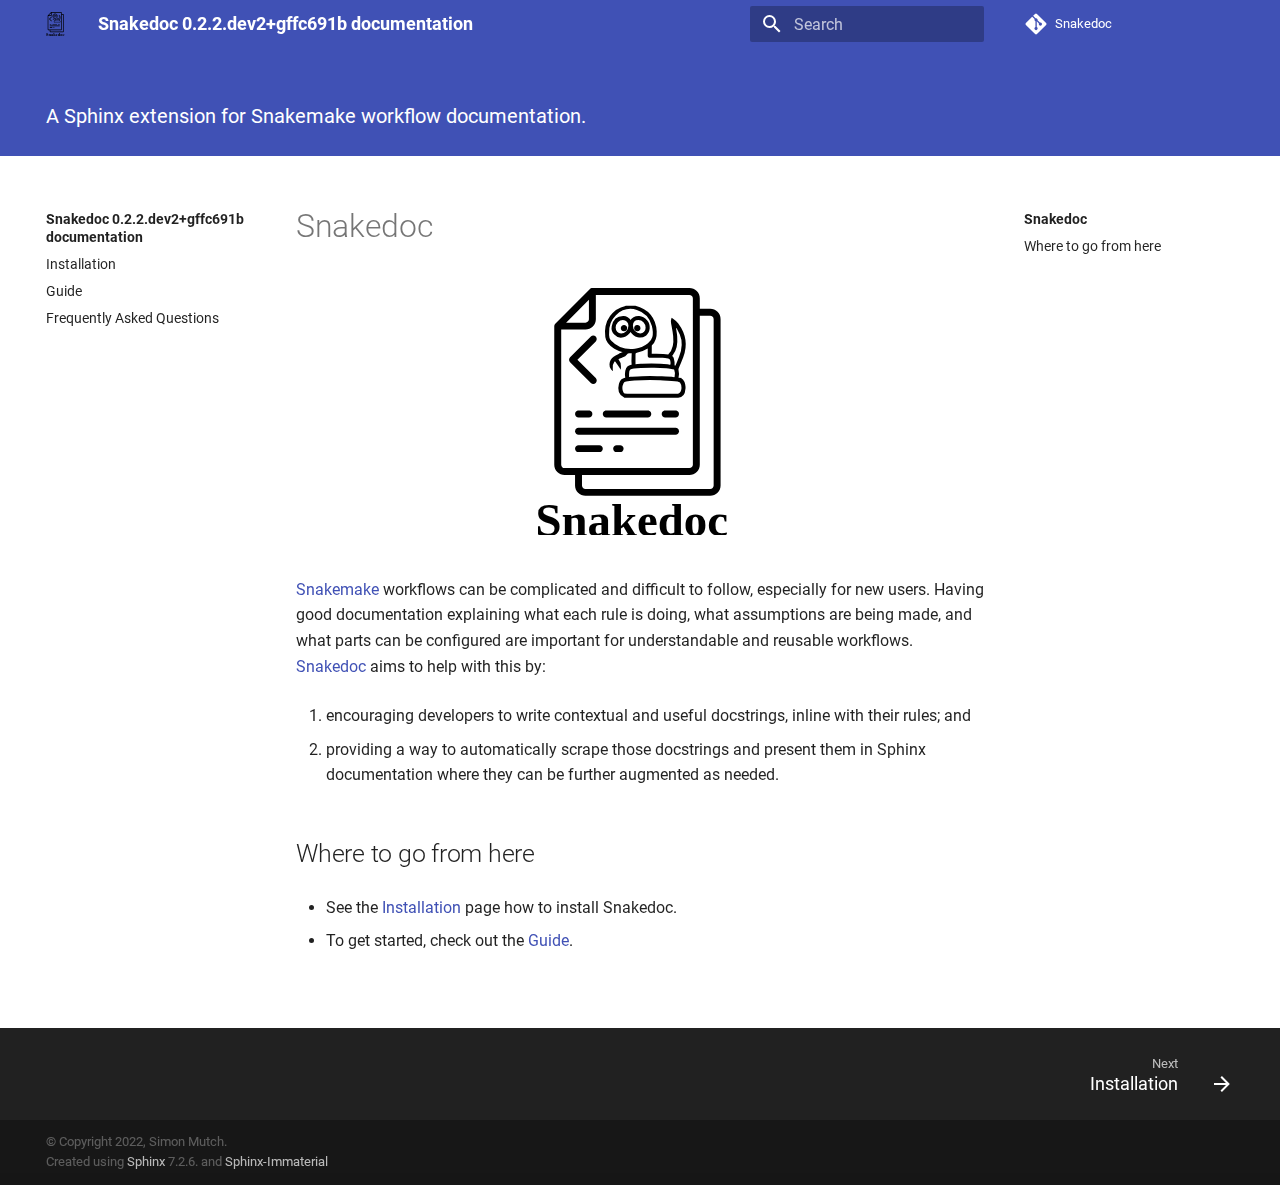
<file: index.html>
<!doctype html>
<html lang="en" class="no-js">
  <head>
    
      <meta charset="utf-8">
      <meta name="viewport" content="width=device-width,initial-scale=1">
      
      
      
      <link rel="icon" href="">
    
    
      
        <title>Snakedoc 0.2.2.dev2+gffc691b documentation</title>
      
    
    
      
      

    
    
    
      
        
        
        <style>:root{--md-text-font:"Roboto";--md-code-font:"Roboto Mono"}</style>
      
    
        <link rel="stylesheet" type="text/css" href="_static/sphinx_immaterial_theme.6ca6f7bca51c7424f.min.css?v=ac9fe992" />
    <script>__md_scope=new URL(".",location),__md_hash=e=>[...e].reduce((e,_)=>(e<<5)-e+_.charCodeAt(0),0),__md_get=(e,_=localStorage,t=__md_scope)=>JSON.parse(_.getItem(t.pathname+"."+e)),__md_set=(e,_,t=localStorage,a=__md_scope)=>{try{t.setItem(a.pathname+"."+e,JSON.stringify(_))}catch(e){}}</script>
    
      

    
    
    
  </head>
  
  
    <body dir="ltr">
  
    
    
      <script>var palette=__md_get("__palette");if(palette&&"object"==typeof palette.color)for(var key of Object.keys(palette.color))document.body.setAttribute("data-md-color-"+key,palette.color[key])</script>
    
    <input class="md-toggle" data-md-toggle="drawer" type="checkbox" id="__drawer" autocomplete="off">
    <input class="md-toggle" data-md-toggle="search" type="checkbox" id="__search" autocomplete="off">
    <label class="md-overlay" for="__drawer"></label>
    <div data-md-component="skip">
      
        
        <a href="#where-to-go-from-here" class="md-skip">
          Skip to content
        </a>
      
    </div>
    <div data-md-component="announce">
      
    </div>
    
    
      

<header class="md-header" data-md-component="header">
  <nav class="md-header__inner md-grid" aria-label="Header">
    <a href="#" title="Snakedoc 0.2.2.dev2+gffc691b documentation" class="md-header__button md-logo" aria-label="Snakedoc 0.2.2.dev2+gffc691b documentation" data-md-component="logo">
      <img src="_static/snakedoc-logo.svg" alt="logo">
    </a>
    <label class="md-header__button md-icon" for="__drawer">
      <svg xmlns="http://www.w3.org/2000/svg" viewBox="0 0 24 24"><path d="M3 6h18v2H3V6m0 5h18v2H3v-2m0 5h18v2H3v-2Z"/></svg>
    </label>
    <div class="md-header__title" data-md-component="header-title">
      <div class="md-header__ellipsis">
        <div class="md-header__topic">
          <span class="md-ellipsis">
            Snakedoc 0.2.2.dev2+gffc691b documentation
          </span>
        </div>
        <div class="md-header__topic" data-md-component="header-topic">
          <span class="md-ellipsis">
            
              Snakedoc
            
          </span>
        </div>
      </div>
    </div>
    
      <form class="md-header__option" data-md-component="palette">
        
      </form>
    
    
    
      <label class="md-header__button md-icon" for="__search">
        <svg xmlns="http://www.w3.org/2000/svg" viewBox="0 0 24 24"><path d="M9.5 3A6.5 6.5 0 0 1 16 9.5c0 1.61-.59 3.09-1.56 4.23l.27.27h.79l5 5-1.5 1.5-5-5v-.79l-.27-.27A6.516 6.516 0 0 1 9.5 16 6.5 6.5 0 0 1 3 9.5 6.5 6.5 0 0 1 9.5 3m0 2C7 5 5 7 5 9.5S7 14 9.5 14 14 12 14 9.5 12 5 9.5 5Z"/></svg>
      </label>
      <div class="md-search" data-md-component="search" role="dialog">
  <label class="md-search__overlay" for="__search"></label>
  <div class="md-search__inner" role="search">
    <form class="md-search__form" name="search">
      <input type="text" class="md-search__input" name="query" aria-label="Search" placeholder="Search" autocapitalize="off" autocorrect="off" autocomplete="off" spellcheck="false" data-md-component="search-query" required>
      <label class="md-search__icon md-icon" for="__search">
        <svg xmlns="http://www.w3.org/2000/svg" viewBox="0 0 24 24"><path d="M9.5 3A6.5 6.5 0 0 1 16 9.5c0 1.61-.59 3.09-1.56 4.23l.27.27h.79l5 5-1.5 1.5-5-5v-.79l-.27-.27A6.516 6.516 0 0 1 9.5 16 6.5 6.5 0 0 1 3 9.5 6.5 6.5 0 0 1 9.5 3m0 2C7 5 5 7 5 9.5S7 14 9.5 14 14 12 14 9.5 12 5 9.5 5Z"/></svg>
        <svg xmlns="http://www.w3.org/2000/svg" viewBox="0 0 24 24"><path d="M20 11v2H8l5.5 5.5-1.42 1.42L4.16 12l7.92-7.92L13.5 5.5 8 11h12Z"/></svg>
      </label>
      <nav class="md-search__options" aria-label="Search">
        
        <button type="reset" class="md-search__icon md-icon" title="Clear" aria-label="Clear" tabindex="-1">
          <svg xmlns="http://www.w3.org/2000/svg" viewBox="0 0 24 24"><path d="M19 6.41 17.59 5 12 10.59 6.41 5 5 6.41 10.59 12 5 17.59 6.41 19 12 13.41 17.59 19 19 17.59 13.41 12 19 6.41Z"/></svg>
        </button>
      </nav>
      
    </form>
    <div class="md-search__output">
      <div class="md-search__scrollwrap" data-md-scrollfix>
        <div class="md-search-result" data-md-component="search-result">
          <div class="md-search-result__meta">
            Initializing search
          </div>
          <ol class="md-search-result__list"></ol>
        </div>
      </div>
    </div>
  </div>
</div>
    
    
      <div class="md-header__source">
        <a href="https://github.com/smutch/snakedoc" title="Go to repository" class="md-source" data-md-component="source">
  <div class="md-source__icon md-icon">
    
    <svg xmlns="http://www.w3.org/2000/svg" viewBox="0 0 448 512"><!--! Font Awesome Free 6.2.0 by @fontawesome - https://fontawesome.com License - https://fontawesome.com/license/free (Icons: CC BY 4.0, Fonts: SIL OFL 1.1, Code: MIT License) Copyright 2022 Fonticons, Inc.--><path d="M439.55 236.05 244 40.45a28.87 28.87 0 0 0-40.81 0l-40.66 40.63 51.52 51.52c27.06-9.14 52.68 16.77 43.39 43.68l49.66 49.66c34.23-11.8 61.18 31 35.47 56.69-26.49 26.49-70.21-2.87-56-37.34L240.22 199v121.85c25.3 12.54 22.26 41.85 9.08 55a34.34 34.34 0 0 1-48.55 0c-17.57-17.6-11.07-46.91 11.25-56v-123c-20.8-8.51-24.6-30.74-18.64-45L142.57 101 8.45 235.14a28.86 28.86 0 0 0 0 40.81l195.61 195.6a28.86 28.86 0 0 0 40.8 0l194.69-194.69a28.86 28.86 0 0 0 0-40.81z"/></svg>
  </div>
  <div class="md-source__repository">
    Snakedoc
  </div>
</a>
      </div>
    
  </nav>
  
</header>
    
    <div class="md-container" data-md-component="container">
      
      

<div class="md-hero" data-md-component="hero">
  <div class="md-hero__inner md-grid">
    <p>A Sphinx extension for Snakemake workflow documentation.</p>
  </div>
</div>

      
      
        
          
        
      
      <main class="md-main" data-md-component="main">
        <div class="md-main__inner md-grid">
          
            
              
              <div class="md-sidebar md-sidebar--primary" data-md-component="sidebar" data-md-type="navigation" >
                <div class="md-sidebar__scrollwrap">
                  <div class="md-sidebar__inner">
                    


<nav class="md-nav md-nav--primary" aria-label="Navigation" data-md-level="0">
  <label class="md-nav__title" for="__drawer">
    <a href="#" title="Snakedoc 0.2.2.dev2+gffc691b documentation" class="md-nav__button md-logo" aria-label="Snakedoc 0.2.2.dev2+gffc691b documentation" data-md-component="logo">
      <img src="_static/snakedoc-logo.svg" alt="logo">
    </a>
    Snakedoc 0.2.2.dev2+gffc691b documentation
  </label>
  
    <div class="md-nav__source">
      <a href="https://github.com/smutch/snakedoc" title="Go to repository" class="md-source" data-md-component="source">
  <div class="md-source__icon md-icon">
    
    <svg xmlns="http://www.w3.org/2000/svg" viewBox="0 0 448 512"><!--! Font Awesome Free 6.2.0 by @fontawesome - https://fontawesome.com License - https://fontawesome.com/license/free (Icons: CC BY 4.0, Fonts: SIL OFL 1.1, Code: MIT License) Copyright 2022 Fonticons, Inc.--><path d="M439.55 236.05 244 40.45a28.87 28.87 0 0 0-40.81 0l-40.66 40.63 51.52 51.52c27.06-9.14 52.68 16.77 43.39 43.68l49.66 49.66c34.23-11.8 61.18 31 35.47 56.69-26.49 26.49-70.21-2.87-56-37.34L240.22 199v121.85c25.3 12.54 22.26 41.85 9.08 55a34.34 34.34 0 0 1-48.55 0c-17.57-17.6-11.07-46.91 11.25-56v-123c-20.8-8.51-24.6-30.74-18.64-45L142.57 101 8.45 235.14a28.86 28.86 0 0 0 0 40.81l195.61 195.6a28.86 28.86 0 0 0 40.8 0l194.69-194.69a28.86 28.86 0 0 0 0-40.81z"/></svg>
  </div>
  <div class="md-source__repository">
    Snakedoc
  </div>
</a>
    </div>
  
  <ul class="md-nav__list" data-md-scrollfix>
    
      
      
      

  
  
  
  
    <li class="md-nav__item">
      <a href="installation.html" class="md-nav__link">
        <span class="md-ellipsis">Installation</span>
      </a>
    </li>
  

    
      
      
      

  
  
  
  
    <li class="md-nav__item">
      <a href="guide.html" class="md-nav__link">
        <span class="md-ellipsis">Guide</span>
      </a>
    </li>
  

    
      
      
      

  
  
  
  
    <li class="md-nav__item">
      <a href="FAQ.html" class="md-nav__link">
        <span class="md-ellipsis">Frequently Asked Questions</span>
      </a>
    </li>
  

    
  </ul>
</nav>
                  </div>
                </div>
              </div>
            
            
              
              <div class="md-sidebar md-sidebar--secondary" data-md-component="sidebar" data-md-type="toc" >
                <div class="md-sidebar__scrollwrap">
                  <div class="md-sidebar__inner">
                    

  

<nav class="md-nav md-nav--secondary">
  
  
  
    <label class="md-nav__title" for="__toc">
      <span class="md-nav__icon md-icon"></span>
      <span class="md-ellipsis">Snakedoc</span>
    </label>
    <ul class="md-nav__list" data-md-component="toc" data-md-scrollfix>
      
        <li class="md-nav__item">
  <a href="#where-to-go-from-here" class="md-nav__link">
    <span class="md-ellipsis">Where to go from here</span>
  </a>
  
</li>
      
    </ul>
  
</nav>
                  </div>
                </div>
              </div>
            
          
          
            <div class="md-content" data-md-component="content">
              <article class="md-content__inner md-typeset" role="main">
                  


<div class="toctree-wrapper compound">
</div>
<h1 id="snakedoc">Snakedoc<a class="headerlink" href="#snakedoc" title="Link to this heading">¶</a></h1>
<img alt="_images/snakedoc-logo.svg" class="no-scaled-link align-center" src="_images/snakedoc-logo.svg" width="30%" /><div class="line-block">
<div class="line"><br /></div>
</div>
<p><a class="reference external" href="https://snakemake.github.io">Snakemake</a> workflows can be complicated and difficult to follow, especially
for new users. Having good documentation explaining what each rule is doing,
what assumptions are being made, and what parts can be configured are important
for understandable and reusable workflows. <a class="reference external" href="https://smutch.github.io/snakedoc/">Snakedoc</a> aims to help with this
by:</p>
<ol class="arabic simple">
<li><p>encouraging developers to write contextual and useful docstrings, inline
with their rules; and</p></li>
<li><p>providing a way to automatically scrape those docstrings and present them in
Sphinx documentation where they can be further augmented as needed.</p></li>
</ol>
<h2 id="where-to-go-from-here">Where to go from here<a class="headerlink" href="#where-to-go-from-here" title="Link to this heading">¶</a></h2>
<ul class="simple">
<li><p>See the <a class="reference internal" href="installation.html"><span class="doc">Installation</span></a> page how to install Snakedoc.</p></li>
<li><p>To get started, check out the <a class="reference internal" href="guide.html"><span class="doc">Guide</span></a>.</p></li>
</ul>
<div class="line-block">
<div class="line"><br /></div>
</div>






                
              </article>
            </div>
          
          
        </div>
        
      </main>
      
        <footer class="md-footer">
  
    
    <nav class="md-footer__inner md-grid" aria-label="Footer" >
      
      
        
        <a href="installation.html" class="md-footer__link md-footer__link--next" aria-label="Next: Installation" rel="next">
          <div class="md-footer__title">
            <div class="md-ellipsis">
              <span class="md-footer__direction">
                Next
              </span>
              Installation
            </div>
          </div>
          <div class="md-footer__button md-icon">
            <svg xmlns="http://www.w3.org/2000/svg" viewBox="0 0 24 24"><path d="M4 11v2h12l-5.5 5.5 1.42 1.42L19.84 12l-7.92-7.92L10.5 5.5 16 11H4Z"/></svg>
          </div>
        </a>
      
    </nav>
  
  
  
  <div class="md-footer-meta md-typeset">
    
    <div class="md-footer-meta__inner md-grid">
      <div class="md-copyright">
  
    <div class="md-footer-copyright__highlight">
        &#169; Copyright 2022, Simon Mutch.
        
    </div>
  
    Created using
    <a href="https://www.sphinx-doc.org/" target="_blank" rel="noopener">Sphinx</a>
    7.2.6.
     and
    <a href="https://github.com/jbms/sphinx-immaterial/" target="_blank" rel="noopener">Sphinx-Immaterial</a>
  
</div>
      
    </div>
    
  </div>
</footer>
      
    </div>
    <div class="md-dialog" data-md-component="dialog">
      <div class="md-dialog__inner md-typeset"></div>
    </div>
    
    <script id="__config" type="application/json">{"base": ".", "features": ["content.code.annotate", "navigation.instant", "toc.follow"], "translations": {"clipboard.copied": "Copied to clipboard", "clipboard.copy": "Copy to clipboard", "search.config.lang": "en", "search.config.pipeline": "trimmer, stopWordFilter", "search.config.separator": "[\\s\\-]+", "search.placeholder": "Search", "search.result.more.one": "1 more on this page", "search.result.more.other": "# more on this page", "search.result.none": "No matching documents", "search.result.one": "1 matching document", "search.result.other": "# matching documents", "search.result.placeholder": "Type to start searching", "search.result.term.missing": "Missing", "select.version.title": "Select version"}}</script>
    
      
        <script src="_static/sphinx_immaterial_theme.1b5b7a2d5891aec19.min.js?v=1e7b0789"></script>
    
  </body>
</html>
</file>
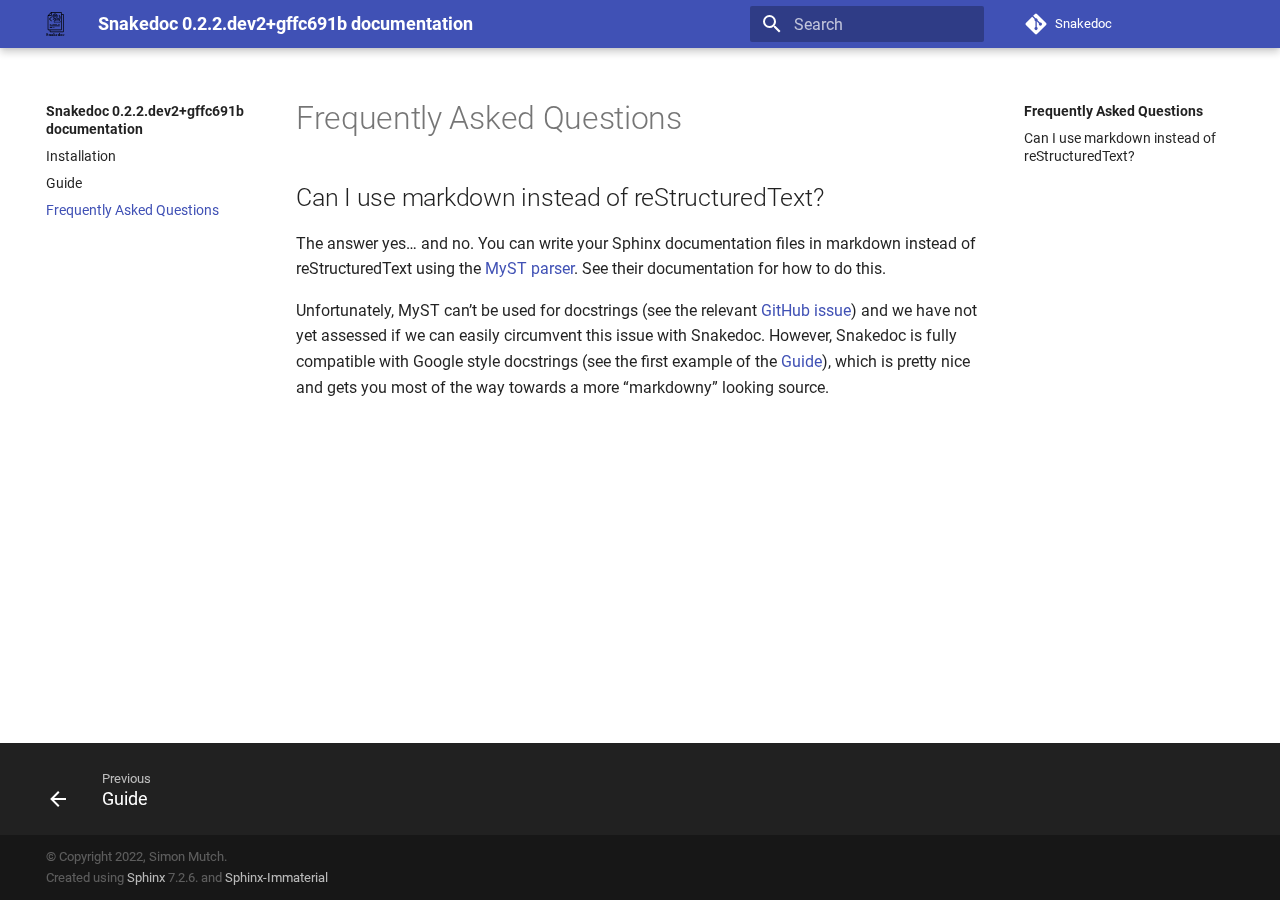
<file: FAQ.html>
<!doctype html>
<html lang="en" class="no-js">
  <head>
    
      <meta charset="utf-8">
      <meta name="viewport" content="width=device-width,initial-scale=1">
      
      
      
      <link rel="icon" href="">
    
    
      
        <title>Frequently Asked Questions - Snakedoc 0.2.2.dev2+gffc691b documentation</title>
      
    
    
      
      

    
    
    
      
        
        
        <style>:root{--md-text-font:"Roboto";--md-code-font:"Roboto Mono"}</style>
      
    
        <link rel="stylesheet" type="text/css" href="_static/sphinx_immaterial_theme.6ca6f7bca51c7424f.min.css?v=ac9fe992" />
    <script>__md_scope=new URL(".",location),__md_hash=e=>[...e].reduce((e,_)=>(e<<5)-e+_.charCodeAt(0),0),__md_get=(e,_=localStorage,t=__md_scope)=>JSON.parse(_.getItem(t.pathname+"."+e)),__md_set=(e,_,t=localStorage,a=__md_scope)=>{try{t.setItem(a.pathname+"."+e,JSON.stringify(_))}catch(e){}}</script>
    
      

    
    
    
  </head>
  
  
    <body dir="ltr">
  
    
    
      <script>var palette=__md_get("__palette");if(palette&&"object"==typeof palette.color)for(var key of Object.keys(palette.color))document.body.setAttribute("data-md-color-"+key,palette.color[key])</script>
    
    <input class="md-toggle" data-md-toggle="drawer" type="checkbox" id="__drawer" autocomplete="off">
    <input class="md-toggle" data-md-toggle="search" type="checkbox" id="__search" autocomplete="off">
    <label class="md-overlay" for="__drawer"></label>
    <div data-md-component="skip">
      
        
        <a href="#can-i-use-markdown-instead-of-restructuredtext" class="md-skip">
          Skip to content
        </a>
      
    </div>
    <div data-md-component="announce">
      
    </div>
    
    
      

<header class="md-header" data-md-component="header">
  <nav class="md-header__inner md-grid" aria-label="Header">
    <a href="index.html" title="Snakedoc 0.2.2.dev2+gffc691b documentation" class="md-header__button md-logo" aria-label="Snakedoc 0.2.2.dev2+gffc691b documentation" data-md-component="logo">
      <img src="_static/snakedoc-logo.svg" alt="logo">
    </a>
    <label class="md-header__button md-icon" for="__drawer">
      <svg xmlns="http://www.w3.org/2000/svg" viewBox="0 0 24 24"><path d="M3 6h18v2H3V6m0 5h18v2H3v-2m0 5h18v2H3v-2Z"/></svg>
    </label>
    <div class="md-header__title" data-md-component="header-title">
      <div class="md-header__ellipsis">
        <div class="md-header__topic">
          <span class="md-ellipsis">
            Snakedoc 0.2.2.dev2+gffc691b documentation
          </span>
        </div>
        <div class="md-header__topic" data-md-component="header-topic">
          <span class="md-ellipsis">
            
              Frequently Asked Questions
            
          </span>
        </div>
      </div>
    </div>
    
      <form class="md-header__option" data-md-component="palette">
        
      </form>
    
    
    
      <label class="md-header__button md-icon" for="__search">
        <svg xmlns="http://www.w3.org/2000/svg" viewBox="0 0 24 24"><path d="M9.5 3A6.5 6.5 0 0 1 16 9.5c0 1.61-.59 3.09-1.56 4.23l.27.27h.79l5 5-1.5 1.5-5-5v-.79l-.27-.27A6.516 6.516 0 0 1 9.5 16 6.5 6.5 0 0 1 3 9.5 6.5 6.5 0 0 1 9.5 3m0 2C7 5 5 7 5 9.5S7 14 9.5 14 14 12 14 9.5 12 5 9.5 5Z"/></svg>
      </label>
      <div class="md-search" data-md-component="search" role="dialog">
  <label class="md-search__overlay" for="__search"></label>
  <div class="md-search__inner" role="search">
    <form class="md-search__form" name="search">
      <input type="text" class="md-search__input" name="query" aria-label="Search" placeholder="Search" autocapitalize="off" autocorrect="off" autocomplete="off" spellcheck="false" data-md-component="search-query" required>
      <label class="md-search__icon md-icon" for="__search">
        <svg xmlns="http://www.w3.org/2000/svg" viewBox="0 0 24 24"><path d="M9.5 3A6.5 6.5 0 0 1 16 9.5c0 1.61-.59 3.09-1.56 4.23l.27.27h.79l5 5-1.5 1.5-5-5v-.79l-.27-.27A6.516 6.516 0 0 1 9.5 16 6.5 6.5 0 0 1 3 9.5 6.5 6.5 0 0 1 9.5 3m0 2C7 5 5 7 5 9.5S7 14 9.5 14 14 12 14 9.5 12 5 9.5 5Z"/></svg>
        <svg xmlns="http://www.w3.org/2000/svg" viewBox="0 0 24 24"><path d="M20 11v2H8l5.5 5.5-1.42 1.42L4.16 12l7.92-7.92L13.5 5.5 8 11h12Z"/></svg>
      </label>
      <nav class="md-search__options" aria-label="Search">
        
        <button type="reset" class="md-search__icon md-icon" title="Clear" aria-label="Clear" tabindex="-1">
          <svg xmlns="http://www.w3.org/2000/svg" viewBox="0 0 24 24"><path d="M19 6.41 17.59 5 12 10.59 6.41 5 5 6.41 10.59 12 5 17.59 6.41 19 12 13.41 17.59 19 19 17.59 13.41 12 19 6.41Z"/></svg>
        </button>
      </nav>
      
    </form>
    <div class="md-search__output">
      <div class="md-search__scrollwrap" data-md-scrollfix>
        <div class="md-search-result" data-md-component="search-result">
          <div class="md-search-result__meta">
            Initializing search
          </div>
          <ol class="md-search-result__list"></ol>
        </div>
      </div>
    </div>
  </div>
</div>
    
    
      <div class="md-header__source">
        <a href="https://github.com/smutch/snakedoc" title="Go to repository" class="md-source" data-md-component="source">
  <div class="md-source__icon md-icon">
    
    <svg xmlns="http://www.w3.org/2000/svg" viewBox="0 0 448 512"><!--! Font Awesome Free 6.2.0 by @fontawesome - https://fontawesome.com License - https://fontawesome.com/license/free (Icons: CC BY 4.0, Fonts: SIL OFL 1.1, Code: MIT License) Copyright 2022 Fonticons, Inc.--><path d="M439.55 236.05 244 40.45a28.87 28.87 0 0 0-40.81 0l-40.66 40.63 51.52 51.52c27.06-9.14 52.68 16.77 43.39 43.68l49.66 49.66c34.23-11.8 61.18 31 35.47 56.69-26.49 26.49-70.21-2.87-56-37.34L240.22 199v121.85c25.3 12.54 22.26 41.85 9.08 55a34.34 34.34 0 0 1-48.55 0c-17.57-17.6-11.07-46.91 11.25-56v-123c-20.8-8.51-24.6-30.74-18.64-45L142.57 101 8.45 235.14a28.86 28.86 0 0 0 0 40.81l195.61 195.6a28.86 28.86 0 0 0 40.8 0l194.69-194.69a28.86 28.86 0 0 0 0-40.81z"/></svg>
  </div>
  <div class="md-source__repository">
    Snakedoc
  </div>
</a>
      </div>
    
  </nav>
  
</header>
    
    <div class="md-container" data-md-component="container">
      
      
      
      
        
          
        
      
      <main class="md-main" data-md-component="main">
        <div class="md-main__inner md-grid">
          
            
              
              <div class="md-sidebar md-sidebar--primary" data-md-component="sidebar" data-md-type="navigation" >
                <div class="md-sidebar__scrollwrap">
                  <div class="md-sidebar__inner">
                    


<nav class="md-nav md-nav--primary" aria-label="Navigation" data-md-level="0">
  <label class="md-nav__title" for="__drawer">
    <a href="index.html" title="Snakedoc 0.2.2.dev2+gffc691b documentation" class="md-nav__button md-logo" aria-label="Snakedoc 0.2.2.dev2+gffc691b documentation" data-md-component="logo">
      <img src="_static/snakedoc-logo.svg" alt="logo">
    </a>
    Snakedoc 0.2.2.dev2+gffc691b documentation
  </label>
  
    <div class="md-nav__source">
      <a href="https://github.com/smutch/snakedoc" title="Go to repository" class="md-source" data-md-component="source">
  <div class="md-source__icon md-icon">
    
    <svg xmlns="http://www.w3.org/2000/svg" viewBox="0 0 448 512"><!--! Font Awesome Free 6.2.0 by @fontawesome - https://fontawesome.com License - https://fontawesome.com/license/free (Icons: CC BY 4.0, Fonts: SIL OFL 1.1, Code: MIT License) Copyright 2022 Fonticons, Inc.--><path d="M439.55 236.05 244 40.45a28.87 28.87 0 0 0-40.81 0l-40.66 40.63 51.52 51.52c27.06-9.14 52.68 16.77 43.39 43.68l49.66 49.66c34.23-11.8 61.18 31 35.47 56.69-26.49 26.49-70.21-2.87-56-37.34L240.22 199v121.85c25.3 12.54 22.26 41.85 9.08 55a34.34 34.34 0 0 1-48.55 0c-17.57-17.6-11.07-46.91 11.25-56v-123c-20.8-8.51-24.6-30.74-18.64-45L142.57 101 8.45 235.14a28.86 28.86 0 0 0 0 40.81l195.61 195.6a28.86 28.86 0 0 0 40.8 0l194.69-194.69a28.86 28.86 0 0 0 0-40.81z"/></svg>
  </div>
  <div class="md-source__repository">
    Snakedoc
  </div>
</a>
    </div>
  
  <ul class="md-nav__list" data-md-scrollfix>
    
      
      
      

  
  
  
  
    <li class="md-nav__item">
      <a href="installation.html" class="md-nav__link">
        <span class="md-ellipsis">Installation</span>
      </a>
    </li>
  

    
      
      
      

  
  
  
  
    <li class="md-nav__item">
      <a href="guide.html" class="md-nav__link">
        <span class="md-ellipsis">Guide</span>
      </a>
    </li>
  

    
      
      
      

  
  
    
  
    
  
  
    <li class="md-nav__item md-nav__item--active">
      
      
      <input class="md-nav__toggle md-toggle" data-md-toggle="toc" type="checkbox" id="__toc">
      
        <label class="md-nav__link md-nav__link--active" for="__toc">
          <span class="md-ellipsis">Frequently Asked Questions</span>
          <span class="md-nav__icon md-icon"></span>
        </label>
      
      <a href="#" class="md-nav__link md-nav__link--active">
        <span class="md-ellipsis">Frequently Asked Questions</span>
      </a>
      
        

  

<nav class="md-nav md-nav--secondary">
  
  
    
  
  
    <label class="md-nav__title" for="__toc">
      <span class="md-nav__icon md-icon"></span>
      <span class="md-ellipsis">Frequently Asked Questions</span>
    </label>
    <ul class="md-nav__list" data-md-component="toc" data-md-scrollfix>
      
        <li class="md-nav__item">
  <a href="#can-i-use-markdown-instead-of-restructuredtext" class="md-nav__link">
    <span class="md-ellipsis">Can I use markdown instead of re<wbr>Structured<wbr>Text?</span>
  </a>
  
</li>
      
    </ul>
  
</nav>
      
    </li>
  

    
  </ul>
</nav>
                  </div>
                </div>
              </div>
            
            
              
              <div class="md-sidebar md-sidebar--secondary" data-md-component="sidebar" data-md-type="toc" >
                <div class="md-sidebar__scrollwrap">
                  <div class="md-sidebar__inner">
                    

  

<nav class="md-nav md-nav--secondary">
  
  
  
    <label class="md-nav__title" for="__toc">
      <span class="md-nav__icon md-icon"></span>
      <span class="md-ellipsis">Frequently Asked Questions</span>
    </label>
    <ul class="md-nav__list" data-md-component="toc" data-md-scrollfix>
      
        <li class="md-nav__item">
  <a href="#can-i-use-markdown-instead-of-restructuredtext" class="md-nav__link">
    <span class="md-ellipsis">Can I use markdown instead of re<wbr>Structured<wbr>Text?</span>
  </a>
  
</li>
      
    </ul>
  
</nav>
                  </div>
                </div>
              </div>
            
          
          
            <div class="md-content" data-md-component="content">
              <article class="md-content__inner md-typeset" role="main">
                  


<h1 id="frequently-asked-questions">Frequently Asked Questions<a class="headerlink" href="#frequently-asked-questions" title="Link to this heading">¶</a></h1>
<h2 id="can-i-use-markdown-instead-of-restructuredtext">Can I use markdown instead of reStructuredText?<a class="headerlink" href="#can-i-use-markdown-instead-of-restructuredtext" title="Link to this heading">¶</a></h2>
<p>The answer yes… and no. You can write your Sphinx documentation files in
markdown instead of reStructuredText using the <a class="reference external" href="https://myst-parser.readthedocs.io/en/latest/">MyST parser</a>. See their documentation for
how to do this.</p>
<p>Unfortunately, MyST can’t be used for docstrings (see the relevant <a class="reference external" href="https://github.com/executablebooks/MyST-Parser/issues/228">GitHub
issue</a>) and we
have not yet assessed if we can easily circumvent this issue with Snakedoc.
However, Snakedoc is fully compatible with Google style docstrings (see the
first example of the <a class="reference internal" href="guide.html"><span class="doc">Guide</span></a>), which is pretty nice and gets you most of
the way towards a more “markdowny” looking source.</p>






                
              </article>
            </div>
          
          
        </div>
        
      </main>
      
        <footer class="md-footer">
  
    
    <nav class="md-footer__inner md-grid" aria-label="Footer" >
      
        
        <a href="guide.html" class="md-footer__link md-footer__link--prev" aria-label="Previous: Guide" rel="prev">
          <div class="md-footer__button md-icon">
            <svg xmlns="http://www.w3.org/2000/svg" viewBox="0 0 24 24"><path d="M20 11v2H8l5.5 5.5-1.42 1.42L4.16 12l7.92-7.92L13.5 5.5 8 11h12Z"/></svg>
          </div>
          <div class="md-footer__title">
            <div class="md-ellipsis">
              <span class="md-footer__direction">
                Previous
              </span>
              Guide
            </div>
          </div>
        </a>
      
      
    </nav>
  
  
  
  <div class="md-footer-meta md-typeset">
    
    <div class="md-footer-meta__inner md-grid">
      <div class="md-copyright">
  
    <div class="md-footer-copyright__highlight">
        &#169; Copyright 2022, Simon Mutch.
        
    </div>
  
    Created using
    <a href="https://www.sphinx-doc.org/" target="_blank" rel="noopener">Sphinx</a>
    7.2.6.
     and
    <a href="https://github.com/jbms/sphinx-immaterial/" target="_blank" rel="noopener">Sphinx-Immaterial</a>
  
</div>
      
    </div>
    
  </div>
</footer>
      
    </div>
    <div class="md-dialog" data-md-component="dialog">
      <div class="md-dialog__inner md-typeset"></div>
    </div>
    
    <script id="__config" type="application/json">{"base": ".", "features": ["content.code.annotate", "navigation.instant", "toc.follow"], "translations": {"clipboard.copied": "Copied to clipboard", "clipboard.copy": "Copy to clipboard", "search.config.lang": "en", "search.config.pipeline": "trimmer, stopWordFilter", "search.config.separator": "[\\s\\-]+", "search.placeholder": "Search", "search.result.more.one": "1 more on this page", "search.result.more.other": "# more on this page", "search.result.none": "No matching documents", "search.result.one": "1 matching document", "search.result.other": "# matching documents", "search.result.placeholder": "Type to start searching", "search.result.term.missing": "Missing", "select.version.title": "Select version"}}</script>
    
      
        <script src="_static/sphinx_immaterial_theme.1b5b7a2d5891aec19.min.js?v=1e7b0789"></script>
    
  </body>
</html>
</file>
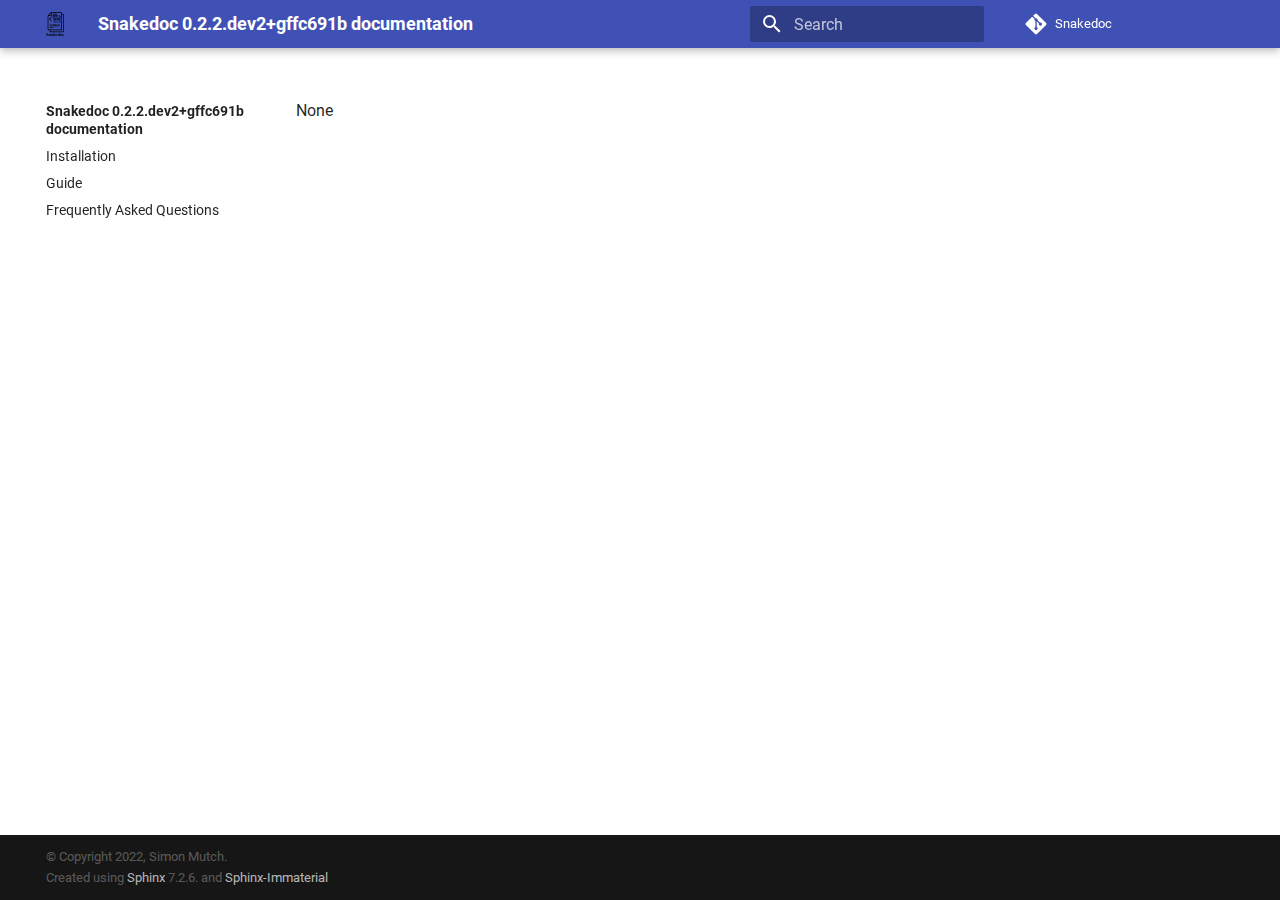
<file: genindex.html>
<!doctype html>
<html lang="en" class="no-js">
  <head>
    
      <meta charset="utf-8">
      <meta name="viewport" content="width=device-width,initial-scale=1">
      
      
      
      <link rel="icon" href="">
    
    
      
        <title>None - Snakedoc 0.2.2.dev2+gffc691b documentation</title>
      
    
    
      
      

    
    
    
      
        
        
        <style>:root{--md-text-font:"Roboto";--md-code-font:"Roboto Mono"}</style>
      
    
        <link rel="stylesheet" type="text/css" href="_static/sphinx_immaterial_theme.6ca6f7bca51c7424f.min.css?v=ac9fe992" />
    <script>__md_scope=new URL(".",location),__md_hash=e=>[...e].reduce((e,_)=>(e<<5)-e+_.charCodeAt(0),0),__md_get=(e,_=localStorage,t=__md_scope)=>JSON.parse(_.getItem(t.pathname+"."+e)),__md_set=(e,_,t=localStorage,a=__md_scope)=>{try{t.setItem(a.pathname+"."+e,JSON.stringify(_))}catch(e){}}</script>
    
      

    
    
    
  </head>
  
  
    <body dir="ltr">
  
    
    
      <script>var palette=__md_get("__palette");if(palette&&"object"==typeof palette.color)for(var key of Object.keys(palette.color))document.body.setAttribute("data-md-color-"+key,palette.color[key])</script>
    
    <input class="md-toggle" data-md-toggle="drawer" type="checkbox" id="__drawer" autocomplete="off">
    <input class="md-toggle" data-md-toggle="search" type="checkbox" id="__search" autocomplete="off">
    <label class="md-overlay" for="__drawer"></label>
    <div data-md-component="skip">
      
    </div>
    <div data-md-component="announce">
      
    </div>
    
    
      

<header class="md-header" data-md-component="header">
  <nav class="md-header__inner md-grid" aria-label="Header">
    <a href="index.html" title="Snakedoc 0.2.2.dev2+gffc691b documentation" class="md-header__button md-logo" aria-label="Snakedoc 0.2.2.dev2+gffc691b documentation" data-md-component="logo">
      <img src="_static/snakedoc-logo.svg" alt="logo">
    </a>
    <label class="md-header__button md-icon" for="__drawer">
      <svg xmlns="http://www.w3.org/2000/svg" viewBox="0 0 24 24"><path d="M3 6h18v2H3V6m0 5h18v2H3v-2m0 5h18v2H3v-2Z"/></svg>
    </label>
    <div class="md-header__title" data-md-component="header-title">
      <div class="md-header__ellipsis">
        <div class="md-header__topic">
          <span class="md-ellipsis">
            Snakedoc 0.2.2.dev2+gffc691b documentation
          </span>
        </div>
        <div class="md-header__topic" data-md-component="header-topic">
          <span class="md-ellipsis">
            
              None
            
          </span>
        </div>
      </div>
    </div>
    
      <form class="md-header__option" data-md-component="palette">
        
      </form>
    
    
    
      <label class="md-header__button md-icon" for="__search">
        <svg xmlns="http://www.w3.org/2000/svg" viewBox="0 0 24 24"><path d="M9.5 3A6.5 6.5 0 0 1 16 9.5c0 1.61-.59 3.09-1.56 4.23l.27.27h.79l5 5-1.5 1.5-5-5v-.79l-.27-.27A6.516 6.516 0 0 1 9.5 16 6.5 6.5 0 0 1 3 9.5 6.5 6.5 0 0 1 9.5 3m0 2C7 5 5 7 5 9.5S7 14 9.5 14 14 12 14 9.5 12 5 9.5 5Z"/></svg>
      </label>
      <div class="md-search" data-md-component="search" role="dialog">
  <label class="md-search__overlay" for="__search"></label>
  <div class="md-search__inner" role="search">
    <form class="md-search__form" name="search">
      <input type="text" class="md-search__input" name="query" aria-label="Search" placeholder="Search" autocapitalize="off" autocorrect="off" autocomplete="off" spellcheck="false" data-md-component="search-query" required>
      <label class="md-search__icon md-icon" for="__search">
        <svg xmlns="http://www.w3.org/2000/svg" viewBox="0 0 24 24"><path d="M9.5 3A6.5 6.5 0 0 1 16 9.5c0 1.61-.59 3.09-1.56 4.23l.27.27h.79l5 5-1.5 1.5-5-5v-.79l-.27-.27A6.516 6.516 0 0 1 9.5 16 6.5 6.5 0 0 1 3 9.5 6.5 6.5 0 0 1 9.5 3m0 2C7 5 5 7 5 9.5S7 14 9.5 14 14 12 14 9.5 12 5 9.5 5Z"/></svg>
        <svg xmlns="http://www.w3.org/2000/svg" viewBox="0 0 24 24"><path d="M20 11v2H8l5.5 5.5-1.42 1.42L4.16 12l7.92-7.92L13.5 5.5 8 11h12Z"/></svg>
      </label>
      <nav class="md-search__options" aria-label="Search">
        
        <button type="reset" class="md-search__icon md-icon" title="Clear" aria-label="Clear" tabindex="-1">
          <svg xmlns="http://www.w3.org/2000/svg" viewBox="0 0 24 24"><path d="M19 6.41 17.59 5 12 10.59 6.41 5 5 6.41 10.59 12 5 17.59 6.41 19 12 13.41 17.59 19 19 17.59 13.41 12 19 6.41Z"/></svg>
        </button>
      </nav>
      
    </form>
    <div class="md-search__output">
      <div class="md-search__scrollwrap" data-md-scrollfix>
        <div class="md-search-result" data-md-component="search-result">
          <div class="md-search-result__meta">
            Initializing search
          </div>
          <ol class="md-search-result__list"></ol>
        </div>
      </div>
    </div>
  </div>
</div>
    
    
      <div class="md-header__source">
        <a href="https://github.com/smutch/snakedoc" title="Go to repository" class="md-source" data-md-component="source">
  <div class="md-source__icon md-icon">
    
    <svg xmlns="http://www.w3.org/2000/svg" viewBox="0 0 448 512"><!--! Font Awesome Free 6.2.0 by @fontawesome - https://fontawesome.com License - https://fontawesome.com/license/free (Icons: CC BY 4.0, Fonts: SIL OFL 1.1, Code: MIT License) Copyright 2022 Fonticons, Inc.--><path d="M439.55 236.05 244 40.45a28.87 28.87 0 0 0-40.81 0l-40.66 40.63 51.52 51.52c27.06-9.14 52.68 16.77 43.39 43.68l49.66 49.66c34.23-11.8 61.18 31 35.47 56.69-26.49 26.49-70.21-2.87-56-37.34L240.22 199v121.85c25.3 12.54 22.26 41.85 9.08 55a34.34 34.34 0 0 1-48.55 0c-17.57-17.6-11.07-46.91 11.25-56v-123c-20.8-8.51-24.6-30.74-18.64-45L142.57 101 8.45 235.14a28.86 28.86 0 0 0 0 40.81l195.61 195.6a28.86 28.86 0 0 0 40.8 0l194.69-194.69a28.86 28.86 0 0 0 0-40.81z"/></svg>
  </div>
  <div class="md-source__repository">
    Snakedoc
  </div>
</a>
      </div>
    
  </nav>
  
</header>
    
    <div class="md-container" data-md-component="container">
      
      
      
      
        
          
        
      
      <main class="md-main" data-md-component="main">
        <div class="md-main__inner md-grid">
          
            
              
              <div class="md-sidebar md-sidebar--primary" data-md-component="sidebar" data-md-type="navigation" >
                <div class="md-sidebar__scrollwrap">
                  <div class="md-sidebar__inner">
                    


<nav class="md-nav md-nav--primary" aria-label="Navigation" data-md-level="0">
  <label class="md-nav__title" for="__drawer">
    <a href="index.html" title="Snakedoc 0.2.2.dev2+gffc691b documentation" class="md-nav__button md-logo" aria-label="Snakedoc 0.2.2.dev2+gffc691b documentation" data-md-component="logo">
      <img src="_static/snakedoc-logo.svg" alt="logo">
    </a>
    Snakedoc 0.2.2.dev2+gffc691b documentation
  </label>
  
    <div class="md-nav__source">
      <a href="https://github.com/smutch/snakedoc" title="Go to repository" class="md-source" data-md-component="source">
  <div class="md-source__icon md-icon">
    
    <svg xmlns="http://www.w3.org/2000/svg" viewBox="0 0 448 512"><!--! Font Awesome Free 6.2.0 by @fontawesome - https://fontawesome.com License - https://fontawesome.com/license/free (Icons: CC BY 4.0, Fonts: SIL OFL 1.1, Code: MIT License) Copyright 2022 Fonticons, Inc.--><path d="M439.55 236.05 244 40.45a28.87 28.87 0 0 0-40.81 0l-40.66 40.63 51.52 51.52c27.06-9.14 52.68 16.77 43.39 43.68l49.66 49.66c34.23-11.8 61.18 31 35.47 56.69-26.49 26.49-70.21-2.87-56-37.34L240.22 199v121.85c25.3 12.54 22.26 41.85 9.08 55a34.34 34.34 0 0 1-48.55 0c-17.57-17.6-11.07-46.91 11.25-56v-123c-20.8-8.51-24.6-30.74-18.64-45L142.57 101 8.45 235.14a28.86 28.86 0 0 0 0 40.81l195.61 195.6a28.86 28.86 0 0 0 40.8 0l194.69-194.69a28.86 28.86 0 0 0 0-40.81z"/></svg>
  </div>
  <div class="md-source__repository">
    Snakedoc
  </div>
</a>
    </div>
  
  <ul class="md-nav__list" data-md-scrollfix>
    
      
      
      

  
  
  
  
    <li class="md-nav__item">
      <a href="installation.html" class="md-nav__link">
        <span class="md-ellipsis">Installation</span>
      </a>
    </li>
  

    
      
      
      

  
  
  
  
    <li class="md-nav__item">
      <a href="guide.html" class="md-nav__link">
        <span class="md-ellipsis">Guide</span>
      </a>
    </li>
  

    
      
      
      

  
  
  
  
    <li class="md-nav__item">
      <a href="FAQ.html" class="md-nav__link">
        <span class="md-ellipsis">Frequently Asked Questions</span>
      </a>
    </li>
  

    
  </ul>
</nav>
                  </div>
                </div>
              </div>
            
            
              
              <div class="md-sidebar md-sidebar--secondary" data-md-component="sidebar" data-md-type="toc" >
                <div class="md-sidebar__scrollwrap">
                  <div class="md-sidebar__inner">
                    

<nav class="md-nav md-nav--secondary">
  
  
  
</nav>
                  </div>
                </div>
              </div>
            
          
          
            <div class="md-content" data-md-component="content">
              <article class="md-content__inner md-typeset" role="main">
                  


None





                
              </article>
            </div>
          
          
        </div>
        
      </main>
      
        <footer class="md-footer">
  
  
  
  <div class="md-footer-meta md-typeset">
    
    <div class="md-footer-meta__inner md-grid">
      <div class="md-copyright">
  
    <div class="md-footer-copyright__highlight">
        &#169; Copyright 2022, Simon Mutch.
        
    </div>
  
    Created using
    <a href="https://www.sphinx-doc.org/" target="_blank" rel="noopener">Sphinx</a>
    7.2.6.
     and
    <a href="https://github.com/jbms/sphinx-immaterial/" target="_blank" rel="noopener">Sphinx-Immaterial</a>
  
</div>
      
    </div>
    
  </div>
</footer>
      
    </div>
    <div class="md-dialog" data-md-component="dialog">
      <div class="md-dialog__inner md-typeset"></div>
    </div>
    
    <script id="__config" type="application/json">{"base": ".", "features": ["content.code.annotate", "navigation.instant", "toc.follow"], "translations": {"clipboard.copied": "Copied to clipboard", "clipboard.copy": "Copy to clipboard", "search.config.lang": "en", "search.config.pipeline": "trimmer, stopWordFilter", "search.config.separator": "[\\s\\-]+", "search.placeholder": "Search", "search.result.more.one": "1 more on this page", "search.result.more.other": "# more on this page", "search.result.none": "No matching documents", "search.result.one": "1 matching document", "search.result.other": "# matching documents", "search.result.placeholder": "Type to start searching", "search.result.term.missing": "Missing", "select.version.title": "Select version"}}</script>
    
      
        <script src="_static/sphinx_immaterial_theme.1b5b7a2d5891aec19.min.js?v=1e7b0789"></script>
    
  </body>
</html>
</file>
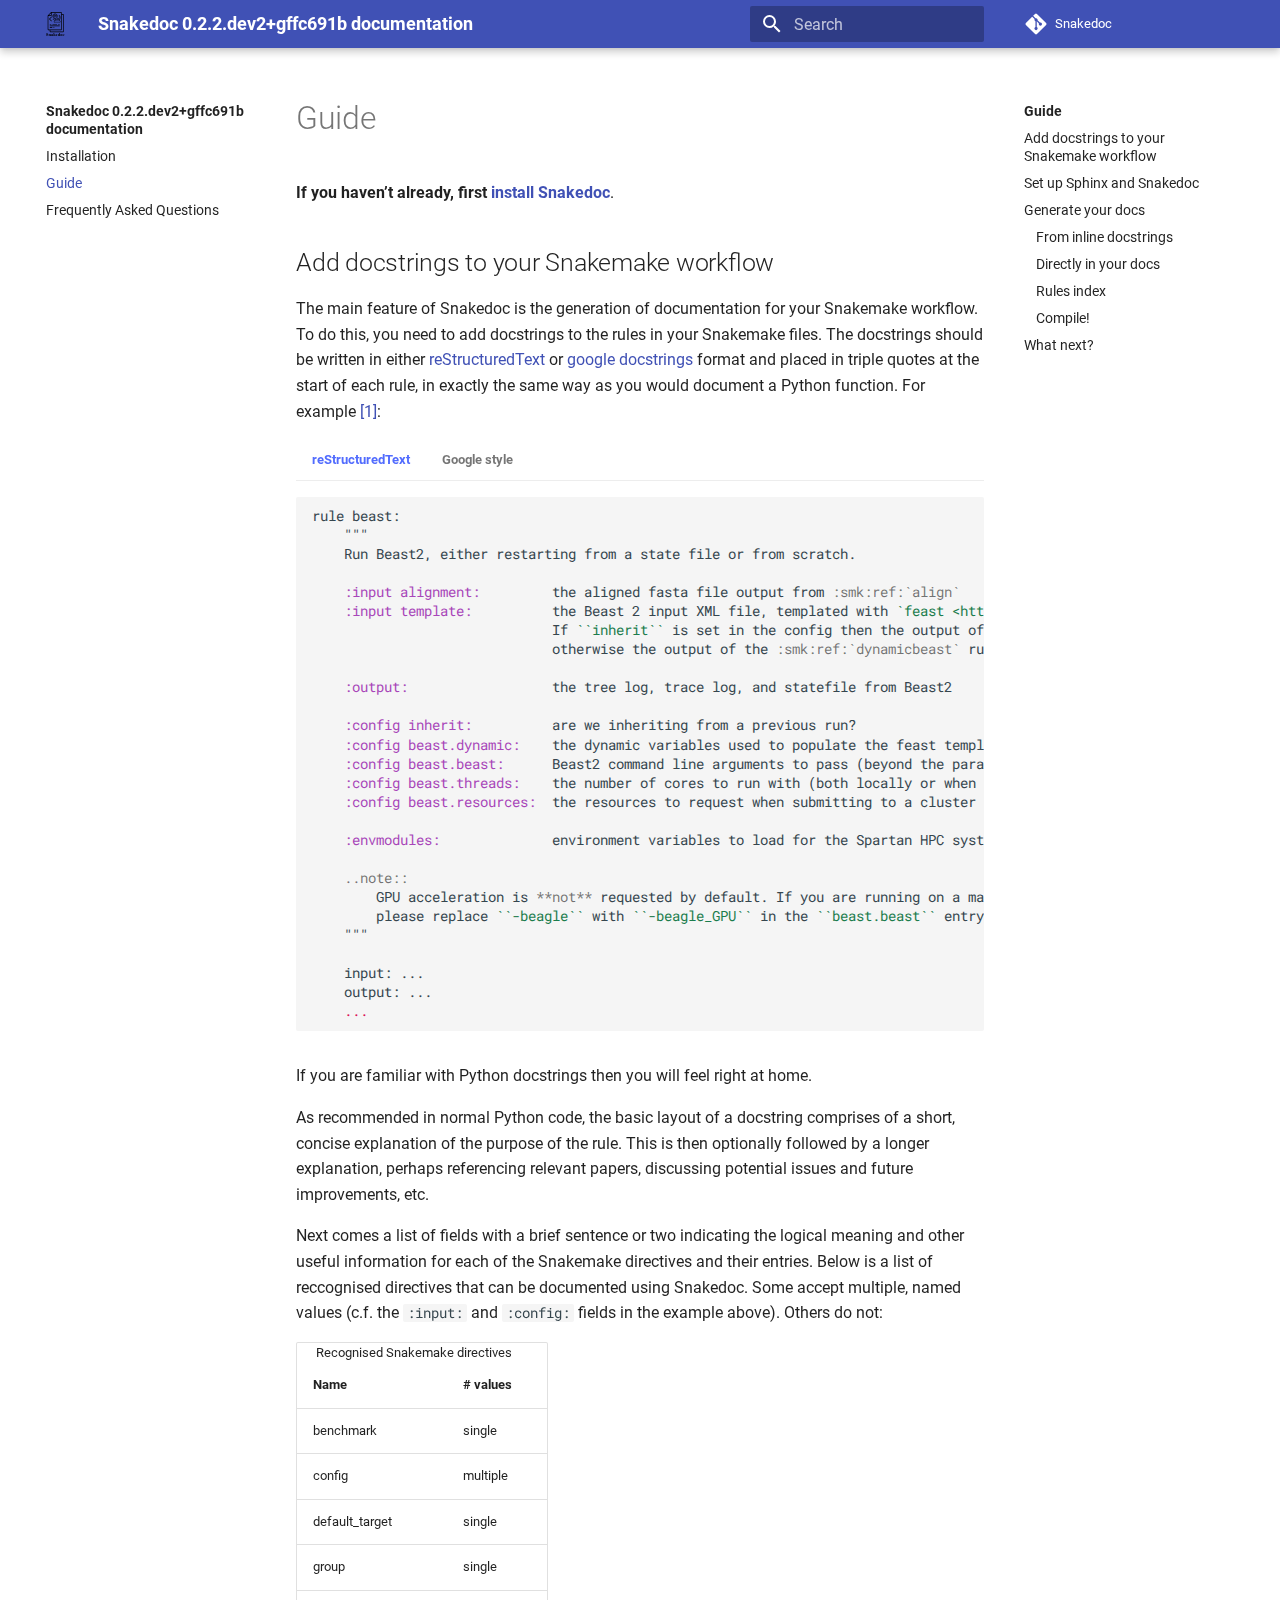
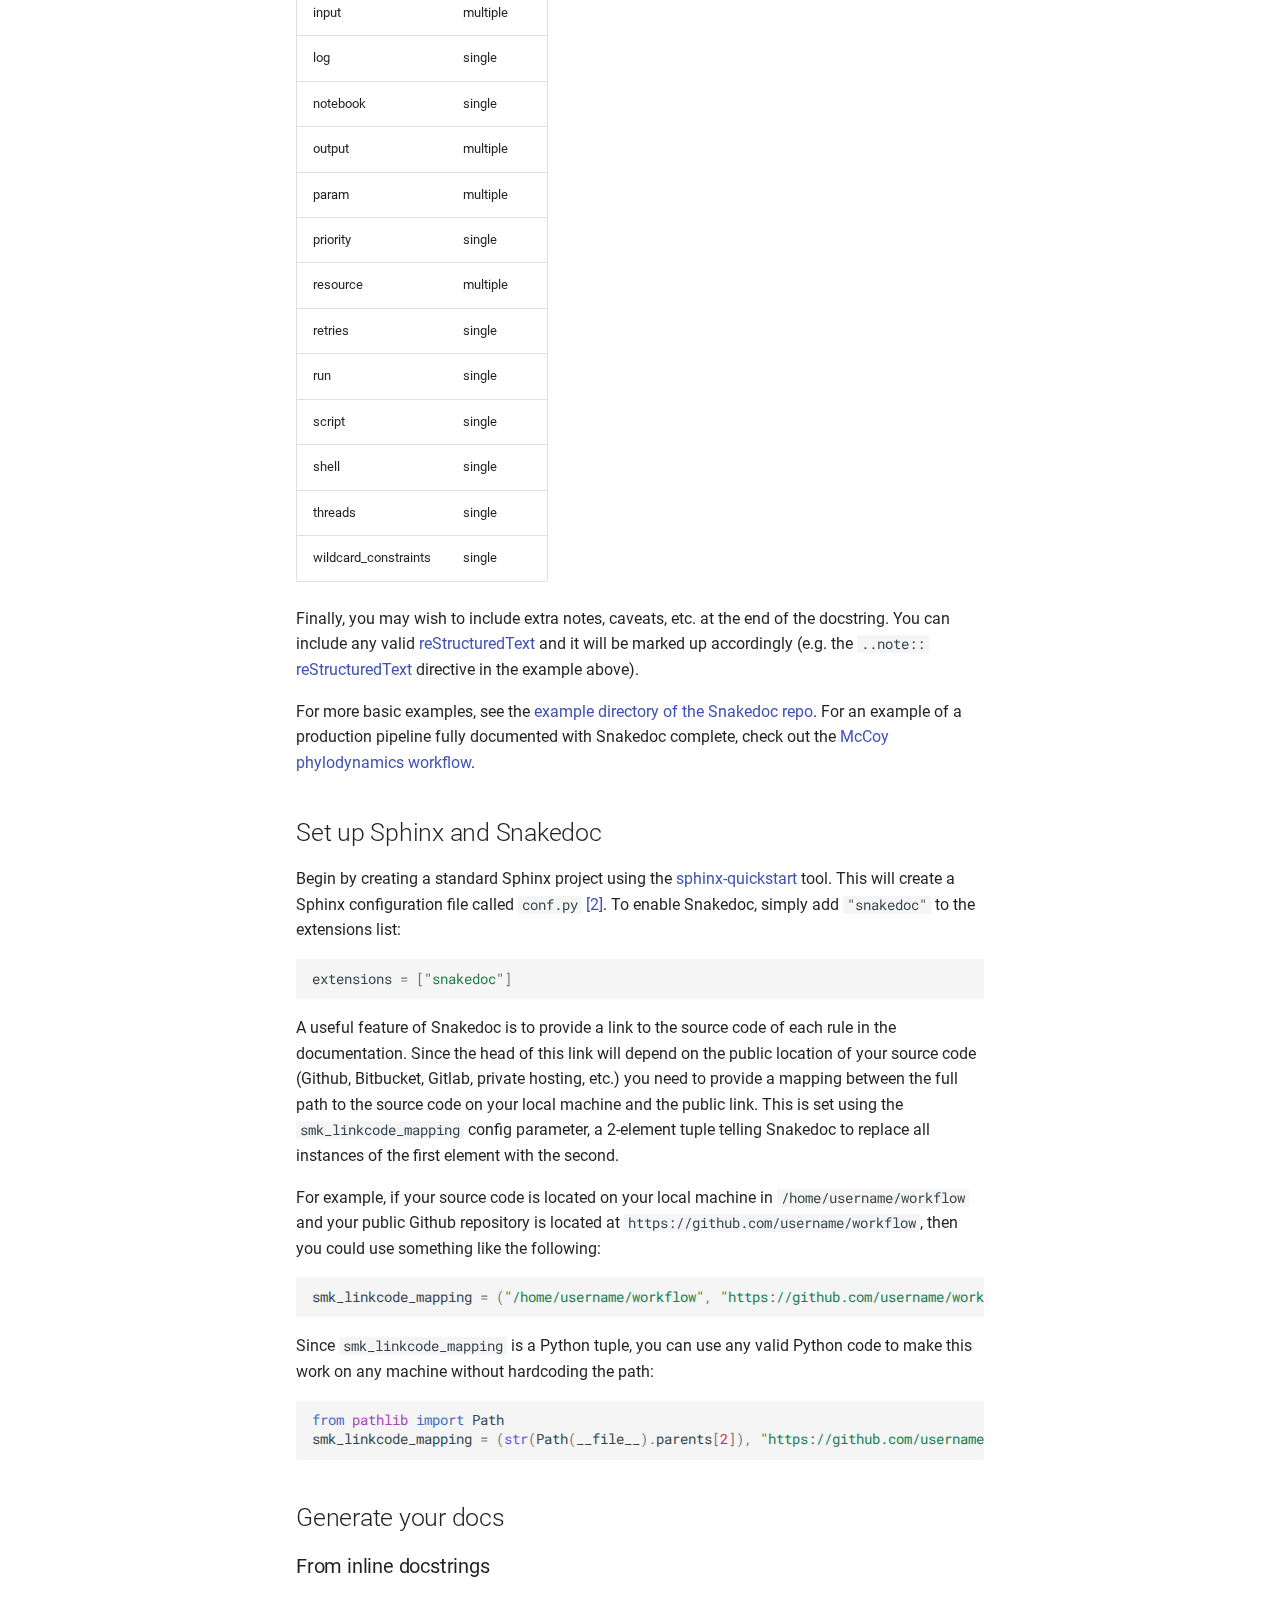
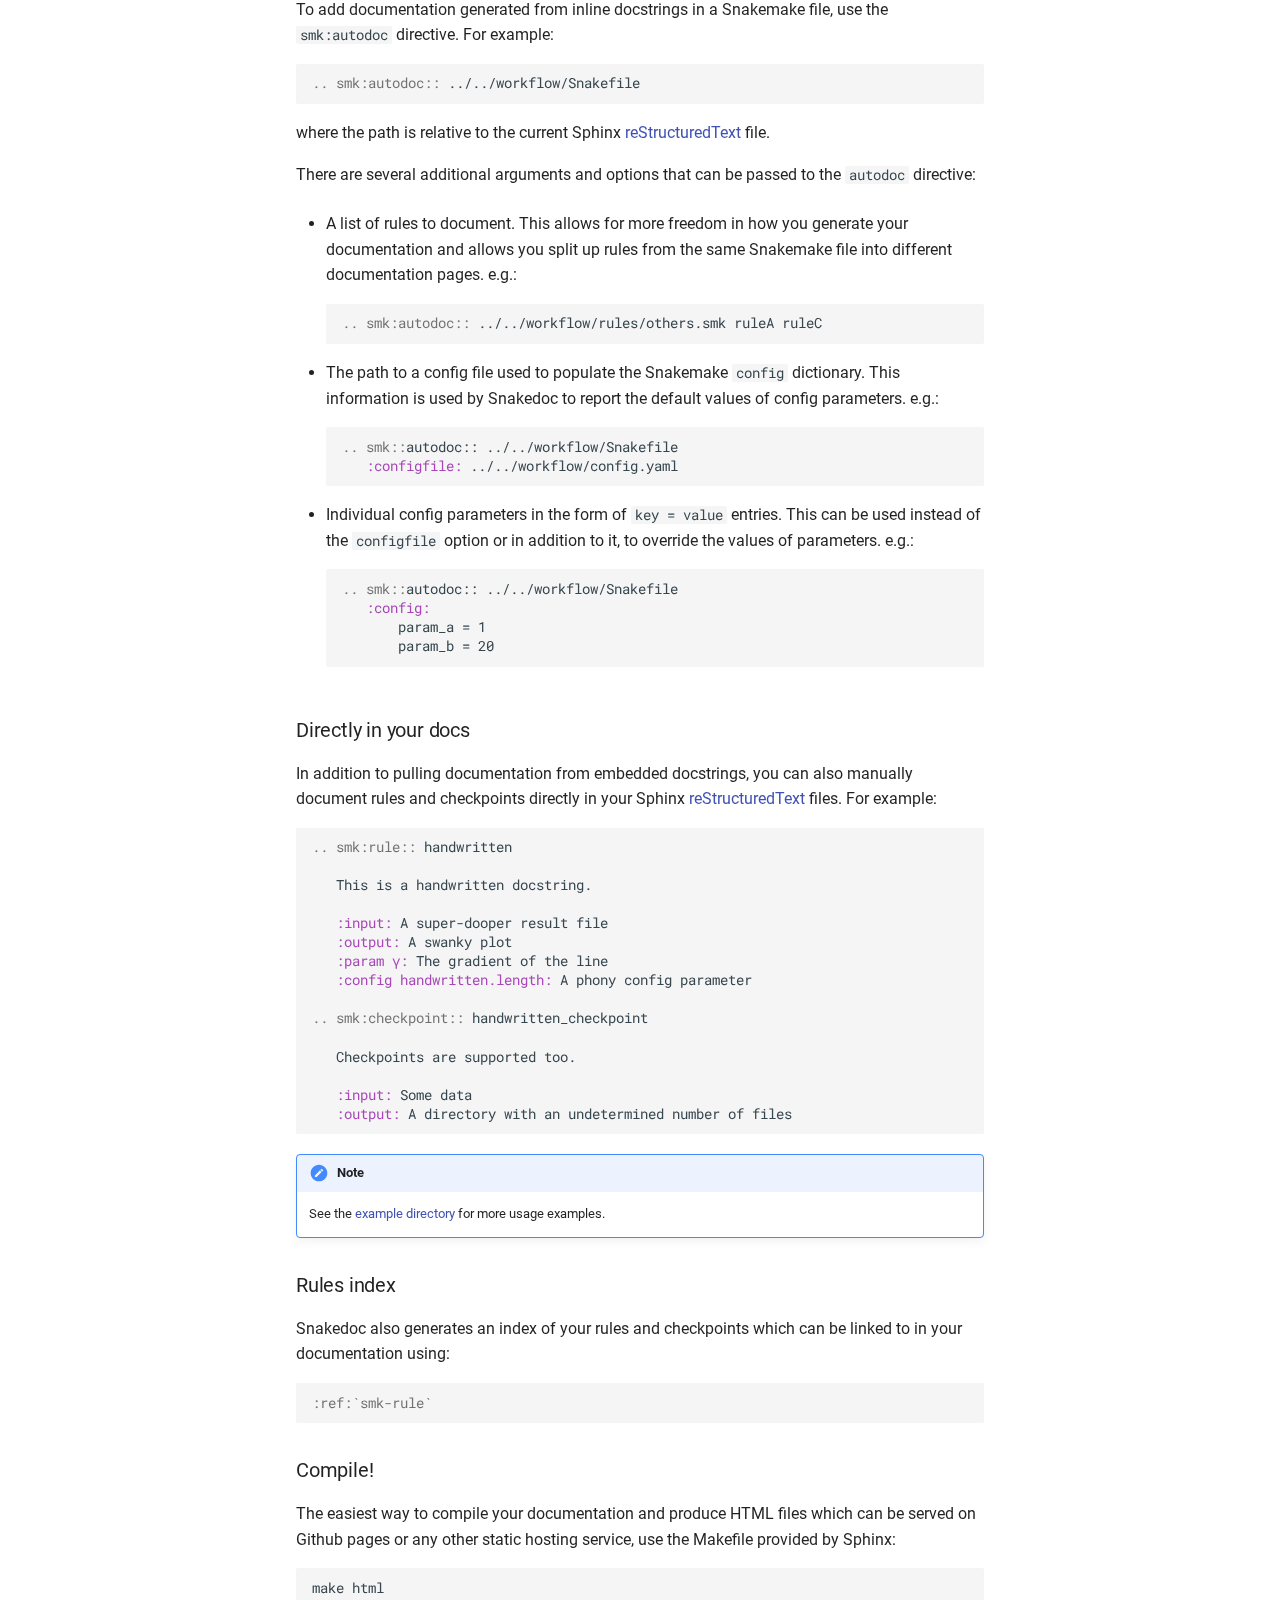
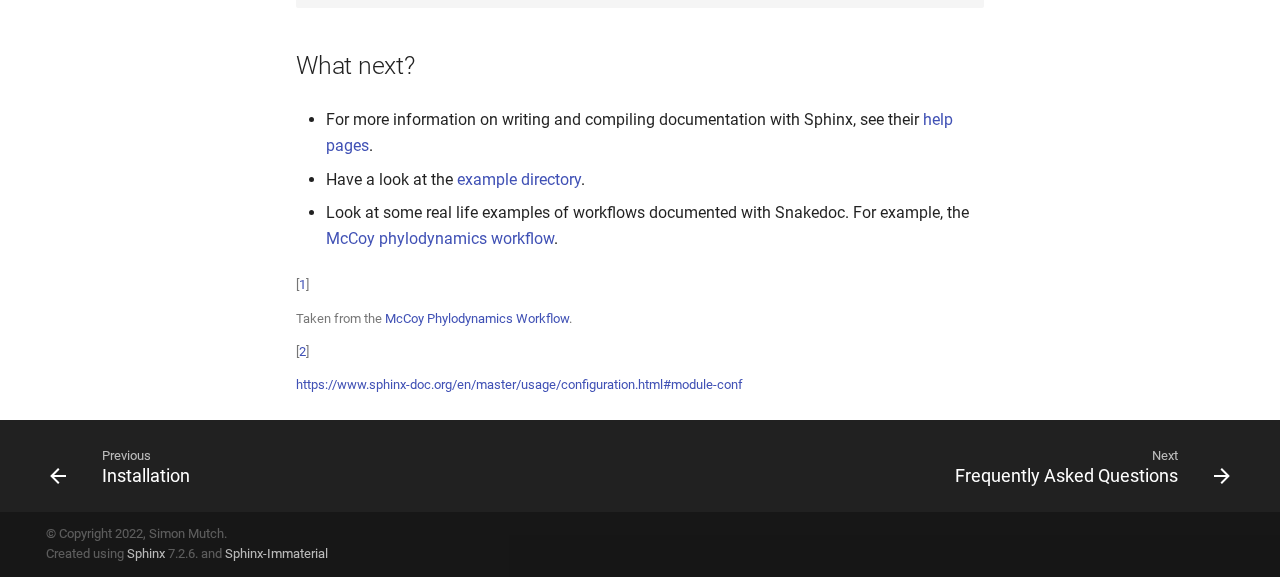
<file: guide.html>
<!doctype html>
<html lang="en" class="no-js">
  <head>
    
      <meta charset="utf-8">
      <meta name="viewport" content="width=device-width,initial-scale=1">
      
      
      
      <link rel="icon" href="">
    
    
      
        <title>Guide - Snakedoc 0.2.2.dev2+gffc691b documentation</title>
      
    
    
      
      

    
    
    
      
        
        
        <style>:root{--md-text-font:"Roboto";--md-code-font:"Roboto Mono"}</style>
      
    
        <link rel="stylesheet" type="text/css" href="_static/sphinx_immaterial_theme.6ca6f7bca51c7424f.min.css?v=ac9fe992" />
    <script>__md_scope=new URL(".",location),__md_hash=e=>[...e].reduce((e,_)=>(e<<5)-e+_.charCodeAt(0),0),__md_get=(e,_=localStorage,t=__md_scope)=>JSON.parse(_.getItem(t.pathname+"."+e)),__md_set=(e,_,t=localStorage,a=__md_scope)=>{try{t.setItem(a.pathname+"."+e,JSON.stringify(_))}catch(e){}}</script>
    
      

    
    
    
  </head>
  
  
    <body dir="ltr">
  
    
    
      <script>var palette=__md_get("__palette");if(palette&&"object"==typeof palette.color)for(var key of Object.keys(palette.color))document.body.setAttribute("data-md-color-"+key,palette.color[key])</script>
    
    <input class="md-toggle" data-md-toggle="drawer" type="checkbox" id="__drawer" autocomplete="off">
    <input class="md-toggle" data-md-toggle="search" type="checkbox" id="__search" autocomplete="off">
    <label class="md-overlay" for="__drawer"></label>
    <div data-md-component="skip">
      
        
        <a href="#add-docstrings-to-your-snakemake-workflow" class="md-skip">
          Skip to content
        </a>
      
    </div>
    <div data-md-component="announce">
      
    </div>
    
    
      

<header class="md-header" data-md-component="header">
  <nav class="md-header__inner md-grid" aria-label="Header">
    <a href="index.html" title="Snakedoc 0.2.2.dev2+gffc691b documentation" class="md-header__button md-logo" aria-label="Snakedoc 0.2.2.dev2+gffc691b documentation" data-md-component="logo">
      <img src="_static/snakedoc-logo.svg" alt="logo">
    </a>
    <label class="md-header__button md-icon" for="__drawer">
      <svg xmlns="http://www.w3.org/2000/svg" viewBox="0 0 24 24"><path d="M3 6h18v2H3V6m0 5h18v2H3v-2m0 5h18v2H3v-2Z"/></svg>
    </label>
    <div class="md-header__title" data-md-component="header-title">
      <div class="md-header__ellipsis">
        <div class="md-header__topic">
          <span class="md-ellipsis">
            Snakedoc 0.2.2.dev2+gffc691b documentation
          </span>
        </div>
        <div class="md-header__topic" data-md-component="header-topic">
          <span class="md-ellipsis">
            
              Guide
            
          </span>
        </div>
      </div>
    </div>
    
      <form class="md-header__option" data-md-component="palette">
        
      </form>
    
    
    
      <label class="md-header__button md-icon" for="__search">
        <svg xmlns="http://www.w3.org/2000/svg" viewBox="0 0 24 24"><path d="M9.5 3A6.5 6.5 0 0 1 16 9.5c0 1.61-.59 3.09-1.56 4.23l.27.27h.79l5 5-1.5 1.5-5-5v-.79l-.27-.27A6.516 6.516 0 0 1 9.5 16 6.5 6.5 0 0 1 3 9.5 6.5 6.5 0 0 1 9.5 3m0 2C7 5 5 7 5 9.5S7 14 9.5 14 14 12 14 9.5 12 5 9.5 5Z"/></svg>
      </label>
      <div class="md-search" data-md-component="search" role="dialog">
  <label class="md-search__overlay" for="__search"></label>
  <div class="md-search__inner" role="search">
    <form class="md-search__form" name="search">
      <input type="text" class="md-search__input" name="query" aria-label="Search" placeholder="Search" autocapitalize="off" autocorrect="off" autocomplete="off" spellcheck="false" data-md-component="search-query" required>
      <label class="md-search__icon md-icon" for="__search">
        <svg xmlns="http://www.w3.org/2000/svg" viewBox="0 0 24 24"><path d="M9.5 3A6.5 6.5 0 0 1 16 9.5c0 1.61-.59 3.09-1.56 4.23l.27.27h.79l5 5-1.5 1.5-5-5v-.79l-.27-.27A6.516 6.516 0 0 1 9.5 16 6.5 6.5 0 0 1 3 9.5 6.5 6.5 0 0 1 9.5 3m0 2C7 5 5 7 5 9.5S7 14 9.5 14 14 12 14 9.5 12 5 9.5 5Z"/></svg>
        <svg xmlns="http://www.w3.org/2000/svg" viewBox="0 0 24 24"><path d="M20 11v2H8l5.5 5.5-1.42 1.42L4.16 12l7.92-7.92L13.5 5.5 8 11h12Z"/></svg>
      </label>
      <nav class="md-search__options" aria-label="Search">
        
        <button type="reset" class="md-search__icon md-icon" title="Clear" aria-label="Clear" tabindex="-1">
          <svg xmlns="http://www.w3.org/2000/svg" viewBox="0 0 24 24"><path d="M19 6.41 17.59 5 12 10.59 6.41 5 5 6.41 10.59 12 5 17.59 6.41 19 12 13.41 17.59 19 19 17.59 13.41 12 19 6.41Z"/></svg>
        </button>
      </nav>
      
    </form>
    <div class="md-search__output">
      <div class="md-search__scrollwrap" data-md-scrollfix>
        <div class="md-search-result" data-md-component="search-result">
          <div class="md-search-result__meta">
            Initializing search
          </div>
          <ol class="md-search-result__list"></ol>
        </div>
      </div>
    </div>
  </div>
</div>
    
    
      <div class="md-header__source">
        <a href="https://github.com/smutch/snakedoc" title="Go to repository" class="md-source" data-md-component="source">
  <div class="md-source__icon md-icon">
    
    <svg xmlns="http://www.w3.org/2000/svg" viewBox="0 0 448 512"><!--! Font Awesome Free 6.2.0 by @fontawesome - https://fontawesome.com License - https://fontawesome.com/license/free (Icons: CC BY 4.0, Fonts: SIL OFL 1.1, Code: MIT License) Copyright 2022 Fonticons, Inc.--><path d="M439.55 236.05 244 40.45a28.87 28.87 0 0 0-40.81 0l-40.66 40.63 51.52 51.52c27.06-9.14 52.68 16.77 43.39 43.68l49.66 49.66c34.23-11.8 61.18 31 35.47 56.69-26.49 26.49-70.21-2.87-56-37.34L240.22 199v121.85c25.3 12.54 22.26 41.85 9.08 55a34.34 34.34 0 0 1-48.55 0c-17.57-17.6-11.07-46.91 11.25-56v-123c-20.8-8.51-24.6-30.74-18.64-45L142.57 101 8.45 235.14a28.86 28.86 0 0 0 0 40.81l195.61 195.6a28.86 28.86 0 0 0 40.8 0l194.69-194.69a28.86 28.86 0 0 0 0-40.81z"/></svg>
  </div>
  <div class="md-source__repository">
    Snakedoc
  </div>
</a>
      </div>
    
  </nav>
  
</header>
    
    <div class="md-container" data-md-component="container">
      
      
      
      
        
          
        
      
      <main class="md-main" data-md-component="main">
        <div class="md-main__inner md-grid">
          
            
              
              <div class="md-sidebar md-sidebar--primary" data-md-component="sidebar" data-md-type="navigation" >
                <div class="md-sidebar__scrollwrap">
                  <div class="md-sidebar__inner">
                    


<nav class="md-nav md-nav--primary" aria-label="Navigation" data-md-level="0">
  <label class="md-nav__title" for="__drawer">
    <a href="index.html" title="Snakedoc 0.2.2.dev2+gffc691b documentation" class="md-nav__button md-logo" aria-label="Snakedoc 0.2.2.dev2+gffc691b documentation" data-md-component="logo">
      <img src="_static/snakedoc-logo.svg" alt="logo">
    </a>
    Snakedoc 0.2.2.dev2+gffc691b documentation
  </label>
  
    <div class="md-nav__source">
      <a href="https://github.com/smutch/snakedoc" title="Go to repository" class="md-source" data-md-component="source">
  <div class="md-source__icon md-icon">
    
    <svg xmlns="http://www.w3.org/2000/svg" viewBox="0 0 448 512"><!--! Font Awesome Free 6.2.0 by @fontawesome - https://fontawesome.com License - https://fontawesome.com/license/free (Icons: CC BY 4.0, Fonts: SIL OFL 1.1, Code: MIT License) Copyright 2022 Fonticons, Inc.--><path d="M439.55 236.05 244 40.45a28.87 28.87 0 0 0-40.81 0l-40.66 40.63 51.52 51.52c27.06-9.14 52.68 16.77 43.39 43.68l49.66 49.66c34.23-11.8 61.18 31 35.47 56.69-26.49 26.49-70.21-2.87-56-37.34L240.22 199v121.85c25.3 12.54 22.26 41.85 9.08 55a34.34 34.34 0 0 1-48.55 0c-17.57-17.6-11.07-46.91 11.25-56v-123c-20.8-8.51-24.6-30.74-18.64-45L142.57 101 8.45 235.14a28.86 28.86 0 0 0 0 40.81l195.61 195.6a28.86 28.86 0 0 0 40.8 0l194.69-194.69a28.86 28.86 0 0 0 0-40.81z"/></svg>
  </div>
  <div class="md-source__repository">
    Snakedoc
  </div>
</a>
    </div>
  
  <ul class="md-nav__list" data-md-scrollfix>
    
      
      
      

  
  
  
  
    <li class="md-nav__item">
      <a href="installation.html" class="md-nav__link">
        <span class="md-ellipsis">Installation</span>
      </a>
    </li>
  

    
      
      
      

  
  
    
  
    
  
  
    <li class="md-nav__item md-nav__item--active">
      
      
      <input class="md-nav__toggle md-toggle" data-md-toggle="toc" type="checkbox" id="__toc">
      
        <label class="md-nav__link md-nav__link--active" for="__toc">
          <span class="md-ellipsis">Guide</span>
          <span class="md-nav__icon md-icon"></span>
        </label>
      
      <a href="#" class="md-nav__link md-nav__link--active">
        <span class="md-ellipsis">Guide</span>
      </a>
      
        

  

<nav class="md-nav md-nav--secondary">
  
  
    
  
  
    <label class="md-nav__title" for="__toc">
      <span class="md-nav__icon md-icon"></span>
      <span class="md-ellipsis">Guide</span>
    </label>
    <ul class="md-nav__list" data-md-component="toc" data-md-scrollfix>
      
        <li class="md-nav__item">
  <a href="#add-docstrings-to-your-snakemake-workflow" class="md-nav__link">
    <span class="md-ellipsis">Add docstrings to your Snakemake workflow</span>
  </a>
  
</li>
      
        <li class="md-nav__item">
  <a href="#set-up-sphinx-and-snakedoc" class="md-nav__link">
    <span class="md-ellipsis">Set up Sphinx and Snakedoc</span>
  </a>
  
</li>
      
        <li class="md-nav__item">
  <a href="#generate-your-docs" class="md-nav__link">
    <span class="md-ellipsis">Generate your docs</span>
  </a>
  
    <nav class="md-nav" aria-label="Generate your docs">
      <ul class="md-nav__list">
        
          <li class="md-nav__item">
  <a href="#from-inline-docstrings" class="md-nav__link">
    <span class="md-ellipsis">From inline docstrings</span>
  </a>
  
</li>
        
          <li class="md-nav__item">
  <a href="#directly-in-your-docs" class="md-nav__link">
    <span class="md-ellipsis">Directly in your docs</span>
  </a>
  
</li>
        
          <li class="md-nav__item">
  <a href="#rules-index" class="md-nav__link">
    <span class="md-ellipsis">Rules index</span>
  </a>
  
</li>
        
          <li class="md-nav__item">
  <a href="#compile" class="md-nav__link">
    <span class="md-ellipsis">Compile!</span>
  </a>
  
</li>
        
      </ul>
    </nav>
  
</li>
      
        <li class="md-nav__item">
  <a href="#what-next" class="md-nav__link">
    <span class="md-ellipsis">What next?</span>
  </a>
  
</li>
      
    </ul>
  
</nav>
      
    </li>
  

    
      
      
      

  
  
  
  
    <li class="md-nav__item">
      <a href="FAQ.html" class="md-nav__link">
        <span class="md-ellipsis">Frequently Asked Questions</span>
      </a>
    </li>
  

    
  </ul>
</nav>
                  </div>
                </div>
              </div>
            
            
              
              <div class="md-sidebar md-sidebar--secondary" data-md-component="sidebar" data-md-type="toc" >
                <div class="md-sidebar__scrollwrap">
                  <div class="md-sidebar__inner">
                    

  

<nav class="md-nav md-nav--secondary">
  
  
  
    <label class="md-nav__title" for="__toc">
      <span class="md-nav__icon md-icon"></span>
      <span class="md-ellipsis">Guide</span>
    </label>
    <ul class="md-nav__list" data-md-component="toc" data-md-scrollfix>
      
        <li class="md-nav__item">
  <a href="#add-docstrings-to-your-snakemake-workflow" class="md-nav__link">
    <span class="md-ellipsis">Add docstrings to your Snakemake workflow</span>
  </a>
  
</li>
      
        <li class="md-nav__item">
  <a href="#set-up-sphinx-and-snakedoc" class="md-nav__link">
    <span class="md-ellipsis">Set up Sphinx and Snakedoc</span>
  </a>
  
</li>
      
        <li class="md-nav__item">
  <a href="#generate-your-docs" class="md-nav__link">
    <span class="md-ellipsis">Generate your docs</span>
  </a>
  
    <nav class="md-nav" aria-label="Generate your docs">
      <ul class="md-nav__list">
        
          <li class="md-nav__item">
  <a href="#from-inline-docstrings" class="md-nav__link">
    <span class="md-ellipsis">From inline docstrings</span>
  </a>
  
</li>
        
          <li class="md-nav__item">
  <a href="#directly-in-your-docs" class="md-nav__link">
    <span class="md-ellipsis">Directly in your docs</span>
  </a>
  
</li>
        
          <li class="md-nav__item">
  <a href="#rules-index" class="md-nav__link">
    <span class="md-ellipsis">Rules index</span>
  </a>
  
</li>
        
          <li class="md-nav__item">
  <a href="#compile" class="md-nav__link">
    <span class="md-ellipsis">Compile!</span>
  </a>
  
</li>
        
      </ul>
    </nav>
  
</li>
      
        <li class="md-nav__item">
  <a href="#what-next" class="md-nav__link">
    <span class="md-ellipsis">What next?</span>
  </a>
  
</li>
      
    </ul>
  
</nav>
                  </div>
                </div>
              </div>
            
          
          
            <div class="md-content" data-md-component="content">
              <article class="md-content__inner md-typeset" role="main">
                  


<h1 id="guide">Guide<a class="headerlink" href="#guide" title="Link to this heading">¶</a></h1>
<p><strong>If you haven’t already, first</strong> <a class="reference external" href="installation.html"><strong>install Snakedoc</strong></a>.</p>
<h2 id="add-docstrings-to-your-snakemake-workflow">Add docstrings to your Snakemake workflow<a class="headerlink" href="#add-docstrings-to-your-snakemake-workflow" title="Link to this heading">¶</a></h2>
<p>The main feature of Snakedoc is the generation of documentation for your
Snakemake workflow. To do this, you need to add docstrings to the rules in your
Snakemake files. The docstrings should be written in either <a class="reference external" href="https://www.sphinx-doc.org/en/master/usage/restructuredtext/index.html">reStructuredText</a>
or <a class="reference external" href="https://www.sphinx-doc.org/en/master/usage/extensions/napoleon.html">google docstrings</a> format and placed in triple quotes at the start of each
rule, in exactly the same way as you would document a Python function. For
example <a class="footnote-reference brackets" href="#f1" id="id1" role="doc-noteref"><span class="fn-bracket">[</span>1<span class="fn-bracket">]</span></a>:</p>
<div class="tabbed-set tabbed-alternate custom-tab-set-style" data-tabs="1:2" id="example-rule">
<input checked type="radio" id="__tabbed_1_1" name="__tabbed_1"><input type="radio" id="__tabbed_1_2" name="__tabbed_1"><div class="tabbed-labels docutils container">
<label class="tabbed-label" for="__tabbed_1_1">
reStructuredText</label><label class="tabbed-label" for="__tabbed_1_2">
Google style</label></div>
<div class="tabbed-content docutils container">
<div class="tabbed-block docutils container">
<div class="highlight-rst notranslate"><div class="highlight"><pre><span></span><code>rule beast:
    &quot;&quot;&quot;
    Run Beast2, either restarting from a state file or from scratch.

    <span class="nc">:input alignment:</span>         the aligned fasta file output from <span class="na">:smk:ref:</span><span class="nv">`align`</span>
    <span class="nc">:input template:</span>          the Beast 2 input XML file, templated with <span class="s">`feast </span><span class="si">&lt;https://github.com/tgvaughan/feast&gt;</span><span class="s">`_</span>.
                              If <span class="s">``inherit``</span> is set in the config then the output of the <span class="na">:smk:ref:</span><span class="nv">`onlinebeast`</span> rule is used,
                              otherwise the output of the <span class="na">:smk:ref:</span><span class="nv">`dynamicbeast`</span> rule is used.

    <span class="nc">:output:</span>                  the tree log, trace log, and statefile from Beast2

    <span class="nc">:config inherit:</span>          are we inheriting from a previous run?
    <span class="nc">:config beast.dynamic:</span>    the dynamic variables used to populate the feast template.
    <span class="nc">:config beast.beast:</span>      Beast2 command line arguments to pass (beyond the params, statefile and input)
    <span class="nc">:config beast.threads:</span>    the number of cores to run with (both locally or when submitting to a cluster)
    <span class="nc">:config beast.resources:</span>  the resources to request when submitting to a cluster

    <span class="nc">:envmodules:</span>              environment variables to load for the Spartan HPC system

<span class="p">    ..</span><span class="ow">note</span><span class="p">::</span>
        GPU acceleration is <span class="gs">**not**</span> requested by default. If you are running on a machine with a compatible GPU then
        please replace <span class="s">``-beagle``</span> with <span class="s">``-beagle_GPU``</span> in the <span class="s">``beast.beast``</span> entry in your McCoy <span class="s">``config.yaml``</span> file.
    &quot;&quot;&quot;

    input: ...
    output: ...
<span class="cp">    ...</span>
</code></pre></div>
</div>
</div>
<div class="tabbed-block docutils container">
<div class="highlight-markdown notranslate"><div class="highlight"><pre><span></span><code>rule beast:
    &quot;&quot;&quot;
    Run Beast2, either restarting from a state file or from scratch.

    Input:
        alignment:  the aligned fasta file output from :smk:ref:`align`
        template:   the Beast 2 input XML file, templated with <span class="sb">`feast &lt;https://github.com/tgvaughan/feast&gt;`</span>_.
                    If ``inherit`` is set in the config then the output of the :smk:ref:`onlinebeast` rule is used,
                    otherwise the output of the :smk:ref:`dynamicbeast` rule is used.

    Output:
        : the tree log, trace log, and statefile from Beast2

    Config:
        inherit:          are we inheriting from a previous run?
        beast.dynamic:    the dynamic variables used to populate the feast template.
        beast.beast:      Beast2 command line arguments to pass (beyond the params, statefile and input)
        beast.threads:    the number of cores to run with (both locally or when submitting to a cluster)
        beast.resources:  the resources to request when submitting to a cluster

    envmodules:
        environment variables to load for the Spartan HPC system

    Note:
        GPU acceleration is <span class="gs">**not**</span> requested by default. If you are running on a machine with a compatible GPU then
        please replace ``-beagle`` with ``-beagle_GPU`` in the ``beast.beast`` entry in your McCoy ``config.yaml`` file.
    &quot;&quot;&quot;

    input: ...
    output: ...
    ...
</code></pre></div>
</div>
</div>
</div>
</div><p>If you are familiar with Python docstrings then you will feel right at home.</p>
<p>As recommended in normal Python code, the basic layout of a docstring comprises
of a short, concise explanation of the purpose of the rule. This is then
optionally followed by a longer explanation, perhaps referencing relevant
papers, discussing potential issues and future improvements, etc.</p>
<p>Next comes a list of fields with a brief sentence or two indicating the logical
meaning and other useful information for each of the Snakemake directives and
their entries. Below is a list of reccognised directives that can be documented
using Snakedoc. Some accept multiple, named values (c.f. the
<code class="docutils literal notranslate"><span class="pre">:input:</span></code> and <code class="docutils literal notranslate"><span class="pre">:config:</span></code> fields in the example above). Others do not:</p>
<table class="docutils data align-default" id="id4">
<caption><span class="caption-text">Recognised Snakemake directives</span><a class="headerlink" href="#id4" title="Link to this table">¶</a></caption>
<thead>
<tr class="row-odd"><th class="head"><p>Name</p></th>
<th class="head"><p># values</p></th>
</tr>
</thead>
<tbody>
<tr class="row-even"><td><p>benchmark</p></td>
<td><p>single</p></td>
</tr>
<tr class="row-odd"><td><p>config</p></td>
<td><p>multiple</p></td>
</tr>
<tr class="row-even"><td><p>default_target</p></td>
<td><p>single</p></td>
</tr>
<tr class="row-odd"><td><p>group</p></td>
<td><p>single</p></td>
</tr>
<tr class="row-even"><td><p>input</p></td>
<td><p>multiple</p></td>
</tr>
<tr class="row-odd"><td><p>log</p></td>
<td><p>single</p></td>
</tr>
<tr class="row-even"><td><p>notebook</p></td>
<td><p>single</p></td>
</tr>
<tr class="row-odd"><td><p>output</p></td>
<td><p>multiple</p></td>
</tr>
<tr class="row-even"><td><p>param</p></td>
<td><p>multiple</p></td>
</tr>
<tr class="row-odd"><td><p>priority</p></td>
<td><p>single</p></td>
</tr>
<tr class="row-even"><td><p>resource</p></td>
<td><p>multiple</p></td>
</tr>
<tr class="row-odd"><td><p>retries</p></td>
<td><p>single</p></td>
</tr>
<tr class="row-even"><td><p>run</p></td>
<td><p>single</p></td>
</tr>
<tr class="row-odd"><td><p>script</p></td>
<td><p>single</p></td>
</tr>
<tr class="row-even"><td><p>shell</p></td>
<td><p>single</p></td>
</tr>
<tr class="row-odd"><td><p>threads</p></td>
<td><p>single</p></td>
</tr>
<tr class="row-even"><td><p>wildcard_constraints</p></td>
<td><p>single</p></td>
</tr>
</tbody>
</table>
<p>Finally, you may wish to include extra notes, caveats, etc. at the end of the docstring.
You can include any valid <a class="reference external" href="https://www.sphinx-doc.org/en/master/usage/restructuredtext/index.html">reStructuredText</a> and it will be marked up
accordingly (e.g. the <code class="docutils literal notranslate"><span class="pre">..note::</span></code> <a class="reference external" href="https://www.sphinx-doc.org/en/master/usage/restructuredtext/index.html">reStructuredText</a> directive in the example above).</p>
<p>For more basic examples, see the <a class="reference external" href="https://github.com/smutch/snakedoc/tree/main/example">example directory of the Snakedoc repo</a>. For an example of a
production pipeline fully documented with Snakedoc complete, check out the
<a class="reference external" href="https://github.com/mccoy-devs/mccoy">McCoy phylodynamics workflow</a>.</p>
<h2 id="set-up-sphinx-and-snakedoc">Set up Sphinx and Snakedoc<a class="headerlink" href="#set-up-sphinx-and-snakedoc" title="Link to this heading">¶</a></h2>
<p>Begin by creating a standard Sphinx project using the <a class="reference external" href="https://www.sphinx-doc.org/en/master/man/sphinx-quickstart.html">sphinx-quickstart</a> tool. This
will create a Sphinx configuration file called <code class="docutils literal notranslate"><span class="pre">conf.py</span></code> <a class="footnote-reference brackets" href="#f2" id="id2" role="doc-noteref"><span class="fn-bracket">[</span>2<span class="fn-bracket">]</span></a>. To enable
Snakedoc, simply add <code class="docutils literal notranslate"><span class="pre">&quot;snakedoc&quot;</span></code> to the extensions list:</p>
<div class="highlight-python notranslate"><div class="highlight"><pre><span></span><code><span class="n">extensions</span> <span class="o">=</span> <span class="p">[</span><span class="s2">&quot;snakedoc&quot;</span><span class="p">]</span>
</code></pre></div>
</div>
<p>A useful feature of Snakedoc is to provide a link to the source code of each
rule in the documentation. Since the head of this link will depend on the
public location of your source code (Github, Bitbucket, Gitlab, private
hosting, etc.) you need to provide a mapping between the full path to the
source code on your local machine and the public link. This is set using the
<code class="docutils literal notranslate"><span class="pre">smk_linkcode_mapping</span></code> config parameter, a 2-element tuple telling Snakedoc
to replace all instances of the first element with the second.</p>
<p>For example, if your source code is located on your local machine in
<code class="docutils literal notranslate"><span class="pre">/home/username/workflow</span></code> and your public Github repository is located at
<code class="docutils literal notranslate"><span class="pre">https://github.com/username/workflow</span></code>, then you could use something like the
following:</p>
<div class="highlight-python notranslate"><div class="highlight"><pre><span></span><code><span class="n">smk_linkcode_mapping</span> <span class="o">=</span> <span class="p">(</span><span class="s2">&quot;/home/username/workflow&quot;</span><span class="p">,</span> <span class="s2">&quot;https://github.com/username/workflow/blob/master&quot;</span><span class="p">)</span>
</code></pre></div>
</div>
<p>Since <code class="docutils literal notranslate"><span class="pre">smk_linkcode_mapping</span></code> is a Python tuple, you can use any valid Python
code to make this work on any machine without hardcoding the path:</p>
<div class="highlight-python notranslate"><div class="highlight"><pre><span></span><code><span class="kn">from</span> <span class="nn">pathlib</span> <span class="kn">import</span> <span class="n">Path</span>
<span class="n">smk_linkcode_mapping</span> <span class="o">=</span> <span class="p">(</span><span class="nb">str</span><span class="p">(</span><span class="n">Path</span><span class="p">(</span><span class="vm">__file__</span><span class="p">)</span><span class="o">.</span><span class="n">parents</span><span class="p">[</span><span class="mi">2</span><span class="p">]),</span> <span class="s2">&quot;https://github.com/username/workflow/blob/master&quot;</span><span class="p">)</span>
</code></pre></div>
</div>
<h2 id="generate-your-docs">Generate your docs<a class="headerlink" href="#generate-your-docs" title="Link to this heading">¶</a></h2>
<h3 id="from-inline-docstrings">From inline docstrings<a class="headerlink" href="#from-inline-docstrings" title="Link to this heading">¶</a></h3>
<p>To add documentation generated from inline docstrings in a Snakemake file, use
the <code class="docutils literal notranslate"><span class="pre">smk:autodoc</span></code> directive. For example:</p>
<div class="highlight-rst notranslate"><div class="highlight"><pre><span></span><code><span class="p">..</span> <span class="ow">smk:autodoc</span><span class="p">::</span> ../../workflow/Snakefile
</code></pre></div>
</div>
<p>where the path is relative to the current Sphinx <a class="reference external" href="https://www.sphinx-doc.org/en/master/usage/restructuredtext/index.html">reStructuredText</a> file.</p>
<p>There are several additional arguments and options that can be passed to the
<code class="docutils literal notranslate"><span class="pre">autodoc</span></code> directive:</p>
<ul>
<li><p>A list of rules to document. This allows for more freedom in how you generate
your documentation and allows you split up rules from the same Snakemake file
into different documentation pages. e.g.:</p>
<div class="highlight-rst notranslate"><div class="highlight"><pre><span></span><code><span class="p">..</span> <span class="ow">smk:autodoc</span><span class="p">::</span> ../../workflow/rules/others.smk ruleA ruleC
</code></pre></div>
</div>
</li>
<li><p>The path to a config file used to populate the Snakemake <code class="docutils literal notranslate"><span class="pre">config</span></code>
dictionary. This information is used by Snakedoc to report the default values
of config parameters. e.g.:</p>
<div class="highlight-rst notranslate"><div class="highlight"><pre><span></span><code><span class="p">..</span> <span class="ow">smk</span><span class="p">::</span>autodoc:: ../../workflow/Snakefile
   <span class="nc">:configfile:</span> ../../workflow/config.yaml
</code></pre></div>
</div>
</li>
<li><p>Individual config parameters in the form of <code class="docutils literal notranslate"><span class="pre">key</span> <span class="pre">=</span> <span class="pre">value</span></code> entries. This can
be used instead of the <code class="docutils literal notranslate"><span class="pre">configfile</span></code> option or in addition to it, to
override the values of parameters. e.g.:</p>
<div class="highlight-rst notranslate"><div class="highlight"><pre><span></span><code><span class="p">..</span> <span class="ow">smk</span><span class="p">::</span>autodoc:: ../../workflow/Snakefile
   <span class="nc">:config:</span>
       param_a = 1
       param_b = 20
</code></pre></div>
</div>
</li>
</ul>
<h3 id="directly-in-your-docs">Directly in your docs<a class="headerlink" href="#directly-in-your-docs" title="Link to this heading">¶</a></h3>
<p>In addition to pulling documentation from embedded docstrings, you can also
manually document rules and checkpoints directly in your Sphinx
<a class="reference external" href="https://www.sphinx-doc.org/en/master/usage/restructuredtext/index.html">reStructuredText</a> files. For example:</p>
<div class="highlight-rst notranslate"><div class="highlight"><pre><span></span><code><span class="p">..</span> <span class="ow">smk:rule</span><span class="p">::</span> handwritten

   This is a handwritten docstring.

   <span class="nc">:input:</span> A super-dooper result file
   <span class="nc">:output:</span> A swanky plot
   <span class="nc">:param γ:</span> The gradient of the line
   <span class="nc">:config handwritten.length:</span> A phony config parameter

<span class="p">..</span> <span class="ow">smk:checkpoint</span><span class="p">::</span> handwritten_checkpoint

   Checkpoints are supported too.

   <span class="nc">:input:</span> Some data
   <span class="nc">:output:</span> A directory with an undetermined number of files
</code></pre></div>
</div>
<div class="note admonition">
<p class="admonition-title">Note</p>
<p>See the <a class="reference external" href="https://github.com/smutch/snakedoc/tree/main/example">example directory</a> for more usage examples.</p>
</div>
<h3 id="rules-index">Rules index<a class="headerlink" href="#rules-index" title="Link to this heading">¶</a></h3>
<p>Snakedoc also generates an index of your rules and checkpoints which can be linked to in your documentation using:</p>
<div class="highlight-rst notranslate"><div class="highlight"><pre><span></span><code><span class="na">:ref:</span><span class="nv">`smk-rule`</span>
</code></pre></div>
</div>
<h3 id="compile">Compile!<a class="headerlink" href="#compile" title="Link to this heading">¶</a></h3>
<p>The easiest way to compile your documentation and produce HTML files which can be served on Github pages or any other static hosting service, use the Makefile provided by Sphinx:</p>
<div class="highlight-rst notranslate"><div class="highlight"><pre><span></span><code>make html
</code></pre></div>
</div>
<h2 id="what-next">What next?<a class="headerlink" href="#what-next" title="Link to this heading">¶</a></h2>
<ul class="simple">
<li><p>For more information on writing and compiling documentation with Sphinx, see their <a class="reference external" href="https://www.sphinx-doc.org/en/master/">help pages</a>.</p></li>
<li><p>Have a look at the <a class="reference external" href="https://github.com/smutch/snakedoc/tree/main/example">example directory</a>.</p></li>
<li><p>Look at some real life examples of workflows documented with Snakedoc. For example, the <a class="reference external" href="https://github.com/mccoy-devs/mccoy">McCoy phylodynamics workflow</a>.</p></li>
</ul>
<aside class="footnote-list brackets">
<aside class="footnote brackets" id="f1" role="doc-footnote">
<span class="label"><span class="fn-bracket">[</span><a role="doc-backlink" href="#id1">1</a><span class="fn-bracket">]</span></span>
<p>Taken from the <a class="reference external" href="https://github.com/mccoy-devs/mccoy">McCoy Phylodynamics Workflow</a>.</p>
</aside>
<aside class="footnote brackets" id="f2" role="doc-footnote">
<span class="label"><span class="fn-bracket">[</span><a role="doc-backlink" href="#id2">2</a><span class="fn-bracket">]</span></span>
<p><a class="reference external" href="https://www.sphinx-doc.org/en/master/usage/configuration.html#module-conf">https://www.sphinx-doc.org/en/master/usage/configuration.html#module-conf</a></p>
</aside>
</aside>






                
              </article>
            </div>
          
          
        </div>
        
      </main>
      
        <footer class="md-footer">
  
    
    <nav class="md-footer__inner md-grid" aria-label="Footer" >
      
        
        <a href="installation.html" class="md-footer__link md-footer__link--prev" aria-label="Previous: Installation" rel="prev">
          <div class="md-footer__button md-icon">
            <svg xmlns="http://www.w3.org/2000/svg" viewBox="0 0 24 24"><path d="M20 11v2H8l5.5 5.5-1.42 1.42L4.16 12l7.92-7.92L13.5 5.5 8 11h12Z"/></svg>
          </div>
          <div class="md-footer__title">
            <div class="md-ellipsis">
              <span class="md-footer__direction">
                Previous
              </span>
              Installation
            </div>
          </div>
        </a>
      
      
        
        <a href="FAQ.html" class="md-footer__link md-footer__link--next" aria-label="Next: Frequently Asked Questions" rel="next">
          <div class="md-footer__title">
            <div class="md-ellipsis">
              <span class="md-footer__direction">
                Next
              </span>
              Frequently Asked Questions
            </div>
          </div>
          <div class="md-footer__button md-icon">
            <svg xmlns="http://www.w3.org/2000/svg" viewBox="0 0 24 24"><path d="M4 11v2h12l-5.5 5.5 1.42 1.42L19.84 12l-7.92-7.92L10.5 5.5 16 11H4Z"/></svg>
          </div>
        </a>
      
    </nav>
  
  
  
  <div class="md-footer-meta md-typeset">
    
    <div class="md-footer-meta__inner md-grid">
      <div class="md-copyright">
  
    <div class="md-footer-copyright__highlight">
        &#169; Copyright 2022, Simon Mutch.
        
    </div>
  
    Created using
    <a href="https://www.sphinx-doc.org/" target="_blank" rel="noopener">Sphinx</a>
    7.2.6.
     and
    <a href="https://github.com/jbms/sphinx-immaterial/" target="_blank" rel="noopener">Sphinx-Immaterial</a>
  
</div>
      
    </div>
    
  </div>
</footer>
      
    </div>
    <div class="md-dialog" data-md-component="dialog">
      <div class="md-dialog__inner md-typeset"></div>
    </div>
    
    <script id="__config" type="application/json">{"base": ".", "features": ["content.code.annotate", "navigation.instant", "toc.follow"], "translations": {"clipboard.copied": "Copied to clipboard", "clipboard.copy": "Copy to clipboard", "search.config.lang": "en", "search.config.pipeline": "trimmer, stopWordFilter", "search.config.separator": "[\\s\\-]+", "search.placeholder": "Search", "search.result.more.one": "1 more on this page", "search.result.more.other": "# more on this page", "search.result.none": "No matching documents", "search.result.one": "1 matching document", "search.result.other": "# matching documents", "search.result.placeholder": "Type to start searching", "search.result.term.missing": "Missing", "select.version.title": "Select version"}}</script>
    
      
        <script src="_static/sphinx_immaterial_theme.1b5b7a2d5891aec19.min.js?v=1e7b0789"></script>
    
  </body>
</html>
</file>
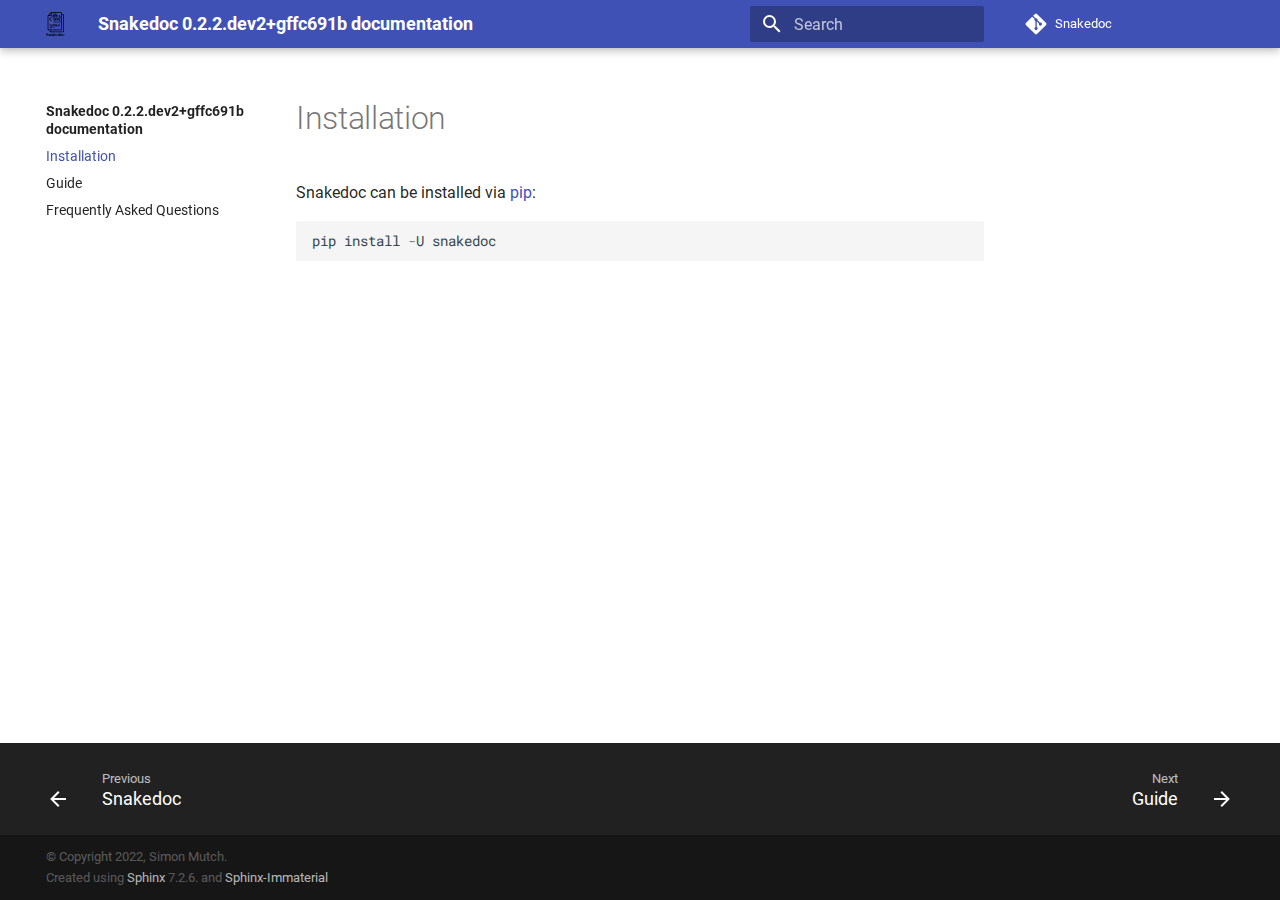
<file: installation.html>
<!doctype html>
<html lang="en" class="no-js">
  <head>
    
      <meta charset="utf-8">
      <meta name="viewport" content="width=device-width,initial-scale=1">
      
      
      
      <link rel="icon" href="">
    
    
      
        <title>Installation - Snakedoc 0.2.2.dev2+gffc691b documentation</title>
      
    
    
      
      

    
    
    
      
        
        
        <style>:root{--md-text-font:"Roboto";--md-code-font:"Roboto Mono"}</style>
      
    
        <link rel="stylesheet" type="text/css" href="_static/sphinx_immaterial_theme.6ca6f7bca51c7424f.min.css?v=ac9fe992" />
    <script>__md_scope=new URL(".",location),__md_hash=e=>[...e].reduce((e,_)=>(e<<5)-e+_.charCodeAt(0),0),__md_get=(e,_=localStorage,t=__md_scope)=>JSON.parse(_.getItem(t.pathname+"."+e)),__md_set=(e,_,t=localStorage,a=__md_scope)=>{try{t.setItem(a.pathname+"."+e,JSON.stringify(_))}catch(e){}}</script>
    
      

    
    
    
  </head>
  
  
    <body dir="ltr">
  
    
    
      <script>var palette=__md_get("__palette");if(palette&&"object"==typeof palette.color)for(var key of Object.keys(palette.color))document.body.setAttribute("data-md-color-"+key,palette.color[key])</script>
    
    <input class="md-toggle" data-md-toggle="drawer" type="checkbox" id="__drawer" autocomplete="off">
    <input class="md-toggle" data-md-toggle="search" type="checkbox" id="__search" autocomplete="off">
    <label class="md-overlay" for="__drawer"></label>
    <div data-md-component="skip">
      
    </div>
    <div data-md-component="announce">
      
    </div>
    
    
      

<header class="md-header" data-md-component="header">
  <nav class="md-header__inner md-grid" aria-label="Header">
    <a href="index.html" title="Snakedoc 0.2.2.dev2+gffc691b documentation" class="md-header__button md-logo" aria-label="Snakedoc 0.2.2.dev2+gffc691b documentation" data-md-component="logo">
      <img src="_static/snakedoc-logo.svg" alt="logo">
    </a>
    <label class="md-header__button md-icon" for="__drawer">
      <svg xmlns="http://www.w3.org/2000/svg" viewBox="0 0 24 24"><path d="M3 6h18v2H3V6m0 5h18v2H3v-2m0 5h18v2H3v-2Z"/></svg>
    </label>
    <div class="md-header__title" data-md-component="header-title">
      <div class="md-header__ellipsis">
        <div class="md-header__topic">
          <span class="md-ellipsis">
            Snakedoc 0.2.2.dev2+gffc691b documentation
          </span>
        </div>
        <div class="md-header__topic" data-md-component="header-topic">
          <span class="md-ellipsis">
            
              Installation
            
          </span>
        </div>
      </div>
    </div>
    
      <form class="md-header__option" data-md-component="palette">
        
      </form>
    
    
    
      <label class="md-header__button md-icon" for="__search">
        <svg xmlns="http://www.w3.org/2000/svg" viewBox="0 0 24 24"><path d="M9.5 3A6.5 6.5 0 0 1 16 9.5c0 1.61-.59 3.09-1.56 4.23l.27.27h.79l5 5-1.5 1.5-5-5v-.79l-.27-.27A6.516 6.516 0 0 1 9.5 16 6.5 6.5 0 0 1 3 9.5 6.5 6.5 0 0 1 9.5 3m0 2C7 5 5 7 5 9.5S7 14 9.5 14 14 12 14 9.5 12 5 9.5 5Z"/></svg>
      </label>
      <div class="md-search" data-md-component="search" role="dialog">
  <label class="md-search__overlay" for="__search"></label>
  <div class="md-search__inner" role="search">
    <form class="md-search__form" name="search">
      <input type="text" class="md-search__input" name="query" aria-label="Search" placeholder="Search" autocapitalize="off" autocorrect="off" autocomplete="off" spellcheck="false" data-md-component="search-query" required>
      <label class="md-search__icon md-icon" for="__search">
        <svg xmlns="http://www.w3.org/2000/svg" viewBox="0 0 24 24"><path d="M9.5 3A6.5 6.5 0 0 1 16 9.5c0 1.61-.59 3.09-1.56 4.23l.27.27h.79l5 5-1.5 1.5-5-5v-.79l-.27-.27A6.516 6.516 0 0 1 9.5 16 6.5 6.5 0 0 1 3 9.5 6.5 6.5 0 0 1 9.5 3m0 2C7 5 5 7 5 9.5S7 14 9.5 14 14 12 14 9.5 12 5 9.5 5Z"/></svg>
        <svg xmlns="http://www.w3.org/2000/svg" viewBox="0 0 24 24"><path d="M20 11v2H8l5.5 5.5-1.42 1.42L4.16 12l7.92-7.92L13.5 5.5 8 11h12Z"/></svg>
      </label>
      <nav class="md-search__options" aria-label="Search">
        
        <button type="reset" class="md-search__icon md-icon" title="Clear" aria-label="Clear" tabindex="-1">
          <svg xmlns="http://www.w3.org/2000/svg" viewBox="0 0 24 24"><path d="M19 6.41 17.59 5 12 10.59 6.41 5 5 6.41 10.59 12 5 17.59 6.41 19 12 13.41 17.59 19 19 17.59 13.41 12 19 6.41Z"/></svg>
        </button>
      </nav>
      
    </form>
    <div class="md-search__output">
      <div class="md-search__scrollwrap" data-md-scrollfix>
        <div class="md-search-result" data-md-component="search-result">
          <div class="md-search-result__meta">
            Initializing search
          </div>
          <ol class="md-search-result__list"></ol>
        </div>
      </div>
    </div>
  </div>
</div>
    
    
      <div class="md-header__source">
        <a href="https://github.com/smutch/snakedoc" title="Go to repository" class="md-source" data-md-component="source">
  <div class="md-source__icon md-icon">
    
    <svg xmlns="http://www.w3.org/2000/svg" viewBox="0 0 448 512"><!--! Font Awesome Free 6.2.0 by @fontawesome - https://fontawesome.com License - https://fontawesome.com/license/free (Icons: CC BY 4.0, Fonts: SIL OFL 1.1, Code: MIT License) Copyright 2022 Fonticons, Inc.--><path d="M439.55 236.05 244 40.45a28.87 28.87 0 0 0-40.81 0l-40.66 40.63 51.52 51.52c27.06-9.14 52.68 16.77 43.39 43.68l49.66 49.66c34.23-11.8 61.18 31 35.47 56.69-26.49 26.49-70.21-2.87-56-37.34L240.22 199v121.85c25.3 12.54 22.26 41.85 9.08 55a34.34 34.34 0 0 1-48.55 0c-17.57-17.6-11.07-46.91 11.25-56v-123c-20.8-8.51-24.6-30.74-18.64-45L142.57 101 8.45 235.14a28.86 28.86 0 0 0 0 40.81l195.61 195.6a28.86 28.86 0 0 0 40.8 0l194.69-194.69a28.86 28.86 0 0 0 0-40.81z"/></svg>
  </div>
  <div class="md-source__repository">
    Snakedoc
  </div>
</a>
      </div>
    
  </nav>
  
</header>
    
    <div class="md-container" data-md-component="container">
      
      
      
      
        
          
        
      
      <main class="md-main" data-md-component="main">
        <div class="md-main__inner md-grid">
          
            
              
              <div class="md-sidebar md-sidebar--primary" data-md-component="sidebar" data-md-type="navigation" >
                <div class="md-sidebar__scrollwrap">
                  <div class="md-sidebar__inner">
                    


<nav class="md-nav md-nav--primary" aria-label="Navigation" data-md-level="0">
  <label class="md-nav__title" for="__drawer">
    <a href="index.html" title="Snakedoc 0.2.2.dev2+gffc691b documentation" class="md-nav__button md-logo" aria-label="Snakedoc 0.2.2.dev2+gffc691b documentation" data-md-component="logo">
      <img src="_static/snakedoc-logo.svg" alt="logo">
    </a>
    Snakedoc 0.2.2.dev2+gffc691b documentation
  </label>
  
    <div class="md-nav__source">
      <a href="https://github.com/smutch/snakedoc" title="Go to repository" class="md-source" data-md-component="source">
  <div class="md-source__icon md-icon">
    
    <svg xmlns="http://www.w3.org/2000/svg" viewBox="0 0 448 512"><!--! Font Awesome Free 6.2.0 by @fontawesome - https://fontawesome.com License - https://fontawesome.com/license/free (Icons: CC BY 4.0, Fonts: SIL OFL 1.1, Code: MIT License) Copyright 2022 Fonticons, Inc.--><path d="M439.55 236.05 244 40.45a28.87 28.87 0 0 0-40.81 0l-40.66 40.63 51.52 51.52c27.06-9.14 52.68 16.77 43.39 43.68l49.66 49.66c34.23-11.8 61.18 31 35.47 56.69-26.49 26.49-70.21-2.87-56-37.34L240.22 199v121.85c25.3 12.54 22.26 41.85 9.08 55a34.34 34.34 0 0 1-48.55 0c-17.57-17.6-11.07-46.91 11.25-56v-123c-20.8-8.51-24.6-30.74-18.64-45L142.57 101 8.45 235.14a28.86 28.86 0 0 0 0 40.81l195.61 195.6a28.86 28.86 0 0 0 40.8 0l194.69-194.69a28.86 28.86 0 0 0 0-40.81z"/></svg>
  </div>
  <div class="md-source__repository">
    Snakedoc
  </div>
</a>
    </div>
  
  <ul class="md-nav__list" data-md-scrollfix>
    
      
      
      

  
  
    
  
    
  
  
    <li class="md-nav__item md-nav__item--active">
      
      
      <input class="md-nav__toggle md-toggle" data-md-toggle="toc" type="checkbox" id="__toc">
      
      <a href="#" class="md-nav__link md-nav__link--active">
        <span class="md-ellipsis">Installation</span>
      </a>
      
    </li>
  

    
      
      
      

  
  
  
  
    <li class="md-nav__item">
      <a href="guide.html" class="md-nav__link">
        <span class="md-ellipsis">Guide</span>
      </a>
    </li>
  

    
      
      
      

  
  
  
  
    <li class="md-nav__item">
      <a href="FAQ.html" class="md-nav__link">
        <span class="md-ellipsis">Frequently Asked Questions</span>
      </a>
    </li>
  

    
  </ul>
</nav>
                  </div>
                </div>
              </div>
            
            
              
              <div class="md-sidebar md-sidebar--secondary" data-md-component="sidebar" data-md-type="toc" >
                <div class="md-sidebar__scrollwrap">
                  <div class="md-sidebar__inner">
                    

<nav class="md-nav md-nav--secondary">
  
  
  
</nav>
                  </div>
                </div>
              </div>
            
          
          
            <div class="md-content" data-md-component="content">
              <article class="md-content__inner md-typeset" role="main">
                  


<h1 id="installation">Installation<a class="headerlink" href="#installation" title="Link to this heading">¶</a></h1>
<p>Snakedoc can be installed via <a class="reference external" href="https://pip.pypa.io/en/stable/">pip</a>:</p>
<div class="highlight-default notranslate"><div class="highlight"><pre><span></span><code><span class="n">pip</span> <span class="n">install</span> <span class="o">-</span><span class="n">U</span> <span class="n">snakedoc</span>
</code></pre></div>
</div>






                
              </article>
            </div>
          
          
        </div>
        
      </main>
      
        <footer class="md-footer">
  
    
    <nav class="md-footer__inner md-grid" aria-label="Footer" >
      
        
        <a href="index.html" class="md-footer__link md-footer__link--prev" aria-label="Previous: Snakedoc" rel="prev">
          <div class="md-footer__button md-icon">
            <svg xmlns="http://www.w3.org/2000/svg" viewBox="0 0 24 24"><path d="M20 11v2H8l5.5 5.5-1.42 1.42L4.16 12l7.92-7.92L13.5 5.5 8 11h12Z"/></svg>
          </div>
          <div class="md-footer__title">
            <div class="md-ellipsis">
              <span class="md-footer__direction">
                Previous
              </span>
              Snakedoc
            </div>
          </div>
        </a>
      
      
        
        <a href="guide.html" class="md-footer__link md-footer__link--next" aria-label="Next: Guide" rel="next">
          <div class="md-footer__title">
            <div class="md-ellipsis">
              <span class="md-footer__direction">
                Next
              </span>
              Guide
            </div>
          </div>
          <div class="md-footer__button md-icon">
            <svg xmlns="http://www.w3.org/2000/svg" viewBox="0 0 24 24"><path d="M4 11v2h12l-5.5 5.5 1.42 1.42L19.84 12l-7.92-7.92L10.5 5.5 16 11H4Z"/></svg>
          </div>
        </a>
      
    </nav>
  
  
  
  <div class="md-footer-meta md-typeset">
    
    <div class="md-footer-meta__inner md-grid">
      <div class="md-copyright">
  
    <div class="md-footer-copyright__highlight">
        &#169; Copyright 2022, Simon Mutch.
        
    </div>
  
    Created using
    <a href="https://www.sphinx-doc.org/" target="_blank" rel="noopener">Sphinx</a>
    7.2.6.
     and
    <a href="https://github.com/jbms/sphinx-immaterial/" target="_blank" rel="noopener">Sphinx-Immaterial</a>
  
</div>
      
    </div>
    
  </div>
</footer>
      
    </div>
    <div class="md-dialog" data-md-component="dialog">
      <div class="md-dialog__inner md-typeset"></div>
    </div>
    
    <script id="__config" type="application/json">{"base": ".", "features": ["content.code.annotate", "navigation.instant", "toc.follow"], "translations": {"clipboard.copied": "Copied to clipboard", "clipboard.copy": "Copy to clipboard", "search.config.lang": "en", "search.config.pipeline": "trimmer, stopWordFilter", "search.config.separator": "[\\s\\-]+", "search.placeholder": "Search", "search.result.more.one": "1 more on this page", "search.result.more.other": "# more on this page", "search.result.none": "No matching documents", "search.result.one": "1 matching document", "search.result.other": "# matching documents", "search.result.placeholder": "Type to start searching", "search.result.term.missing": "Missing", "select.version.title": "Select version"}}</script>
    
      
        <script src="_static/sphinx_immaterial_theme.1b5b7a2d5891aec19.min.js?v=1e7b0789"></script>
    
  </body>
</html>
</file>
<file: _static/sphinx_immaterial_theme.6ca6f7bca51c7424f.min.css>
@charset "UTF-8";html{-webkit-text-size-adjust:none;-moz-text-size-adjust:none;text-size-adjust:none;box-sizing:border-box}*,:after,:before{box-sizing:inherit}@media (prefers-reduced-motion){*,:after,:before{transition:none!important}}body{margin:0}a,button,input,label{-webkit-tap-highlight-color:transparent}a{color:inherit;text-decoration:none}hr{border:0;box-sizing:content-box;display:block;height:.05rem;overflow:visible;padding:0}small{font-size:80%}sub,sup{line-height:1em}img{border-style:none}table{border-collapse:separate;border-spacing:0}td,th{font-weight:400;vertical-align:top}button{background:transparent;border:0;font-family:inherit;font-size:inherit;margin:0;padding:0}input{border:0;outline:none}:root,[data-md-color-scheme=default]{--md-default-fg-color:rgba(0,0,0,.87);--md-default-fg-color--light:rgba(0,0,0,.54);--md-default-fg-color--lighter:rgba(0,0,0,.32);--md-default-fg-color--lightest:rgba(0,0,0,.07);--md-default-bg-color:#fff;--md-default-bg-color--light:hsla(0,0%,100%,.7);--md-default-bg-color--lighter:hsla(0,0%,100%,.3);--md-default-bg-color--lightest:hsla(0,0%,100%,.12);--md-primary-fg-color:#4051b5;--md-primary-fg-color--light:#5d6cc0;--md-primary-fg-color--dark:#303fa1;--md-primary-bg-color:#fff;--md-primary-bg-color--light:hsla(0,0%,100%,.7);--md-accent-fg-color:#526cfe;--md-accent-fg-color--transparent:rgba(82,108,254,.1);--md-accent-bg-color:#fff;--md-accent-bg-color--light:hsla(0,0%,100%,.7);--md-code-fg-color:#36464e;--md-code-bg-color:#f5f5f5;--md-code-hl-color:rgba(255,255,0,.5);--md-code-hl-number-color:#d52a2a;--md-code-hl-special-color:#db1457;--md-code-hl-function-color:#a846b9;--md-code-hl-constant-color:#6e59d9;--md-code-hl-keyword-color:#3f6ec6;--md-code-hl-string-color:#1c7d4d;--md-code-hl-name-color:var(--md-code-fg-color);--md-code-hl-operator-color:var(--md-default-fg-color--light);--md-code-hl-punctuation-color:var(--md-default-fg-color--light);--md-code-hl-comment-color:var(--md-default-fg-color--light);--md-code-hl-generic-color:var(--md-default-fg-color--light);--md-code-hl-variable-color:var(--md-default-fg-color--light);--md-typeset-color:var(--md-default-fg-color);--md-typeset-a-color:var(--md-primary-fg-color);--md-typeset-mark-color:rgba(255,255,0,.5);--md-typeset-del-color:rgba(245,80,61,.15);--md-typeset-ins-color:rgba(11,213,112,.15);--md-typeset-kbd-color:#fafafa;--md-typeset-kbd-accent-color:#fff;--md-typeset-kbd-border-color:#b8b8b8;--md-typeset-table-color:rgba(0,0,0,.12);--md-admonition-fg-color:var(--md-default-fg-color);--md-admonition-bg-color:var(--md-default-bg-color);--md-footer-fg-color:#fff;--md-footer-fg-color--light:hsla(0,0%,100%,.7);--md-footer-fg-color--lighter:hsla(0,0%,100%,.3);--md-footer-bg-color:rgba(0,0,0,.87);--md-footer-bg-color--dark:rgba(0,0,0,.32);--md-shadow-z1:0 0.2rem 0.5rem rgba(0,0,0,.05),0 0 0.05rem rgba(0,0,0,.1);--md-shadow-z2:0 0.2rem 0.5rem rgba(0,0,0,.1),0 0 0.05rem rgba(0,0,0,.25);--md-shadow-z3:0 0.2rem 0.5rem rgba(0,0,0,.2),0 0 0.05rem rgba(0,0,0,.35)}.md-icon svg{fill:currentcolor;display:block;height:1.2rem;width:1.2rem}.si-icon-inline:before{background-color:var(--md-default-fg-color);content:"";display:inline-flex;height:1.125em;-webkit-mask-position:center;mask-position:center;-webkit-mask-repeat:no-repeat;mask-repeat:no-repeat;vertical-align:text-top;width:1.125em}body{-webkit-font-smoothing:antialiased;-moz-osx-font-smoothing:grayscale;--md-text-font-family:var(--md-text-font,_),-apple-system,BlinkMacSystemFont,Helvetica,Arial,sans-serif;--md-code-font-family:var(--md-code-font,_),SFMono-Regular,Consolas,Menlo,monospace}body,input{font-feature-settings:"kern","liga";font-family:var(--md-text-font-family)}body,code,input,kbd,pre{color:var(--md-typeset-color)}code,kbd,pre{font-feature-settings:"kern";font-family:var(--md-code-font-family)}:root{--md-typeset-table-sort-icon:url('data:image/svg+xml;charset=utf-8,<svg xmlns="http://www.w3.org/2000/svg" viewBox="0 0 24 24"><path d="m18 21-4-4h3V7h-3l4-4 4 4h-3v10h3M2 19v-2h10v2M2 13v-2h7v2M2 7V5h4v2H2Z"/></svg>');--md-typeset-table-sort-icon--asc:url('data:image/svg+xml;charset=utf-8,<svg xmlns="http://www.w3.org/2000/svg" viewBox="0 0 24 24"><path d="M19 17h3l-4 4-4-4h3V3h2M2 17h10v2H2M6 5v2H2V5m0 6h7v2H2v-2Z"/></svg>');--md-typeset-table-sort-icon--desc:url('data:image/svg+xml;charset=utf-8,<svg xmlns="http://www.w3.org/2000/svg" viewBox="0 0 24 24"><path d="M19 7h3l-4-4-4 4h3v14h2M2 17h10v2H2M6 5v2H2V5m0 6h7v2H2v-2Z"/></svg>')}.md-typeset{-webkit-print-color-adjust:exact;color-adjust:exact;font-size:.8rem;line-height:1.6}@media print{.md-typeset{font-size:.68rem}}.md-typeset blockquote,.md-typeset dl,.md-typeset figure,.md-typeset ol,.md-typeset pre,.md-typeset ul{margin-bottom:1em;margin-top:1em}.md-typeset h1{color:var(--md-default-fg-color--light);font-size:2em;line-height:1.3;margin:0 0 1.25em}.md-typeset h1,.md-typeset h2{font-weight:300;letter-spacing:-.01em}.md-typeset h2{font-size:1.5625em;line-height:1.4;margin:1.6em 0 .64em}.md-typeset h3{font-size:1.25em;font-weight:400;letter-spacing:-.01em;line-height:1.5;margin:1.6em 0 .8em}.md-typeset h2+h3{margin-top:.8em}.md-typeset h4{font-weight:700;letter-spacing:-.01em;margin:1em 0}.md-typeset h5,.md-typeset h6{color:var(--md-default-fg-color--light);font-size:.8em;font-weight:700;letter-spacing:-.01em;margin:1.25em 0}.md-typeset h5{text-transform:uppercase}.md-typeset hr{border-bottom:.05rem solid var(--md-default-fg-color--lightest);display:flow-root;margin:1.5em 0}.md-typeset a{color:var(--md-typeset-a-color);word-break:break-word}.md-typeset a,.md-typeset a:before{transition:color 125ms}.md-typeset a:focus,.md-typeset a:hover{color:var(--md-accent-fg-color)}.md-typeset a:focus code,.md-typeset a:hover code{background-color:var(--md-accent-fg-color--transparent)}.md-typeset a code{color:currentcolor;transition:background-color 125ms}.md-typeset a.focus-visible{outline-color:var(--md-accent-fg-color);outline-offset:.2rem}.md-typeset code,.md-typeset kbd,.md-typeset pre{color:var(--md-code-fg-color);direction:ltr;font-variant-ligatures:none}@media print{.md-typeset code,.md-typeset kbd,.md-typeset pre{white-space:pre-wrap}}.md-typeset code{background-color:var(--md-code-bg-color);border-radius:.1rem;-webkit-box-decoration-break:clone;box-decoration-break:clone;font-size:.85em;padding:0 .2941176471em;word-break:break-word}.md-typeset code:not(.focus-visible){-webkit-tap-highlight-color:transparent;outline:none}.md-typeset pre{display:flow-root;line-height:1.4;position:relative}.md-typeset pre>code{-webkit-box-decoration-break:slice;box-decoration-break:slice;box-shadow:none;display:block;margin:0;outline-color:var(--md-accent-fg-color);overflow:auto;padding:.7720588235em 1.1764705882em;scrollbar-color:var(--md-default-fg-color--lighter) transparent;scrollbar-width:thin;touch-action:auto;word-break:normal}.md-typeset pre>code:hover{scrollbar-color:var(--md-accent-fg-color) transparent}.md-typeset pre>code::-webkit-scrollbar{height:.2rem;width:.2rem}.md-typeset pre>code::-webkit-scrollbar-thumb{background-color:var(--md-default-fg-color--lighter)}.md-typeset pre>code::-webkit-scrollbar-thumb:hover{background-color:var(--md-accent-fg-color)}.md-typeset .code-block-caption+.notranslate .highlighttable,.md-typeset .code-block-caption+.notranslate pre{margin-top:0}.md-typeset kbd{background-color:var(--md-typeset-kbd-color);border-radius:.1rem;box-shadow:0 .1rem 0 .05rem var(--md-typeset-kbd-border-color),0 .1rem 0 var(--md-typeset-kbd-border-color),0 -.1rem .2rem var(--md-typeset-kbd-accent-color) inset;color:var(--md-default-fg-color);display:inline-block;font-size:.75em;padding:0 .6666666667em;vertical-align:text-top;word-break:break-word}.md-typeset mark{background-color:var(--md-typeset-mark-color);-webkit-box-decoration-break:clone;box-decoration-break:clone;color:inherit;word-break:break-word}.md-typeset abbr{border-bottom:.05rem dotted var(--md-default-fg-color--light);cursor:help;text-decoration:none}@media (hover:none){.md-typeset abbr{position:relative}.md-typeset abbr[title]:-webkit-any(:focus,:hover):after{background-color:var(--md-default-fg-color);border-radius:.1rem;box-shadow:var(--md-shadow-z3);color:var(--md-default-bg-color);content:attr(title);display:inline-block;font-size:.7rem;margin-top:2em;max-width:80%;min-width:max-content;padding:.2rem .3rem;position:absolute;width:auto}.md-typeset abbr[title]:-moz-any(:focus,:hover):after{background-color:var(--md-default-fg-color);border-radius:.1rem;box-shadow:var(--md-shadow-z3);color:var(--md-default-bg-color);content:attr(title);display:inline-block;font-size:.7rem;margin-top:2em;max-width:80%;min-width:-moz-max-content;min-width:max-content;padding:.2rem .3rem;position:absolute;width:auto}[dir=ltr] .md-typeset abbr[title]:-webkit-any(:focus,:hover):after{left:0}[dir=ltr] .md-typeset abbr[title]:-moz-any(:focus,:hover):after{left:0}[dir=ltr] .md-typeset abbr[title]:is(:focus,:hover):after{left:0}[dir=rtl] .md-typeset abbr[title]:-webkit-any(:focus,:hover):after{right:0}[dir=rtl] .md-typeset abbr[title]:-moz-any(:focus,:hover):after{right:0}[dir=rtl] .md-typeset abbr[title]:is(:focus,:hover):after{right:0}.md-typeset abbr[title]:is(:focus,:hover):after{background-color:var(--md-default-fg-color);border-radius:.1rem;box-shadow:var(--md-shadow-z3);color:var(--md-default-bg-color);content:attr(title);display:inline-block;font-size:.7rem;margin-top:2em;max-width:80%;min-width:-moz-max-content;min-width:max-content;padding:.2rem .3rem;position:absolute;width:auto}}.md-typeset small{opacity:.75}[dir=ltr] .md-typeset sub,[dir=ltr] .md-typeset sup{margin-left:.078125em}[dir=rtl] .md-typeset sub,[dir=rtl] .md-typeset sup{margin-right:.078125em}[dir=ltr] .md-typeset blockquote{padding-left:.6rem}[dir=rtl] .md-typeset blockquote{padding-right:.6rem}[dir=ltr] .md-typeset blockquote{border-left:.2rem solid var(--md-default-fg-color--lighter)}[dir=rtl] .md-typeset blockquote{border-right:.2rem solid var(--md-default-fg-color--lighter)}.md-typeset blockquote{color:var(--md-default-fg-color--light);margin-left:0;margin-right:0}.md-typeset ul{list-style-type:disc}[dir=ltr] .md-typeset ol,[dir=ltr] .md-typeset ul{margin-left:.625em}[dir=rtl] .md-typeset ol,[dir=rtl] .md-typeset ul{margin-right:.625em}.md-typeset ol,.md-typeset ul{padding:0}.md-typeset ol:not([hidden]),.md-typeset ul:not([hidden]){display:flow-root}.md-typeset ol ol,.md-typeset ul ol{list-style-type:lower-alpha}.md-typeset ol ol ol,.md-typeset ul ol ol{list-style-type:lower-roman}[dir=ltr] .md-typeset ol li,[dir=ltr] .md-typeset ul li{margin-left:1.25em}[dir=rtl] .md-typeset ol li,[dir=rtl] .md-typeset ul li{margin-right:1.25em}.md-typeset ol li,.md-typeset ul li{margin-bottom:.5em}.md-typeset ol li blockquote,.md-typeset ol li p,.md-typeset ul li blockquote,.md-typeset ul li p{margin:.5em 0}.md-typeset ol li:last-child,.md-typeset ul li:last-child{margin-bottom:0}.md-typeset ol li :-webkit-any(ul,ol),.md-typeset ul li :-webkit-any(ul,ol){margin-bottom:.5em;margin-top:.5em}.md-typeset ol li :-moz-any(ul,ol),.md-typeset ul li :-moz-any(ul,ol){margin-bottom:.5em;margin-top:.5em}[dir=ltr] .md-typeset ol li :-webkit-any(ul,ol),[dir=ltr] .md-typeset ul li :-webkit-any(ul,ol){margin-left:.625em}[dir=ltr] .md-typeset ol li :-moz-any(ul,ol),[dir=ltr] .md-typeset ul li :-moz-any(ul,ol){margin-left:.625em}[dir=ltr] .md-typeset ol li :is(ul,ol),[dir=ltr] .md-typeset ul li :is(ul,ol){margin-left:.625em}[dir=rtl] .md-typeset ol li :-webkit-any(ul,ol),[dir=rtl] .md-typeset ul li :-webkit-any(ul,ol){margin-right:.625em}[dir=rtl] .md-typeset ol li :-moz-any(ul,ol),[dir=rtl] .md-typeset ul li :-moz-any(ul,ol){margin-right:.625em}[dir=rtl] .md-typeset ol li :is(ul,ol),[dir=rtl] .md-typeset ul li :is(ul,ol){margin-right:.625em}.md-typeset ol li :is(ul,ol),.md-typeset ul li :is(ul,ol){margin-bottom:.5em;margin-top:.5em}[dir=ltr] .md-typeset dd{margin-left:1.875em}[dir=rtl] .md-typeset dd{margin-right:1.875em}.md-typeset dd{margin-bottom:1.5em;margin-top:1em}.md-typeset img,.md-typeset svg,.md-typeset video{height:auto;max-width:100%}.md-typeset img[align=left]{margin:1em 1em 1em 0}.md-typeset img[align=right]{margin:1em 0 1em 1em}.md-typeset img[align]:only-child{margin-top:0}.md-typeset img[src$="#gh-dark-mode-only"],.md-typeset img[src$="#only-dark"]{display:none}.md-typeset figure{display:flow-root;margin:1em auto;max-width:100%;text-align:center;width:-moz-fit-content;width:fit-content}.md-typeset figure img{display:block}.md-typeset figcaption{font-style:italic;margin:1em auto;max-width:24rem}.md-typeset iframe{max-width:100%}.md-typeset table.data:not(.plain){background-color:var(--md-default-bg-color);border:.05rem solid var(--md-typeset-table-color);border-radius:.1rem;display:block;font-size:.64rem;max-width:100%;overflow:auto;touch-action:auto;width:-moz-max-content;width:max-content}@media print{.md-typeset table.data:not(.plain){display:table}}.md-typeset table.data:not(.plain)+*{margin-top:1.5em}.md-typeset table.data:not(.plain) :-webkit-any(th,td)>:first-child{margin-top:0}.md-typeset table.data:not(.plain) :-moz-any(th,td)>:first-child{margin-top:0}.md-typeset table.data:not(.plain) :is(th,td)>:first-child{margin-top:0}.md-typeset table.data:not(.plain) :-webkit-any(th,td)>:last-child{margin-bottom:0}.md-typeset table.data:not(.plain) :-moz-any(th,td)>:last-child{margin-bottom:0}.md-typeset table.data:not(.plain) :is(th,td)>:last-child{margin-bottom:0}.md-typeset table.data:not(.plain) :-webkit-any(th,td):not([align],.align-center,.align-left,.align-right){text-align:left}.md-typeset table.data:not(.plain) :-moz-any(th,td):not([align],.align-center,.align-left,.align-right){text-align:left}.md-typeset table.data:not(.plain) :is(th,td):not([align],.align-center,.align-left,.align-right){text-align:left}[dir=rtl] .md-typeset table.data:not(.plain) :-webkit-any(th,td):not([align],.align-center,.align-left,.align-right){text-align:right}[dir=rtl] .md-typeset table.data:not(.plain) :-moz-any(th,td):not([align],.align-center,.align-left,.align-right){text-align:right}[dir=rtl] .md-typeset table.data:not(.plain) :is(th,td):not([align],.align-center,.align-left,.align-right){text-align:right}.md-typeset table.data:not(.plain) th{font-weight:700;min-width:5rem;padding:.9375em 1.25em;vertical-align:top}.md-typeset table.data:not(.plain) td{border-top:.05rem solid var(--md-typeset-table-color);padding:.9375em 1.25em;vertical-align:top}.md-typeset table.data:not(.plain) tbody tr{transition:background-color 125ms}.md-typeset table.data:not(.plain) tbody tr:hover{background-color:rgba(0,0,0,.035);box-shadow:0 .05rem 0 var(--md-default-bg-color) inset}.md-typeset table.data:not(.plain) a{word-break:normal}.md-typeset table th[role=columnheader]{cursor:pointer}[dir=ltr] .md-typeset table th[role=columnheader]:after{margin-left:.5em}[dir=rtl] .md-typeset table th[role=columnheader]:after{margin-right:.5em}.md-typeset table th[role=columnheader]:after{content:"";display:inline-block;height:1.2em;-webkit-mask-image:var(--md-typeset-table-sort-icon);mask-image:var(--md-typeset-table-sort-icon);-webkit-mask-repeat:no-repeat;mask-repeat:no-repeat;-webkit-mask-size:contain;mask-size:contain;transition:background-color 125ms;vertical-align:text-bottom;width:1.2em}.md-typeset table th[role=columnheader]:hover:after{background-color:var(--md-default-fg-color--lighter)}.md-typeset table th[role=columnheader][aria-sort=ascending]:after{background-color:var(--md-default-fg-color--light);-webkit-mask-image:var(--md-typeset-table-sort-icon--asc);mask-image:var(--md-typeset-table-sort-icon--asc)}.md-typeset table th[role=columnheader][aria-sort=descending]:after{background-color:var(--md-default-fg-color--light);-webkit-mask-image:var(--md-typeset-table-sort-icon--desc);mask-image:var(--md-typeset-table-sort-icon--desc)}.md-typeset__scrollwrap{margin:1em -.8rem;overflow-x:auto;touch-action:auto}.md-typeset__table{display:inline-block;margin-bottom:.5em;padding:0 .8rem}@media print{.md-typeset__table{display:block}}html .md-typeset__table table{display:table;margin:0;overflow:hidden;width:100%}@media screen and (max-width:44.9375em){.md-content__inner>pre{margin:1em -.8rem}.md-content__inner>pre code{border-radius:0}}.md-banner{background-color:var(--md-footer-bg-color);color:var(--md-footer-fg-color);overflow:auto}@media print{.md-banner{display:none}}.md-banner--warning{background:var(--md-typeset-mark-color);color:var(--md-default-fg-color)}.md-banner__inner{font-size:.7rem;margin:.6rem auto;padding:0 .8rem}[dir=ltr] .md-banner__button{float:right}[dir=rtl] .md-banner__button{float:left}.md-banner__button{color:inherit;cursor:pointer;transition:opacity .25s}.md-banner__button:hover{opacity:.7}html{font-size:125%;height:100%;overflow-x:hidden}@media screen and (min-width:100em){html{font-size:137.5%}}@media screen and (min-width:125em){html{font-size:150%}}body{background-color:var(--md-default-bg-color);display:flex;flex-direction:column;font-size:.5rem;min-height:100%;position:relative;width:100%}@media print{body{display:block}}@media screen and (max-width:59.9375em){body[data-md-scrolllock]{position:fixed}}.md-grid{margin-left:auto;margin-right:auto;max-width:61rem}.md-container{display:flex;flex-direction:column;flex-grow:1}@media print{.md-container{display:block}}.md-main{flex-grow:1}.md-main__inner{display:flex;height:100%;margin-top:1.5rem}.md-ellipsis{overflow:hidden;text-overflow:ellipsis;white-space:nowrap}.md-toggle{display:none}.md-option{height:0;opacity:0;position:absolute;width:0}.md-option:checked+label:not([hidden]){display:block}.md-option.focus-visible+label{outline-color:var(--md-accent-fg-color);outline-style:auto}.md-skip{background-color:var(--md-default-fg-color);border-radius:.1rem;color:var(--md-default-bg-color);font-size:.64rem;margin:.5rem;opacity:0;outline-color:var(--md-accent-fg-color);padding:.3rem .5rem;position:fixed;transform:translateY(.4rem);z-index:-1}.md-skip:focus{opacity:1;transform:translateY(0);transition:transform .25s cubic-bezier(.4,0,.2,1),opacity 175ms 75ms;z-index:10}@page{margin:25mm}:root{--md-clipboard-icon:url('data:image/svg+xml;charset=utf-8,<svg xmlns="http://www.w3.org/2000/svg" viewBox="0 0 24 24"><path d="M19 21H8V7h11m0-2H8a2 2 0 0 0-2 2v14a2 2 0 0 0 2 2h11a2 2 0 0 0 2-2V7a2 2 0 0 0-2-2m-3-4H4a2 2 0 0 0-2 2v14h2V3h12V1Z"/></svg>')}.md-clipboard{border-radius:.1rem;color:var(--md-default-fg-color--lightest);cursor:pointer;height:1.5em;outline-color:var(--md-accent-fg-color);outline-offset:.1rem;position:absolute;right:.5em;top:.5em;transition:color .25s;width:1.5em;z-index:1}@media print{.md-clipboard{display:none}}.md-clipboard:not(.focus-visible){-webkit-tap-highlight-color:transparent;outline:none}:hover>.md-clipboard{color:var(--md-default-fg-color--light)}.md-clipboard:-webkit-any(:focus,:hover){color:var(--md-accent-fg-color)}.md-clipboard:-moz-any(:focus,:hover){color:var(--md-accent-fg-color)}.md-clipboard:is(:focus,:hover){color:var(--md-accent-fg-color)}.md-clipboard:after{background-color:currentcolor;content:"";display:block;height:1.125em;margin:0 auto;-webkit-mask-image:var(--md-clipboard-icon);mask-image:var(--md-clipboard-icon);-webkit-mask-position:center;mask-position:center;-webkit-mask-repeat:no-repeat;mask-repeat:no-repeat;-webkit-mask-size:contain;mask-size:contain;width:1.125em}.md-clipboard--inline{cursor:pointer}.md-clipboard--inline code{transition:color .25s,background-color .25s}.md-clipboard--inline:-webkit-any(:focus,:hover) code{background-color:var(--md-accent-fg-color--transparent);color:var(--md-accent-fg-color)}.md-clipboard--inline:-moz-any(:focus,:hover) code{background-color:var(--md-accent-fg-color--transparent);color:var(--md-accent-fg-color)}.md-clipboard--inline:is(:focus,:hover) code{background-color:var(--md-accent-fg-color--transparent);color:var(--md-accent-fg-color)}@keyframes consent{0%{opacity:0;transform:translateY(100%)}to{opacity:1;transform:translateY(0)}}@keyframes overlay{0%{opacity:0}to{opacity:1}}.md-consent__overlay{animation:overlay .25s both;-webkit-backdrop-filter:blur(.1rem);backdrop-filter:blur(.1rem);background-color:rgba(0,0,0,.54);height:100%;opacity:1;position:fixed;top:0;width:100%;z-index:5}.md-consent__inner{animation:consent .5s cubic-bezier(.1,.7,.1,1) both;background-color:var(--md-default-bg-color);border:0;border-radius:.1rem;bottom:0;box-shadow:0 0 .2rem rgba(0,0,0,.1),0 .2rem .4rem rgba(0,0,0,.2);max-height:100%;overflow:auto;padding:0;position:fixed;width:100%;z-index:5}.md-consent__form{padding:.8rem}.md-consent__settings{display:none;margin:1em 0}input:checked+.md-consent__settings{display:block}.md-consent__controls{margin-bottom:.8rem}.md-typeset .md-consent__controls .md-button{display:inline}@media screen and (max-width:44.9375em){.md-typeset .md-consent__controls .md-button{display:block;margin-top:.4rem;text-align:center;width:100%}}.md-consent label{cursor:pointer}.md-content{flex-grow:1;min-width:0}.md-content__inner{margin:0 .8rem 1.2rem;padding-top:.6rem}@media screen and (min-width:76.25em){[dir=ltr] .md-sidebar--primary:not([hidden])~.md-content>.md-content__inner{margin-left:1.2rem}[dir=ltr] .md-sidebar--secondary:not([hidden])~.md-content>.md-content__inner,[dir=rtl] .md-sidebar--primary:not([hidden])~.md-content>.md-content__inner{margin-right:1.2rem}[dir=rtl] .md-sidebar--secondary:not([hidden])~.md-content>.md-content__inner{margin-left:1.2rem}}.md-content__inner:before{content:"";display:block;height:.4rem}.md-content__inner>:last-child{margin-bottom:0}[dir=ltr] .md-content__button{float:right}[dir=rtl] .md-content__button{float:left}[dir=ltr] .md-content__button{margin-left:.4rem}[dir=rtl] .md-content__button{margin-right:.4rem}.md-content__button{margin:.4rem 0;padding:0}@media print{.md-content__button{display:none}}.md-typeset .md-content__button{color:var(--md-default-fg-color--lighter)}.md-content__button svg{display:inline;vertical-align:top}[dir=rtl] .md-content__button svg{transform:scaleX(-1)}[dir=ltr] .md-dialog{right:.8rem}[dir=rtl] .md-dialog{left:.8rem}.md-dialog{background-color:var(--md-default-fg-color);border-radius:.1rem;bottom:.8rem;box-shadow:var(--md-shadow-z3);min-width:11.1rem;opacity:0;padding:.4rem .6rem;pointer-events:none;position:fixed;transform:translateY(100%);transition:transform 0ms .4s,opacity .4s;z-index:4}@media print{.md-dialog{display:none}}.md-dialog--active{opacity:1;pointer-events:auto;transform:translateY(0);transition:transform .4s cubic-bezier(.075,.85,.175,1),opacity .4s}.md-dialog__inner{color:var(--md-default-bg-color);font-size:.7rem}.md-feedback{margin:2em 0 1em;text-align:center}.md-feedback fieldset{border:none;margin:0;padding:0}.md-feedback__title{font-weight:700;margin:1em auto}.md-feedback__inner{position:relative}.md-feedback__list{align-content:baseline;display:flex;flex-wrap:wrap;justify-content:center;position:relative}.md-feedback__list:hover .md-icon:not(:disabled){color:var(--md-default-fg-color--lighter)}:disabled .md-feedback__list{min-height:1.8rem}.md-feedback__icon{color:var(--md-default-fg-color--light);cursor:pointer;flex-shrink:0;margin:0 .1rem;transition:color 125ms}.md-feedback__icon:not(:disabled).md-icon:hover{color:var(--md-accent-fg-color)}.md-feedback__icon:disabled{color:var(--md-default-fg-color--lightest);pointer-events:none}.md-feedback__note{opacity:0;position:relative;transform:translateY(.4rem);transition:transform .4s cubic-bezier(.1,.7,.1,1),opacity .15s}.md-feedback__note>*{margin:0 auto;max-width:16rem}:disabled .md-feedback__note{opacity:1;transform:translateY(0)}.md-footer{background-color:var(--md-footer-bg-color);color:var(--md-footer-fg-color)}@media print{.md-footer{display:none}}.md-footer__inner{justify-content:space-between;overflow:auto;padding:.2rem}.md-footer__inner:not([hidden]){display:flex}.md-footer__link{display:flex;flex-grow:0.01;outline-color:var(--md-accent-fg-color);overflow:hidden;padding-bottom:.4rem;padding-top:1.4rem;transition:opacity .25s}.md-footer__link:-webkit-any(:focus,:hover){opacity:.7}.md-footer__link:-moz-any(:focus,:hover){opacity:.7}.md-footer__link:is(:focus,:hover){opacity:.7}[dir=rtl] .md-footer__link svg{transform:scaleX(-1)}@media screen and (max-width:44.9375em){.md-footer__link--prev .md-footer__title{display:none}}[dir=ltr] .md-footer__link--next{margin-left:auto}[dir=rtl] .md-footer__link--next{margin-right:auto}.md-footer__link--next{text-align:right}[dir=rtl] .md-footer__link--next{text-align:left}.md-footer__title{flex-grow:1;font-size:.9rem;line-height:2.4rem;max-width:calc(100% - 2.4rem);padding:0 1rem;position:relative;white-space:nowrap}.md-footer__button{margin:.2rem;padding:.4rem}.md-footer__direction{font-size:.64rem;left:0;margin-top:-1rem;opacity:.7;padding:0 1rem;position:absolute;right:0}.md-footer-meta{background-color:var(--md-footer-bg-color--dark)}.md-footer-meta__inner{display:flex;flex-wrap:wrap;justify-content:space-between;padding:.2rem}html .md-footer-meta.md-typeset a{color:var(--md-footer-fg-color--light)}html .md-footer-meta.md-typeset a:-webkit-any(:focus,:hover){color:var(--md-footer-fg-color)}html .md-footer-meta.md-typeset a:-moz-any(:focus,:hover){color:var(--md-footer-fg-color)}html .md-footer-meta.md-typeset a:is(:focus,:hover){color:var(--md-footer-fg-color)}.md-copyright{color:var(--md-footer-fg-color--lighter);font-size:.64rem;margin:auto .6rem;padding:.4rem 0;width:100%}@media screen and (min-width:45em){.md-copyright{width:auto}}.md-copyright__highlight{color:var(--md-footer-fg-color--light)}.md-social{margin:0 .4rem;padding:.2rem 0 .6rem}@media screen and (min-width:45em){.md-social{padding:.6rem 0}}.md-social__link{display:inline-block;height:1.6rem;text-align:center;width:1.6rem}.md-social__link:before{line-height:1.9}.md-social__link svg{fill:currentcolor;max-height:.8rem;vertical-align:-25%}.md-typeset .md-button{border:.1rem solid;border-radius:.1rem;color:var(--md-primary-fg-color);cursor:pointer;display:inline-block;font-weight:700;padding:.625em 2em;transition:color 125ms,background-color 125ms,border-color 125ms}.md-typeset .md-button--primary{background-color:var(--md-primary-fg-color);border-color:var(--md-primary-fg-color);color:var(--md-primary-bg-color)}.md-typeset .md-button:-webkit-any(:focus,:hover){background-color:var(--md-accent-fg-color);border-color:var(--md-accent-fg-color);color:var(--md-accent-bg-color)}.md-typeset .md-button:-moz-any(:focus,:hover){background-color:var(--md-accent-fg-color);border-color:var(--md-accent-fg-color);color:var(--md-accent-bg-color)}.md-typeset .md-button:is(:focus,:hover){background-color:var(--md-accent-fg-color);border-color:var(--md-accent-fg-color);color:var(--md-accent-bg-color)}[dir=ltr] .md-typeset .md-input{border-top-left-radius:.1rem}[dir=ltr] .md-typeset .md-input,[dir=rtl] .md-typeset .md-input{border-top-right-radius:.1rem}[dir=rtl] .md-typeset .md-input{border-top-left-radius:.1rem}.md-typeset .md-input{border-bottom:.1rem solid var(--md-default-fg-color--lighter);box-shadow:var(--md-shadow-z1);font-size:.8rem;height:1.8rem;padding:0 .6rem;transition:border .25s,box-shadow .25s}.md-typeset .md-input:-webkit-any(:focus,:hover){border-bottom-color:var(--md-accent-fg-color);box-shadow:var(--md-shadow-z2)}.md-typeset .md-input:-moz-any(:focus,:hover){border-bottom-color:var(--md-accent-fg-color);box-shadow:var(--md-shadow-z2)}.md-typeset .md-input:is(:focus,:hover){border-bottom-color:var(--md-accent-fg-color);box-shadow:var(--md-shadow-z2)}.md-typeset .md-input--stretch{width:100%}.md-header{background-color:var(--md-primary-fg-color);box-shadow:0 0 .2rem transparent,0 .2rem .4rem transparent;color:var(--md-primary-bg-color);display:block;left:0;position:sticky;right:0;top:0;z-index:4}@media print{.md-header{display:none}}.md-header[hidden]{transform:translateY(-100%);transition:transform .25s cubic-bezier(.8,0,.6,1),box-shadow .25s}.md-header--shadow{box-shadow:0 0 .2rem rgba(0,0,0,.1),0 .2rem .4rem rgba(0,0,0,.2);transition:transform .25s cubic-bezier(.1,.7,.1,1),box-shadow .25s}.md-header__inner{align-items:center;display:flex;padding:0 .2rem}.md-header__button{color:currentcolor;cursor:pointer;margin:.2rem;outline-color:var(--md-accent-fg-color);padding:.4rem;position:relative;transition:opacity .25s;vertical-align:middle;z-index:1}.md-header__button:hover{opacity:.7}.md-header__button:not([hidden]){display:inline-block}.md-header__button:not(.focus-visible){-webkit-tap-highlight-color:transparent;outline:none}.md-header__button.md-logo{margin:.2rem;padding:.4rem}@media screen and (max-width:76.1875em){.md-header__button.md-logo{display:none}}.md-header__button.md-logo :-webkit-any(img,svg){fill:currentcolor;display:block;height:1.2rem;width:auto}.md-header__button.md-logo :-moz-any(img,svg){fill:currentcolor;display:block;height:1.2rem;width:auto}.md-header__button.md-logo :is(img,svg){fill:currentcolor;display:block;height:1.2rem;width:auto}@media screen and (min-width:60em){.md-header__button[for=__search]{display:none}}.no-js .md-header__button[for=__search]{display:none}[dir=rtl] .md-header__button[for=__search] svg{transform:scaleX(-1)}@media screen and (min-width:76.25em){.md-header__button[for=__drawer]{display:none}}.md-header__topic{display:flex;max-width:100%;position:absolute;transition:transform .4s cubic-bezier(.1,.7,.1,1),opacity .15s;white-space:nowrap}.md-header__topic+.md-header__topic{opacity:0;pointer-events:none;transform:translateX(1.25rem);transition:transform .4s cubic-bezier(1,.7,.1,.1),opacity .15s;z-index:-1}[dir=rtl] .md-header__topic+.md-header__topic{transform:translateX(-1.25rem)}.md-header__topic:first-child{font-weight:700}[dir=ltr] .md-header__title{margin-right:.4rem}[dir=rtl] .md-header__title{margin-left:.4rem}[dir=ltr] .md-header__title{margin-left:1rem}[dir=rtl] .md-header__title{margin-right:1rem}.md-header__title{flex-grow:1;font-size:.9rem;height:2.4rem;line-height:2.4rem}.md-header__title--active .md-header__topic{opacity:0;pointer-events:none;transform:translateX(-1.25rem);transition:transform .4s cubic-bezier(1,.7,.1,.1),opacity .15s;z-index:-1}[dir=rtl] .md-header__title--active .md-header__topic{transform:translateX(1.25rem)}.md-header__title--active .md-header__topic+.md-header__topic{opacity:1;pointer-events:auto;transform:translateX(0);transition:transform .4s cubic-bezier(.1,.7,.1,1),opacity .15s;z-index:0}.md-header__title>.md-header__ellipsis{height:100%;position:relative;width:100%}.md-header__option{display:flex;flex-shrink:0;max-width:100%;transition:max-width 0ms .25s,opacity .25s .25s;white-space:nowrap}[data-md-toggle=search]:checked~.md-header .md-header__option{max-width:0;opacity:0;transition:max-width 0ms,opacity 0ms}.md-header__source{display:none}@media screen and (min-width:60em){[dir=ltr] .md-header__source{margin-left:1rem}[dir=rtl] .md-header__source{margin-right:1rem}.md-header__source{display:block;max-width:11.7rem;width:11.7rem}}@media screen and (min-width:76.25em){[dir=ltr] .md-header__source{margin-left:1.4rem}[dir=rtl] .md-header__source{margin-right:1.4rem}}.md-hero{background-color:var(--md-primary-fg-color);color:var(--md-primary-bg-color);font-size:1rem;overflow:hidden;transition:background .25s}.md-hero__inner{margin-top:1rem;padding:.8rem .8rem .4rem;transition:transform .4s cubic-bezier(.1,.7,.1,1),opacity .25s;transition-delay:.1s}@media screen and (max-width:76.1875em){.md-hero__inner{margin-bottom:1.2rem;margin-top:2.4rem}}[data-md-state=hidden] .md-hero__inner{opacity:0;pointer-events:none;transform:translateY(.625rem);transition:transform 0ms .4s,opacity .1s 0ms}.md-hero--expand .md-hero__inner{margin-bottom:1.2rem}:root{--md-nav-icon--prev:url('data:image/svg+xml;charset=utf-8,<svg xmlns="http://www.w3.org/2000/svg" viewBox="0 0 24 24"><path d="M20 11v2H8l5.5 5.5-1.42 1.42L4.16 12l7.92-7.92L13.5 5.5 8 11h12Z"/></svg>');--md-nav-icon--next:url('data:image/svg+xml;charset=utf-8,<svg xmlns="http://www.w3.org/2000/svg" viewBox="0 0 24 24"><path d="M8.59 16.58 13.17 12 8.59 7.41 10 6l6 6-6 6-1.41-1.42Z"/></svg>');--md-toc-icon:url('data:image/svg+xml;charset=utf-8,<svg xmlns="http://www.w3.org/2000/svg" viewBox="0 0 24 24"><path d="M3 9h14V7H3v2m0 4h14v-2H3v2m0 4h14v-2H3v2m16 0h2v-2h-2v2m0-10v2h2V7h-2m0 6h2v-2h-2v2Z"/></svg>')}.md-nav{font-size:.7rem;line-height:1.3}.md-nav__title{align-items:center;display:flex;font-weight:700;overflow:hidden;padding:0 .6rem;text-overflow:ellipsis}.md-nav__title .md-nav__button{display:none}.md-nav__title .md-nav__button img{height:100%;width:auto}.md-nav__title .md-nav__button.md-logo :-webkit-any(img,svg){fill:currentcolor;display:block;height:2.4rem;max-width:100%;object-fit:contain;width:auto}.md-nav__title .md-nav__button.md-logo :-moz-any(img,svg){fill:currentcolor;display:block;height:2.4rem;max-width:100%;object-fit:contain;width:auto}.md-nav__title .md-nav__button.md-logo :is(img,svg){fill:currentcolor;display:block;height:2.4rem;max-width:100%;-o-object-fit:contain;object-fit:contain;width:auto}.md-nav__list{list-style:none;margin:0;padding:0}.md-nav__item{padding:0 .6rem}[dir=ltr] .md-nav__item .md-nav__item{padding-right:0}[dir=rtl] .md-nav__item .md-nav__item{padding-left:0}.md-nav__link{align-items:center;cursor:pointer;display:flex;margin-top:.625em;scroll-snap-align:start;transition:color 125ms}.md-nav__link.md-nav__sticky{box-shadow:0 -.625em var(--md-default-bg-color),0 .625em var(--md-default-bg-color)}.md-nav__link--passed{color:var(--md-default-fg-color--light)}.md-nav__item .md-nav__link--active{color:var(--md-typeset-a-color)}.md-nav__link--in-viewport{position:relative}.md-nav__link--in-viewport:before{background-color:var(--md-primary-fg-color);bottom:0;content:"";height:100%;position:absolute;right:calc(100% + .3rem);top:0;width:.05rem}.md-nav__item .md-nav__link--index [href]{width:100%}.md-nav__link:-webkit-any(:focus,:hover){color:var(--md-accent-fg-color)}.md-nav__link:-moz-any(:focus,:hover){color:var(--md-accent-fg-color)}.md-nav__link:is(:focus,:hover){color:var(--md-accent-fg-color)}.md-nav__link.focus-visible{outline-color:var(--md-accent-fg-color);outline-offset:.2rem}.md-nav--primary .md-nav__link[for=__toc]{display:none}.md-nav--primary .md-nav__link[for=__toc] .md-icon:after{background-color:currentcolor;display:block;height:100%;-webkit-mask-image:var(--md-toc-icon);mask-image:var(--md-toc-icon);width:100%}.md-nav--primary .md-nav__link[for=__toc]~.md-nav{display:none}.md-nav__link>*{cursor:pointer;display:flex}.md-nav__sticky{background-color:var(--md-default-bg-color);position:sticky;top:var(--md-nav__header-height,0);z-index:var(--md-nav__sticky-zindex)}.md-nav .md-ellipsis{display:block;flex-grow:1;white-space:normal}.md-nav__icon{flex-shrink:0}.md-nav__source{display:none}@media screen and (max-width:76.1875em){.md-nav--primary,.md-nav--primary .md-nav{background-color:var(--md-default-bg-color);display:flex;flex-direction:column;height:100%;left:0;position:absolute;right:0;top:0;z-index:1}.md-nav--primary .md-nav__sticky{background-color:transparent;box-shadow:none;position:static;z-index:auto}.md-nav--primary :-webkit-any(.md-nav__title,.md-nav__item){font-size:.8rem;line-height:1.5}.md-nav--primary :-moz-any(.md-nav__title,.md-nav__item){font-size:.8rem;line-height:1.5}.md-nav--primary :is(.md-nav__title,.md-nav__item){font-size:.8rem;line-height:1.5}.md-nav--primary .md-nav__title{background-color:var(--md-default-fg-color--lightest);color:var(--md-default-fg-color--light);cursor:pointer;line-height:2.4rem;min-height:5.6rem;padding:3rem .8rem .2rem;position:relative;white-space:nowrap}[dir=ltr] .md-nav--primary .md-nav__title .md-nav__icon{left:.4rem}[dir=rtl] .md-nav--primary .md-nav__title .md-nav__icon{right:.4rem}.md-nav--primary .md-nav__title .md-nav__icon{display:block;height:1.2rem;margin:.2rem;position:absolute;top:.4rem;width:1.2rem}.md-nav--primary .md-nav__title .md-nav__icon:after{background-color:currentcolor;content:"";display:block;height:100%;-webkit-mask-image:var(--md-nav-icon--prev);mask-image:var(--md-nav-icon--prev);-webkit-mask-position:center;mask-position:center;-webkit-mask-repeat:no-repeat;mask-repeat:no-repeat;-webkit-mask-size:contain;mask-size:contain;width:100%}.md-nav--primary .md-nav__title~.md-nav__list{background-color:var(--md-default-bg-color);box-shadow:0 .05rem 0 var(--md-default-fg-color--lightest) inset;overflow-y:auto;scroll-snap-type:y mandatory;touch-action:pan-y}.md-nav--primary .md-nav__title~.md-nav__list>:first-child{border-top:0}.md-nav--primary .md-nav__title[for=__drawer]{background-color:var(--md-primary-fg-color);color:var(--md-primary-bg-color);font-weight:700}.md-nav--primary .md-nav__title .md-logo{display:block;left:.2rem;margin:.2rem;padding:.4rem;position:absolute;right:.2rem;top:.2rem}.md-nav--primary .md-nav__list{flex:1}.md-nav--primary .md-nav__item{border-top:.05rem solid var(--md-default-fg-color--lightest);padding:0}.md-nav--primary .md-nav__item--active>.md-nav__link{color:var(--md-typeset-a-color)}.md-nav--primary .md-nav__item--active>.md-nav__link:-webkit-any(:focus,:hover){color:var(--md-accent-fg-color)}.md-nav--primary .md-nav__item--active>.md-nav__link:-moz-any(:focus,:hover){color:var(--md-accent-fg-color)}.md-nav--primary .md-nav__item--active>.md-nav__link:is(:focus,:hover){color:var(--md-accent-fg-color)}.md-nav--primary .md-nav__link{margin-top:0;padding:.6rem .8rem}[dir=ltr] .md-nav--primary .md-nav__link .md-nav__icon{margin-right:-.2rem}[dir=rtl] .md-nav--primary .md-nav__link .md-nav__icon{margin-left:-.2rem}.md-nav--primary .md-nav__link .md-nav__icon{font-size:1.2rem;height:1.2rem;width:1.2rem}.md-nav--primary .md-nav__link .md-nav__icon:after{background-color:currentcolor;content:"";display:block;height:100%;-webkit-mask-image:var(--md-nav-icon--next);mask-image:var(--md-nav-icon--next);-webkit-mask-position:center;mask-position:center;-webkit-mask-repeat:no-repeat;mask-repeat:no-repeat;-webkit-mask-size:contain;mask-size:contain;width:100%}[dir=rtl] .md-nav--primary .md-nav__icon:after{transform:scale(-1)}.md-nav--primary .md-nav--secondary .md-nav{background-color:transparent;position:static}[dir=ltr] .md-nav--primary .md-nav--secondary .md-nav .md-nav__link{padding-left:1.4rem}[dir=rtl] .md-nav--primary .md-nav--secondary .md-nav .md-nav__link{padding-right:1.4rem}[dir=ltr] .md-nav--primary .md-nav--secondary .md-nav .md-nav .md-nav__link{padding-left:2rem}[dir=rtl] .md-nav--primary .md-nav--secondary .md-nav .md-nav .md-nav__link{padding-right:2rem}[dir=ltr] .md-nav--primary .md-nav--secondary .md-nav .md-nav .md-nav .md-nav__link{padding-left:2.6rem}[dir=rtl] .md-nav--primary .md-nav--secondary .md-nav .md-nav .md-nav .md-nav__link{padding-right:2.6rem}[dir=ltr] .md-nav--primary .md-nav--secondary .md-nav .md-nav .md-nav .md-nav .md-nav__link{padding-left:3.2rem}[dir=rtl] .md-nav--primary .md-nav--secondary .md-nav .md-nav .md-nav .md-nav .md-nav__link{padding-right:3.2rem}.md-nav--secondary{background-color:transparent}.md-nav__toggle~.md-nav{display:flex;opacity:0;transform:translateX(100%);transition:transform .25s cubic-bezier(.8,0,.6,1),opacity 125ms 50ms}[dir=rtl] .md-nav__toggle~.md-nav{transform:translateX(-100%)}.md-nav__toggle:checked~.md-nav{opacity:1;transform:translateX(0);transition:transform .25s cubic-bezier(.4,0,.2,1),opacity 125ms 125ms}.md-nav__toggle:checked~.md-nav>.md-nav__list{-webkit-backface-visibility:hidden;backface-visibility:hidden}.md-nav .md-nav__title .md-ellipsis{white-space:nowrap}.md-nav .md-nav__title .md-ellipsis wbr{display:none}}@media screen and (max-width:59.9375em){.md-nav__current-nested{display:none}.md-nav--primary .md-nav__link[for=__toc]{display:flex}.md-nav--primary .md-nav__link[for=__toc] .md-icon:after{content:""}.md-nav--primary .md-nav__link[for=__toc]+.md-nav__link{display:none}.md-nav--primary .md-nav__link[for=__toc]~.md-nav{display:flex}.md-nav__source{background-color:var(--md-primary-fg-color--dark);color:var(--md-primary-bg-color);display:block;padding:0 .2rem}}@media screen and (min-width:60em) and (max-width:76.1875em){.md-nav--integrated .md-nav__link[for=__toc]{display:flex}.md-nav--integrated .md-nav__link[for=__toc] .md-icon:after{content:""}.md-nav--integrated .md-nav__link[for=__toc]+.md-nav__link{display:none}.md-nav--integrated .md-nav__link[for=__toc]~.md-nav{display:flex}}@media screen and (min-width:60em){.md-nav__current-toc{display:none}.md-nav--secondary .md-nav__title{background:var(--md-default-bg-color);box-shadow:0 0 .4rem .4rem var(--md-default-bg-color);position:sticky;top:0;z-index:1}.md-nav--secondary .md-nav__title[for=__toc]{scroll-snap-align:start}.md-nav--secondary .md-nav__title .md-nav__icon{display:none}}@media screen and (min-width:76.25em){.md-nav{transition:max-height .25s cubic-bezier(.86,0,.07,1)}.md-nav--primary .md-nav__title{background:var(--md-default-bg-color);box-shadow:0 0 .4rem .4rem var(--md-default-bg-color);position:sticky;top:0;z-index:1}.md-nav--primary .md-nav__title[for=__drawer]{scroll-snap-align:start}.md-nav--primary .md-nav__title .md-nav__icon,.md-nav__toggle~.md-nav{display:none}.md-nav__toggle:-webkit-any(:checked,:indeterminate)~.md-nav{display:block}.md-nav__toggle:-moz-any(:checked,:indeterminate)~.md-nav{display:block}.md-nav__toggle:is(:checked,:indeterminate)~.md-nav{display:block}.md-nav__item--nested>.md-nav>.md-nav__title{display:none}.md-nav__item--section{display:block;margin:1.25em 0}.md-nav__item--section:last-child{margin-bottom:0}.md-nav__item--section>.md-nav__link{font-weight:700;pointer-events:none}.md-nav__item--section>.md-nav__link--index [href]{pointer-events:auto}.md-nav__item--section>.md-nav__link .md-nav__icon{display:none}.md-nav__item--section>.md-nav{display:block}.md-nav__item--section>.md-nav>.md-nav__list>.md-nav__item{padding:0}.md-nav__icon{border-radius:100%;height:.9rem;transition:background-color .25s,transform .25s;width:.9rem}[dir=rtl] .md-nav__icon{transform:rotate(180deg)}.md-nav__icon:hover{background-color:var(--md-accent-fg-color--transparent)}.md-nav__icon:after{background-color:currentcolor;content:"";display:inline-block;height:100%;-webkit-mask-image:var(--md-nav-icon--next);mask-image:var(--md-nav-icon--next);-webkit-mask-position:center;mask-position:center;-webkit-mask-repeat:no-repeat;mask-repeat:no-repeat;-webkit-mask-size:contain;mask-size:contain;vertical-align:-.1rem;width:100%}.md-nav__item--nested .md-nav__toggle:checked~.md-nav__link .md-nav__icon,.md-nav__item--nested .md-nav__toggle:indeterminate~.md-nav__link .md-nav__icon{transform:rotate(90deg)}.md-nav--lifted>.md-nav__list>.md-nav__item,.md-nav--lifted>.md-nav__list>.md-nav__item--nested,.md-nav--lifted>.md-nav__title{display:none}.md-nav--lifted>.md-nav__list>.md-nav__item--active{display:block;padding:0}.md-nav--lifted>.md-nav__list>.md-nav__item--active>.md-nav__link{background:var(--md-default-bg-color);box-shadow:0 0 .4rem .4rem var(--md-default-bg-color);font-weight:700;margin-top:0;padding:0 .6rem;position:sticky;top:0;z-index:var(--md-nav__sticky-zindex,1)}.md-nav--lifted>.md-nav__list>.md-nav__item--active>.md-nav__link:not(.md-nav__link--index){pointer-events:none}.md-nav--lifted>.md-nav__list>.md-nav__item--active>.md-nav__link .md-nav__icon{display:none}.md-nav--lifted .md-nav[data-md-level="1"]{display:block}[dir=ltr] .md-nav--lifted .md-nav[data-md-level="1"]>.md-nav__list>.md-nav__item{padding-right:.6rem}[dir=rtl] .md-nav--lifted .md-nav[data-md-level="1"]>.md-nav__list>.md-nav__item{padding-left:.6rem}.md-nav--integrated>.md-nav__list>.md-nav__item--active:not(.md-nav__item--nested){padding:0 .6rem}.md-nav--integrated>.md-nav__list>.md-nav__item--active:not(.md-nav__item--nested)>.md-nav__link{padding:0}[dir=ltr] .md-nav--integrated>.md-nav__list>.md-nav__item--active .md-nav--secondary{border-left:.05rem solid var(--md-primary-fg-color)}[dir=rtl] .md-nav--integrated>.md-nav__list>.md-nav__item--active .md-nav--secondary{border-right:.05rem solid var(--md-primary-fg-color)}.md-nav--integrated>.md-nav__list>.md-nav__item--active .md-nav--secondary{display:block;margin-bottom:1.25em}.md-nav--integrated>.md-nav__list>.md-nav__item--active .md-nav--secondary>.md-nav__title{display:none}}:root{--md-search-result-icon:url('data:image/svg+xml;charset=utf-8,<svg xmlns="http://www.w3.org/2000/svg" viewBox="0 0 24 24"><path d="M14 2H6a2 2 0 0 0-2 2v16a2 2 0 0 0 2 2h7c-.41-.25-.8-.56-1.14-.9-.33-.33-.61-.7-.86-1.1H6V4h7v5h5v1.18c.71.16 1.39.43 2 .82V8l-6-6m6.31 16.9c1.33-2.11.69-4.9-1.4-6.22-2.11-1.33-4.91-.68-6.22 1.4-1.34 2.11-.69 4.89 1.4 6.22 1.46.93 3.32.93 4.79.02L22 23.39 23.39 22l-3.08-3.1m-3.81.1a2.5 2.5 0 0 1-2.5-2.5 2.5 2.5 0 0 1 2.5-2.5 2.5 2.5 0 0 1 2.5 2.5 2.5 2.5 0 0 1-2.5 2.5Z"/></svg>')}.md-search{position:relative}@media screen and (min-width:60em){.md-search{padding:.2rem 0}}.no-js .md-search{display:none}.md-search__overlay{opacity:0;z-index:1}@media screen and (max-width:59.9375em){[dir=ltr] .md-search__overlay{left:-2.2rem}[dir=rtl] .md-search__overlay{right:-2.2rem}.md-search__overlay{background-color:var(--md-default-bg-color);border-radius:1rem;height:2rem;overflow:hidden;pointer-events:none;position:absolute;top:-1rem;transform-origin:center;transition:transform .3s .1s,opacity .2s .2s;width:2rem}[data-md-toggle=search]:checked~.md-header .md-search__overlay{opacity:1;transition:transform .4s,opacity .1s}}@media screen and (min-width:60em){[dir=ltr] .md-search__overlay{left:0}[dir=rtl] .md-search__overlay{right:0}.md-search__overlay{background-color:rgba(0,0,0,.54);cursor:pointer;height:0;position:fixed;top:0;transition:width 0ms .25s,height 0ms .25s,opacity .25s;width:0}[data-md-toggle=search]:checked~.md-header .md-search__overlay{height:200vh;opacity:1;transition:width 0ms,height 0ms,opacity .25s;width:100%}}@media screen and (max-width:29.9375em){[data-md-toggle=search]:checked~.md-header .md-search__overlay{transform:scale(45)}}@media screen and (min-width:30em) and (max-width:44.9375em){[data-md-toggle=search]:checked~.md-header .md-search__overlay{transform:scale(60)}}@media screen and (min-width:45em) and (max-width:59.9375em){[data-md-toggle=search]:checked~.md-header .md-search__overlay{transform:scale(75)}}.md-search__inner{-webkit-backface-visibility:hidden;backface-visibility:hidden}@media screen and (max-width:59.9375em){[dir=ltr] .md-search__inner{left:0}[dir=rtl] .md-search__inner{right:0}.md-search__inner{height:0;opacity:0;overflow:hidden;position:fixed;top:0;transform:translateX(5%);transition:width 0ms .3s,height 0ms .3s,transform .15s cubic-bezier(.4,0,.2,1) .15s,opacity .15s .15s;width:0;z-index:2}[dir=rtl] .md-search__inner{transform:translateX(-5%)}[data-md-toggle=search]:checked~.md-header .md-search__inner{height:100%;opacity:1;transform:translateX(0);transition:width 0ms 0ms,height 0ms 0ms,transform .15s cubic-bezier(.1,.7,.1,1) .15s,opacity .15s .15s;width:100%}}@media screen and (min-width:60em){[dir=ltr] .md-search__inner{float:right}[dir=rtl] .md-search__inner{float:left}.md-search__inner{padding:.1rem 0;position:relative;transition:width .25s cubic-bezier(.1,.7,.1,1);width:11.7rem}}@media screen and (min-width:60em) and (max-width:76.1875em){[data-md-toggle=search]:checked~.md-header .md-search__inner{width:23.4rem}}@media screen and (min-width:76.25em){[data-md-toggle=search]:checked~.md-header .md-search__inner{width:34.4rem}}.md-search__form{background-color:var(--md-default-bg-color);box-shadow:0 0 .6rem transparent;height:2.4rem;position:relative;transition:color .25s,background-color .25s;z-index:2}@media screen and (min-width:60em){.md-search__form{background-color:rgba(0,0,0,.26);border-radius:.1rem;height:1.8rem}.md-search__form:hover{background-color:hsla(0,0%,100%,.12)}}[data-md-toggle=search]:checked~.md-header .md-search__form{background-color:var(--md-default-bg-color);border-radius:.1rem .1rem 0 0;box-shadow:0 0 .6rem rgba(0,0,0,.07);color:var(--md-default-fg-color)}[dir=ltr] .md-search__input{padding-left:3.6rem;padding-right:2.2rem}[dir=rtl] .md-search__input{padding-left:2.2rem;padding-right:3.6rem}.md-search__input{background:transparent;font-size:.9rem;height:100%;position:relative;text-overflow:ellipsis;width:100%;z-index:2}.md-search__input::-moz-placeholder{-moz-transition:color .25s;transition:color .25s}.md-search__input::placeholder{transition:color .25s}.md-search__input::-moz-placeholder{color:var(--md-default-fg-color--light)}.md-search__input::placeholder,.md-search__input~.md-search__icon{color:var(--md-default-fg-color--light)}.md-search__input::-ms-clear{display:none}@media screen and (max-width:59.9375em){.md-search__input{font-size:.9rem;height:2.4rem;width:100%}}@media screen and (min-width:60em){[dir=ltr] .md-search__input{padding-left:2.2rem}[dir=rtl] .md-search__input{padding-right:2.2rem}.md-search__input{color:inherit;font-size:.8rem}.md-search__input::-moz-placeholder{color:var(--md-primary-bg-color--light)}.md-search__input::placeholder{color:var(--md-primary-bg-color--light)}.md-search__input+.md-search__icon{color:var(--md-primary-bg-color)}[data-md-toggle=search]:checked~.md-header .md-search__input{text-overflow:clip}[data-md-toggle=search]:checked~.md-header .md-search__input::-moz-placeholder{color:var(--md-default-fg-color--light)}[data-md-toggle=search]:checked~.md-header .md-search__input+.md-search__icon,[data-md-toggle=search]:checked~.md-header .md-search__input::placeholder{color:var(--md-default-fg-color--light)}}.md-search__icon{cursor:pointer;display:inline-block;height:1.2rem;transition:color .25s,opacity .25s;width:1.2rem}.md-search__icon:hover{opacity:.7}[dir=ltr] .md-search__icon[for=__search]{left:.5rem}[dir=rtl] .md-search__icon[for=__search]{right:.5rem}.md-search__icon[for=__search]{position:absolute;top:.3rem;z-index:2}[dir=rtl] .md-search__icon[for=__search] svg{transform:scaleX(-1)}@media screen and (max-width:59.9375em){[dir=ltr] .md-search__icon[for=__search]{left:.8rem}[dir=rtl] .md-search__icon[for=__search]{right:.8rem}.md-search__icon[for=__search]{top:.6rem}.md-search__icon[for=__search] svg:first-child{display:none}}@media screen and (min-width:60em){.md-search__icon[for=__search]{pointer-events:none}.md-search__icon[for=__search] svg:last-child{display:none}}[dir=ltr] .md-search__options{right:.5rem}[dir=rtl] .md-search__options{left:.5rem}.md-search__options{pointer-events:none;position:absolute;top:.3rem;z-index:2}@media screen and (max-width:59.9375em){[dir=ltr] .md-search__options{right:.8rem}[dir=rtl] .md-search__options{left:.8rem}.md-search__options{top:.6rem}}[dir=ltr] .md-search__options>*{margin-left:.2rem}[dir=rtl] .md-search__options>*{margin-right:.2rem}.md-search__options>*{color:var(--md-default-fg-color--light);opacity:0;transform:scale(.75);transition:transform .15s cubic-bezier(.1,.7,.1,1),opacity .15s}.md-search__options>:not(.focus-visible){-webkit-tap-highlight-color:transparent;outline:none}[data-md-toggle=search]:checked~.md-header .md-search__input:valid~.md-search__options>*{opacity:1;pointer-events:auto;transform:scale(1)}[data-md-toggle=search]:checked~.md-header .md-search__input:valid~.md-search__options>:hover{opacity:.7}[dir=ltr] .md-search__suggest{padding-left:3.6rem;padding-right:2.2rem}[dir=rtl] .md-search__suggest{padding-left:2.2rem;padding-right:3.6rem}.md-search__suggest{align-items:center;color:var(--md-default-fg-color--lighter);display:flex;font-size:.9rem;height:100%;opacity:0;position:absolute;top:0;transition:opacity 50ms;white-space:nowrap;width:100%}@media screen and (min-width:60em){[dir=ltr] .md-search__suggest{padding-left:2.2rem}[dir=rtl] .md-search__suggest{padding-right:2.2rem}.md-search__suggest{font-size:.8rem}}[data-md-toggle=search]:checked~.md-header .md-search__suggest{opacity:1;transition:opacity .3s .1s}[dir=ltr] .md-search__output{border-bottom-left-radius:.1rem}[dir=ltr] .md-search__output,[dir=rtl] .md-search__output{border-bottom-right-radius:.1rem}[dir=rtl] .md-search__output{border-bottom-left-radius:.1rem}.md-search__output{overflow:hidden;position:absolute;width:100%;z-index:1}@media screen and (max-width:59.9375em){.md-search__output{bottom:0;top:2.4rem}}@media screen and (min-width:60em){.md-search__output{opacity:0;top:1.9rem;transition:opacity .4s}[data-md-toggle=search]:checked~.md-header .md-search__output{box-shadow:var(--md-shadow-z3);opacity:1}}.md-search__scrollwrap{-webkit-backface-visibility:hidden;backface-visibility:hidden;background-color:var(--md-default-bg-color);height:100%;overflow-y:auto;touch-action:pan-y}@media (-webkit-max-device-pixel-ratio:1),(max-resolution:1dppx){.md-search__scrollwrap{transform:translateZ(0)}}@media screen and (min-width:60em) and (max-width:76.1875em){.md-search__scrollwrap{width:23.4rem}}@media screen and (min-width:76.25em){.md-search__scrollwrap{width:34.4rem}}@media screen and (min-width:60em){.md-search__scrollwrap{max-height:0;scrollbar-color:var(--md-default-fg-color--lighter) transparent;scrollbar-width:thin}[data-md-toggle=search]:checked~.md-header .md-search__scrollwrap{max-height:75vh}.md-search__scrollwrap:hover{scrollbar-color:var(--md-accent-fg-color) transparent}.md-search__scrollwrap::-webkit-scrollbar{height:.2rem;width:.2rem}.md-search__scrollwrap::-webkit-scrollbar-thumb{background-color:var(--md-default-fg-color--lighter)}.md-search__scrollwrap::-webkit-scrollbar-thumb:hover{background-color:var(--md-accent-fg-color)}}.md-search-result{color:var(--md-default-fg-color);word-break:break-word}.md-search-result__meta{background-color:var(--md-default-fg-color--lightest);color:var(--md-default-fg-color--light);font-size:.64rem;line-height:1.8rem;padding:0 .8rem;scroll-snap-align:start}@media screen and (min-width:60em){[dir=ltr] .md-search-result__meta{padding-left:2.2rem}[dir=rtl] .md-search-result__meta{padding-right:2.2rem}}.md-search-result__list{list-style:none;margin:0;padding:0;-webkit-user-select:none;-moz-user-select:none;user-select:none}.md-search-result__item{box-shadow:0 -.05rem var(--md-default-fg-color--lightest)}.md-search-result__item:first-child{box-shadow:none}.md-search-result__link{display:block;outline:none;scroll-snap-align:start;transition:background-color .25s}.md-search-result__link:-webkit-any(:focus,:hover){background-color:var(--md-accent-fg-color--transparent)}.md-search-result__link:-moz-any(:focus,:hover){background-color:var(--md-accent-fg-color--transparent)}.md-search-result__link:is(:focus,:hover){background-color:var(--md-accent-fg-color--transparent)}.md-search-result__link:last-child p:last-child{margin-bottom:.6rem}.md-search-result__more summary{color:var(--md-typeset-a-color);cursor:pointer;display:block;font-size:.64rem;outline:none;padding:.75em .8rem;scroll-snap-align:start;transition:color .25s,background-color .25s}@media screen and (min-width:60em){[dir=ltr] .md-search-result__more summary{padding-left:2.2rem}[dir=rtl] .md-search-result__more summary{padding-right:2.2rem}}.md-search-result__more summary:-webkit-any(:focus,:hover){background-color:var(--md-accent-fg-color--transparent);color:var(--md-accent-fg-color)}.md-search-result__more summary:-moz-any(:focus,:hover){background-color:var(--md-accent-fg-color--transparent);color:var(--md-accent-fg-color)}.md-search-result__more summary:is(:focus,:hover){background-color:var(--md-accent-fg-color--transparent);color:var(--md-accent-fg-color)}.md-search-result__more summary::marker{display:none}.md-search-result__more summary::-webkit-details-marker{display:none}.md-search-result__more summary~*>*{opacity:.65}.md-search-result__article{overflow:hidden;padding:0 .8rem;position:relative}@media screen and (min-width:60em){[dir=ltr] .md-search-result__article{padding-left:2.2rem}[dir=rtl] .md-search-result__article{padding-right:2.2rem}}.md-search-result__article--document .md-search-result__title{font-size:.8rem;font-weight:400;line-height:1.4;margin:.55rem 0}[dir=ltr] .md-search-result__icon{left:0}[dir=rtl] .md-search-result__icon{right:0}.md-search-result__icon{color:var(--md-default-fg-color--light);height:1.2rem;margin:.5rem;position:absolute;width:1.2rem}@media screen and (max-width:59.9375em){.md-search-result__icon{display:none}}.md-search-result__icon:after{background-color:currentcolor;content:"";display:inline-block;height:100%;-webkit-mask-image:var(--md-search-result-icon);mask-image:var(--md-search-result-icon);-webkit-mask-position:center;mask-position:center;-webkit-mask-repeat:no-repeat;mask-repeat:no-repeat;-webkit-mask-size:contain;mask-size:contain;width:100%}[dir=rtl] .md-search-result__icon:after{transform:scaleX(-1)}.md-search-result__title{font-size:.64rem;font-weight:700;line-height:1.6;margin:.5em 0}.md-search-result__teaser{-webkit-box-orient:vertical;-webkit-line-clamp:2;color:var(--md-default-fg-color--light);display:-webkit-box;font-size:.64rem;line-height:1.6;margin:.5em 0;max-height:2rem;overflow:hidden;text-overflow:ellipsis}@media screen and (max-width:44.9375em){.md-search-result__teaser{-webkit-line-clamp:3;max-height:3rem}}@media screen and (min-width:60em) and (max-width:76.1875em){.md-search-result__teaser{-webkit-line-clamp:3;max-height:3rem}}.md-search-result__teaser mark{background-color:transparent;text-decoration:underline}.md-search-result__terms{font-size:.64rem;font-style:italic;margin:.5em 0}.md-search-result mark{background-color:transparent;color:var(--md-accent-fg-color)}.md-select{position:relative;z-index:1}.md-select__inner{background-color:var(--md-default-bg-color);border-radius:.1rem;box-shadow:var(--md-shadow-z2);color:var(--md-default-fg-color);left:50%;margin-top:.2rem;max-height:0;opacity:0;position:absolute;top:calc(100% - .2rem);transform:translate3d(-50%,.3rem,0);transition:transform .25s 375ms,opacity .25s .25s,max-height 0ms .5s}.md-select:-webkit-any(:focus-within,:hover) .md-select__inner{max-height:10rem;opacity:1;transform:translate3d(-50%,0,0);-webkit-transition:transform .25s cubic-bezier(.1,.7,.1,1),opacity .25s,max-height 0ms;transition:transform .25s cubic-bezier(.1,.7,.1,1),opacity .25s,max-height 0ms}.md-select:-moz-any(:focus-within,:hover) .md-select__inner{max-height:10rem;opacity:1;transform:translate3d(-50%,0,0);-moz-transition:transform .25s cubic-bezier(.1,.7,.1,1),opacity .25s,max-height 0ms;transition:transform .25s cubic-bezier(.1,.7,.1,1),opacity .25s,max-height 0ms}.md-select:is(:focus-within,:hover) .md-select__inner{max-height:10rem;opacity:1;transform:translate3d(-50%,0,0);transition:transform .25s cubic-bezier(.1,.7,.1,1),opacity .25s,max-height 0ms}.md-select__inner:after{border-bottom:.2rem solid transparent;border-bottom-color:var(--md-default-bg-color);border-left:.2rem solid transparent;border-right:.2rem solid transparent;border-top:0;content:"";height:0;left:50%;margin-left:-.2rem;margin-top:-.2rem;position:absolute;top:0;width:0}.md-select__list{border-radius:.1rem;font-size:.8rem;list-style-type:none;margin:0;max-height:inherit;overflow:auto;padding:0}.md-select__item{line-height:1.8rem}[dir=ltr] .md-select__link{padding-left:.6rem;padding-right:1.2rem}[dir=rtl] .md-select__link{padding-left:1.2rem;padding-right:.6rem}.md-select__link{cursor:pointer;display:block;outline:none;scroll-snap-align:start;transition:background-color .25s,color .25s;width:100%}.md-select__link:-webkit-any(:focus,:hover){color:var(--md-accent-fg-color)}.md-select__link:-moz-any(:focus,:hover){color:var(--md-accent-fg-color)}.md-select__link:is(:focus,:hover){color:var(--md-accent-fg-color)}.md-select__link:focus{background-color:var(--md-default-fg-color--lightest)}.md-sidebar{align-self:flex-start;flex-shrink:0;padding:1.2rem 0;position:sticky;top:2.4rem;width:12.1rem}@media print{.md-sidebar{display:none}}@media screen and (max-width:76.1875em){[dir=ltr] .md-sidebar--primary{left:-12.1rem}[dir=rtl] .md-sidebar--primary{right:-12.1rem}.md-sidebar--primary{background-color:var(--md-default-bg-color);display:block;height:100%;position:fixed;top:0;transform:translateX(0);transition:transform .25s cubic-bezier(.4,0,.2,1),box-shadow .25s;width:12.1rem;z-index:5}[data-md-toggle=drawer]:checked~.md-container .md-sidebar--primary{box-shadow:var(--md-shadow-z3);transform:translateX(12.1rem)}[dir=rtl] [data-md-toggle=drawer]:checked~.md-container .md-sidebar--primary{transform:translateX(-12.1rem)}.md-sidebar--primary .md-sidebar__scrollwrap{bottom:0;left:0;margin:0;overflow:hidden;position:absolute;right:0;scroll-snap-type:none;top:0}}@media screen and (min-width:76.25em){.md-sidebar{height:0}.no-js .md-sidebar{height:auto}.md-header--lifted~.md-container .md-sidebar{top:4.8rem}}.md-sidebar--secondary{display:none;order:2}@media screen and (min-width:60em){.md-sidebar--secondary{height:0}.no-js .md-sidebar--secondary{height:auto}.md-sidebar--secondary:not([hidden]){display:block}.md-sidebar--secondary .md-sidebar__scrollwrap{touch-action:pan-y}}.md-sidebar__scrollwrap{scrollbar-gutter:stable;-webkit-backface-visibility:hidden;backface-visibility:hidden;margin:0 .2rem;overflow-y:auto;scrollbar-color:var(--md-default-fg-color--lighter) transparent;scrollbar-width:thin}.md-sidebar__scrollwrap:hover{scrollbar-color:var(--md-accent-fg-color) transparent}.md-sidebar__scrollwrap::-webkit-scrollbar{height:.2rem;width:.2rem}.md-sidebar__scrollwrap::-webkit-scrollbar-thumb{background-color:var(--md-default-fg-color--lighter)}.md-sidebar__scrollwrap::-webkit-scrollbar-thumb:hover{background-color:var(--md-accent-fg-color)}@supports selector(::-webkit-scrollbar){.md-sidebar__scrollwrap{scrollbar-gutter:auto}[dir=ltr] .md-sidebar__inner{padding-right:calc(100% - 11.5rem)}[dir=rtl] .md-sidebar__inner{padding-left:calc(100% - 11.5rem)}}@media screen and (max-width:76.1875em){.md-overlay{background-color:rgba(0,0,0,.54);height:0;opacity:0;position:fixed;top:0;transition:width 0ms .25s,height 0ms .25s,opacity .25s;width:0;z-index:5}[data-md-toggle=drawer]:checked~.md-overlay{height:100%;opacity:1;transition:width 0ms,height 0ms,opacity .25s;width:100%}}@keyframes facts{0%{height:0}to{height:.65rem}}@keyframes fact{0%{opacity:0;transform:translateY(100%)}50%{opacity:0}to{opacity:1;transform:translateY(0)}}:root{--md-source-forks-icon:url('data:image/svg+xml;charset=utf-8,<svg xmlns="http://www.w3.org/2000/svg" viewBox="0 0 16 16"><path fill-rule="evenodd" d="M5 3.25a.75.75 0 1 1-1.5 0 .75.75 0 0 1 1.5 0zm0 2.122a2.25 2.25 0 1 0-1.5 0v.878A2.25 2.25 0 0 0 5.75 8.5h1.5v2.128a2.251 2.251 0 1 0 1.5 0V8.5h1.5a2.25 2.25 0 0 0 2.25-2.25v-.878a2.25 2.25 0 1 0-1.5 0v.878a.75.75 0 0 1-.75.75h-4.5A.75.75 0 0 1 5 6.25v-.878zm3.75 7.378a.75.75 0 1 1-1.5 0 .75.75 0 0 1 1.5 0zm3-8.75a.75.75 0 1 0 0-1.5.75.75 0 0 0 0 1.5z"/></svg>');--md-source-repositories-icon:url('data:image/svg+xml;charset=utf-8,<svg xmlns="http://www.w3.org/2000/svg" viewBox="0 0 16 16"><path fill-rule="evenodd" d="M2 2.5A2.5 2.5 0 0 1 4.5 0h8.75a.75.75 0 0 1 .75.75v12.5a.75.75 0 0 1-.75.75h-2.5a.75.75 0 1 1 0-1.5h1.75v-2h-8a1 1 0 0 0-.714 1.7.75.75 0 0 1-1.072 1.05A2.495 2.495 0 0 1 2 11.5v-9zm10.5-1V9h-8c-.356 0-.694.074-1 .208V2.5a1 1 0 0 1 1-1h8zM5 12.25v3.25a.25.25 0 0 0 .4.2l1.45-1.087a.25.25 0 0 1 .3 0L8.6 15.7a.25.25 0 0 0 .4-.2v-3.25a.25.25 0 0 0-.25-.25h-3.5a.25.25 0 0 0-.25.25z"/></svg>');--md-source-stars-icon:url('data:image/svg+xml;charset=utf-8,<svg xmlns="http://www.w3.org/2000/svg" viewBox="0 0 16 16"><path fill-rule="evenodd" d="M8 .25a.75.75 0 0 1 .673.418l1.882 3.815 4.21.612a.75.75 0 0 1 .416 1.279l-3.046 2.97.719 4.192a.75.75 0 0 1-1.088.791L8 12.347l-3.766 1.98a.75.75 0 0 1-1.088-.79l.72-4.194L.818 6.374a.75.75 0 0 1 .416-1.28l4.21-.611L7.327.668A.75.75 0 0 1 8 .25zm0 2.445L6.615 5.5a.75.75 0 0 1-.564.41l-3.097.45 2.24 2.184a.75.75 0 0 1 .216.664l-.528 3.084 2.769-1.456a.75.75 0 0 1 .698 0l2.77 1.456-.53-3.084a.75.75 0 0 1 .216-.664l2.24-2.183-3.096-.45a.75.75 0 0 1-.564-.41L8 2.694v.001z"/></svg>');--md-source-version-icon:url('data:image/svg+xml;charset=utf-8,<svg xmlns="http://www.w3.org/2000/svg" viewBox="0 0 16 16"><path fill-rule="evenodd" d="M2.5 7.775V2.75a.25.25 0 0 1 .25-.25h5.025a.25.25 0 0 1 .177.073l6.25 6.25a.25.25 0 0 1 0 .354l-5.025 5.025a.25.25 0 0 1-.354 0l-6.25-6.25a.25.25 0 0 1-.073-.177zm-1.5 0V2.75C1 1.784 1.784 1 2.75 1h5.025c.464 0 .91.184 1.238.513l6.25 6.25a1.75 1.75 0 0 1 0 2.474l-5.026 5.026a1.75 1.75 0 0 1-2.474 0l-6.25-6.25A1.75 1.75 0 0 1 1 7.775zM6 5a1 1 0 1 0 0 2 1 1 0 0 0 0-2z"/></svg>')}.md-source{-webkit-backface-visibility:hidden;backface-visibility:hidden;display:block;font-size:.65rem;line-height:1.2;outline-color:var(--md-accent-fg-color);transition:opacity .25s;white-space:nowrap}.md-source:hover{opacity:.7}.md-source__icon{display:inline-block;height:2.4rem;vertical-align:middle;width:2rem}[dir=ltr] .md-source__icon svg{margin-left:.6rem}[dir=rtl] .md-source__icon svg{margin-right:.6rem}.md-source__icon svg{margin-top:.6rem}[dir=ltr] .md-source__icon+.md-source__repository{margin-left:-2rem}[dir=rtl] .md-source__icon+.md-source__repository{margin-right:-2rem}[dir=ltr] .md-source__icon+.md-source__repository{padding-left:2rem}[dir=rtl] .md-source__icon+.md-source__repository{padding-right:2rem}[dir=ltr] .md-source__repository{margin-left:.6rem}[dir=rtl] .md-source__repository{margin-right:.6rem}.md-source__repository{display:inline-block;max-width:calc(100% - 1.2rem);overflow:hidden;text-overflow:ellipsis;vertical-align:middle}.md-source__facts{display:flex;font-size:.55rem;gap:.4rem;list-style-type:none;margin:.1rem 0 0;opacity:.75;overflow:hidden;padding:0;width:100%}.md-source__repository--active .md-source__facts{animation:facts .25s ease-in}.md-source__fact{overflow:hidden;text-overflow:ellipsis}.md-source__repository--active .md-source__fact{animation:fact .4s ease-out}[dir=ltr] .md-source__fact:before{margin-right:.1rem}[dir=rtl] .md-source__fact:before{margin-left:.1rem}.md-source__fact:before{background-color:currentcolor;content:"";display:inline-block;height:.6rem;-webkit-mask-position:center;mask-position:center;-webkit-mask-repeat:no-repeat;mask-repeat:no-repeat;-webkit-mask-size:contain;mask-size:contain;vertical-align:text-top;width:.6rem}.md-source__fact:nth-child(1n+2){flex-shrink:0}.md-source__fact--version:before{-webkit-mask-image:var(--md-source-version-icon);mask-image:var(--md-source-version-icon)}.md-source__fact--stars:before{-webkit-mask-image:var(--md-source-stars-icon);mask-image:var(--md-source-stars-icon)}.md-source__fact--forks:before{-webkit-mask-image:var(--md-source-forks-icon);mask-image:var(--md-source-forks-icon)}.md-source__fact--repositories:before{-webkit-mask-image:var(--md-source-repositories-icon);mask-image:var(--md-source-repositories-icon)}.md-tabs{background-color:var(--md-primary-fg-color);color:var(--md-primary-bg-color);display:block;line-height:1.3;overflow:auto;width:100%;z-index:3}@media print{.md-tabs{display:none}}@media screen and (max-width:76.1875em){.md-tabs{display:none}}.md-tabs[hidden]{pointer-events:none}[dir=ltr] .md-tabs__list{margin-left:.2rem}[dir=rtl] .md-tabs__list{margin-right:.2rem}.md-tabs__list{contain:content;list-style:none;margin:0;padding:0;white-space:nowrap}.md-tabs__item{display:inline-block;height:2.4rem;padding-left:.6rem;padding-right:.6rem}.md-tabs__link{-webkit-backface-visibility:hidden;backface-visibility:hidden;display:block;font-size:.7rem;margin-top:.8rem;opacity:.7;outline-color:var(--md-accent-fg-color);outline-offset:.2rem;transition:transform .4s cubic-bezier(.1,.7,.1,1),opacity .25s}.md-tabs__link--active,.md-tabs__link:-webkit-any(:focus,:hover){color:inherit;opacity:1}.md-tabs__link--active,.md-tabs__link:-moz-any(:focus,:hover){color:inherit;opacity:1}.md-tabs__link--active,.md-tabs__link:is(:focus,:hover){color:inherit;opacity:1}.md-tabs__item:nth-child(2) .md-tabs__link{transition-delay:20ms}.md-tabs__item:nth-child(3) .md-tabs__link{transition-delay:40ms}.md-tabs__item:nth-child(4) .md-tabs__link{transition-delay:60ms}.md-tabs__item:nth-child(5) .md-tabs__link{transition-delay:80ms}.md-tabs__item:nth-child(6) .md-tabs__link{transition-delay:.1s}.md-tabs__item:nth-child(7) .md-tabs__link{transition-delay:.12s}.md-tabs__item:nth-child(8) .md-tabs__link{transition-delay:.14s}.md-tabs__item:nth-child(9) .md-tabs__link{transition-delay:.16s}.md-tabs__item:nth-child(10) .md-tabs__link{transition-delay:.18s}.md-tabs__item:nth-child(11) .md-tabs__link{transition-delay:.2s}.md-tabs__item:nth-child(12) .md-tabs__link{transition-delay:.22s}.md-tabs__item:nth-child(13) .md-tabs__link{transition-delay:.24s}.md-tabs__item:nth-child(14) .md-tabs__link{transition-delay:.26s}.md-tabs__item:nth-child(15) .md-tabs__link{transition-delay:.28s}.md-tabs__item:nth-child(16) .md-tabs__link{transition-delay:.3s}.md-tabs[hidden] .md-tabs__link{opacity:0;transform:translateY(50%);transition:transform 0ms .1s,opacity .1s}:root{--md-tag-icon:url('data:image/svg+xml;charset=utf-8,<svg xmlns="http://www.w3.org/2000/svg" viewBox="0 0 24 24"><path d="m5.41 21 .71-4h-4l.35-2h4l1.06-6h-4l.35-2h4l.71-4h2l-.71 4h6l.71-4h2l-.71 4h4l-.35 2h-4l-1.06 6h4l-.35 2h-4l-.71 4h-2l.71-4h-6l-.71 4h-2M9.53 9l-1.06 6h6l1.06-6h-6Z"/></svg>')}.md-typeset .md-tags{margin-bottom:.75em;margin-top:-.125em}[dir=ltr] .md-typeset .md-tag{margin-right:.5em}[dir=rtl] .md-typeset .md-tag{margin-left:.5em}.md-typeset .md-tag{background:var(--md-default-fg-color--lightest);border-radius:2.4rem;display:inline-block;font-size:.64rem;font-weight:700;letter-spacing:normal;line-height:1.6;margin-bottom:.5em;padding:.3125em .9375em;vertical-align:middle}.md-typeset .md-tag[href]{-webkit-tap-highlight-color:transparent;color:inherit;outline:none;transition:color 125ms,background-color 125ms}.md-typeset .md-tag[href]:focus,.md-typeset .md-tag[href]:hover{background-color:var(--md-accent-fg-color);color:var(--md-accent-bg-color)}[id]>.md-typeset .md-tag{vertical-align:text-top}.md-typeset .md-tag-icon:before{background-color:var(--md-default-fg-color--lighter);content:"";display:inline-block;height:1.2em;margin-right:.4em;-webkit-mask-image:var(--md-tag-icon);mask-image:var(--md-tag-icon);-webkit-mask-position:center;mask-position:center;-webkit-mask-repeat:no-repeat;mask-repeat:no-repeat;-webkit-mask-size:contain;mask-size:contain;transition:background-color 125ms;vertical-align:text-bottom;width:1.2em}.md-typeset .md-tag-icon:-webkit-any(a:focus,a:hover):before{background-color:var(--md-accent-bg-color)}.md-typeset .md-tag-icon:-moz-any(a:focus,a:hover):before{background-color:var(--md-accent-bg-color)}.md-typeset .md-tag-icon:is(a:focus,a:hover):before{background-color:var(--md-accent-bg-color)}@keyframes pulse{0%{box-shadow:0 0 0 0 var(--md-default-fg-color--lightest);transform:scale(.95)}75%{box-shadow:0 0 0 .625em transparent;transform:scale(1)}to{box-shadow:0 0 0 0 transparent;transform:scale(.95)}}:root{--md-tooltip-width:20rem}.md-tooltip{-webkit-backface-visibility:hidden;backface-visibility:hidden;background-color:var(--md-default-bg-color);border-radius:.1rem;box-shadow:var(--md-shadow-z2);color:var(--md-default-fg-color);font-family:var(--md-text-font-family);left:clamp(var(--md-tooltip-0,0rem) + .8rem,var(--md-tooltip-x),100vw + var(--md-tooltip-0,0rem) + .8rem - var(--md-tooltip-width) - 2 * .8rem);max-width:calc(100vw - 1.6rem);opacity:0;position:absolute;top:var(--md-tooltip-y);transform:translateY(-.4rem);transition:transform 0ms .25s,opacity .25s,z-index .25s;width:var(--md-tooltip-width);z-index:0}.md-tooltip--active{opacity:1;transform:translateY(0);transition:transform .25s cubic-bezier(.1,.7,.1,1),opacity .25s,z-index 0ms;z-index:2}:-webkit-any(.focus-visible>.md-tooltip,.md-tooltip:target){outline:var(--md-accent-fg-color) auto}:-moz-any(.focus-visible>.md-tooltip,.md-tooltip:target){outline:var(--md-accent-fg-color) auto}:is(.focus-visible>.md-tooltip,.md-tooltip:target){outline:var(--md-accent-fg-color) auto}.md-tooltip__inner{font-size:.64rem;padding:.8rem}.md-tooltip__inner.md-typeset>:first-child{margin-top:0}.md-tooltip__inner.md-typeset>:last-child{margin-bottom:0}.md-annotation{font-weight:400;outline:none;white-space:normal}[dir=rtl] .md-annotation{direction:rtl}.md-annotation:not([hidden]){display:inline-block;line-height:1.325}.md-annotation__index{cursor:pointer;font-family:var(--md-code-font-family);font-size:.85em;margin:0 1ch;outline:none;position:relative;-webkit-user-select:none;-moz-user-select:none;user-select:none;z-index:0}.md-annotation .md-annotation__index{color:#fff;transition:z-index .25s}.md-annotation .md-annotation__index:-webkit-any(:focus,:hover){color:#fff}.md-annotation .md-annotation__index:-moz-any(:focus,:hover){color:#fff}.md-annotation .md-annotation__index:is(:focus,:hover){color:#fff}.md-annotation__index:after{background-color:var(--md-default-fg-color--lighter);border-radius:2ch;content:"";height:2.2ch;left:-.125em;margin:0 -.4ch;padding:0 .4ch;position:absolute;top:0;transition:color .25s,background-color .25s;width:calc(100% + 1.2ch);width:max(2.2ch,100% + 1.2ch);z-index:-1}@media not all and (prefers-reduced-motion){[data-md-visible]>.md-annotation__index:after{animation:pulse 2s infinite}}.md-tooltip--active+.md-annotation__index:after{animation:none;transition:color .25s,background-color .25s}code .md-annotation__index{font-family:var(--md-code-font-family);font-size:inherit}:-webkit-any(.md-tooltip--active+.md-annotation__index,:hover>.md-annotation__index){color:var(--md-accent-bg-color)}:-moz-any(.md-tooltip--active+.md-annotation__index,:hover>.md-annotation__index){color:var(--md-accent-bg-color)}:is(.md-tooltip--active+.md-annotation__index,:hover>.md-annotation__index){color:var(--md-accent-bg-color)}:-webkit-any(.md-tooltip--active+.md-annotation__index,:hover>.md-annotation__index):after{background-color:var(--md-accent-fg-color)}:-moz-any(.md-tooltip--active+.md-annotation__index,:hover>.md-annotation__index):after{background-color:var(--md-accent-fg-color)}:is(.md-tooltip--active+.md-annotation__index,:hover>.md-annotation__index):after{background-color:var(--md-accent-fg-color)}.md-tooltip--active+.md-annotation__index{animation:none;transition:none;z-index:2}.md-annotation__index [data-md-annotation-id]{display:inline-block;line-height:90%}.md-annotation__index [data-md-annotation-id]:before{content:attr(data-md-annotation-id);display:inline-block;padding-bottom:.1em;transform:scale(1.15);transition:transform .4s cubic-bezier(.1,.7,.1,1);vertical-align:.065em}@media not print{.md-annotation__index [data-md-annotation-id]:before{content:"+"}:focus-within>.md-annotation__index [data-md-annotation-id]:before{transform:scale(1.25) rotate(45deg)}}[dir=ltr] .md-top{margin-left:50%}[dir=rtl] .md-top{margin-right:50%}.md-top{background-color:var(--md-default-bg-color);border-radius:1.6rem;box-shadow:var(--md-shadow-z2);color:var(--md-default-fg-color--light);display:block;font-size:.7rem;outline:none;padding:.4rem .8rem;position:fixed;top:3.2rem;transform:translate(-50%);transition:color 125ms,background-color 125ms,transform 125ms cubic-bezier(.4,0,.2,1),opacity 125ms;z-index:2}@media print{.md-top{display:none}}[dir=rtl] .md-top{transform:translate(50%)}.md-top[hidden]{opacity:0;pointer-events:none;transform:translate(-50%,.2rem);transition-duration:0ms}[dir=rtl] .md-top[hidden]{transform:translate(50%,.2rem)}.md-top:-webkit-any(:focus,:hover){background-color:var(--md-accent-fg-color);color:var(--md-accent-bg-color)}.md-top:-moz-any(:focus,:hover){background-color:var(--md-accent-fg-color);color:var(--md-accent-bg-color)}.md-top:is(:focus,:hover){background-color:var(--md-accent-fg-color);color:var(--md-accent-bg-color)}.md-top svg{display:inline-block;vertical-align:-.5em}@keyframes hoverfix{0%{pointer-events:none}}:root{--md-version-icon:url('data:image/svg+xml;charset=utf-8,<svg xmlns="http://www.w3.org/2000/svg" viewBox="0 0 320 512"><!--! Font Awesome Free 6.2.0 by @fontawesome - https://fontawesome.com License - https://fontawesome.com/license/free (Icons: CC BY 4.0, Fonts: SIL OFL 1.1, Code: MIT License) Copyright 2022 Fonticons, Inc.--><path d="M137.4 374.6c12.5 12.5 32.8 12.5 45.3 0l128-128c9.2-9.2 11.9-22.9 6.9-34.9S301 191.9 288 191.9L32 192c-12.9 0-24.6 7.8-29.6 19.8s-2.2 25.7 6.9 34.9l128 128z"/></svg>')}.md-version{flex-shrink:0;font-size:.8rem;height:2.4rem}[dir=ltr] .md-version__current{margin-left:1.4rem;margin-right:.4rem}[dir=rtl] .md-version__current{margin-left:.4rem;margin-right:1.4rem}.md-version__current{color:inherit;cursor:pointer;outline:none;position:relative;top:.05rem}[dir=ltr] .md-version__current:after{margin-left:.4rem}[dir=rtl] .md-version__current:after{margin-right:.4rem}.md-version__current:after{background-color:currentcolor;content:"";display:inline-block;height:.6rem;-webkit-mask-image:var(--md-version-icon);mask-image:var(--md-version-icon);-webkit-mask-position:center;mask-position:center;-webkit-mask-repeat:no-repeat;mask-repeat:no-repeat;-webkit-mask-size:contain;mask-size:contain;width:.4rem}.md-version__list{background-color:var(--md-default-bg-color);border-radius:.1rem;box-shadow:var(--md-shadow-z2);color:var(--md-default-fg-color);list-style-type:none;margin:.2rem .8rem;max-height:0;opacity:0;overflow:auto;padding:0;position:absolute;scroll-snap-type:y mandatory;top:.15rem;transition:max-height 0ms .5s,opacity .25s .25s;z-index:3}.md-version:-webkit-any(:focus-within,:hover) .md-version__list{max-height:10rem;opacity:1;-webkit-transition:max-height 0ms,opacity .25s;transition:max-height 0ms,opacity .25s}.md-version:-moz-any(:focus-within,:hover) .md-version__list{max-height:10rem;opacity:1;-moz-transition:max-height 0ms,opacity .25s;transition:max-height 0ms,opacity .25s}.md-version:is(:focus-within,:hover) .md-version__list{max-height:10rem;opacity:1;transition:max-height 0ms,opacity .25s}@media (pointer:coarse){.md-version:hover .md-version__list{animation:hoverfix .25s forwards}.md-version:focus-within .md-version__list{animation:none}}.md-version__item{line-height:1.8rem}[dir=ltr] .md-version__link{padding-left:.6rem;padding-right:1.2rem}[dir=rtl] .md-version__link{padding-left:1.2rem;padding-right:.6rem}.md-version__link{cursor:pointer;display:block;outline:none;scroll-snap-align:start;transition:color .25s,background-color .25s;white-space:nowrap;width:100%}.md-version__link:-webkit-any(:focus,:hover){color:var(--md-accent-fg-color)}.md-version__link:-moz-any(:focus,:hover){color:var(--md-accent-fg-color)}.md-version__link:is(:focus,:hover){color:var(--md-accent-fg-color)}.md-version__link:focus{background-color:var(--md-default-fg-color--lightest)}:root{--md-admonition-icon--note:url('data:image/svg+xml;charset=utf-8,<svg xmlns="http://www.w3.org/2000/svg" viewBox="0 0 24 24"><path d="M12 2C6.47 2 2 6.47 2 12s4.47 10 10 10 10-4.47 10-10S17.53 2 12 2m3.1 5.07c.14 0 .28.05.4.16l1.27 1.27c.23.22.23.57 0 .78l-1 1-2.05-2.05 1-1c.1-.11.24-.16.38-.16m-1.97 1.74 2.06 2.06-6.06 6.06H7.07v-2.06l6.06-6.06Z"/></svg>');--md-admonition-icon--abstract:url('data:image/svg+xml;charset=utf-8,<svg xmlns="http://www.w3.org/2000/svg" viewBox="0 0 24 24"><path d="M17 9H7V7h10m0 6H7v-2h10m-3 6H7v-2h7M12 3a1 1 0 0 1 1 1 1 1 0 0 1-1 1 1 1 0 0 1-1-1 1 1 0 0 1 1-1m7 0h-4.18C14.4 1.84 13.3 1 12 1c-1.3 0-2.4.84-2.82 2H5a2 2 0 0 0-2 2v14a2 2 0 0 0 2 2h14a2 2 0 0 0 2-2V5a2 2 0 0 0-2-2Z"/></svg>');--md-admonition-icon--info:url('data:image/svg+xml;charset=utf-8,<svg xmlns="http://www.w3.org/2000/svg" viewBox="0 0 24 24"><path d="M13 9h-2V7h2m0 10h-2v-6h2m-1-9A10 10 0 0 0 2 12a10 10 0 0 0 10 10 10 10 0 0 0 10-10A10 10 0 0 0 12 2Z"/></svg>');--md-admonition-icon--tip:url('data:image/svg+xml;charset=utf-8,<svg xmlns="http://www.w3.org/2000/svg" viewBox="0 0 24 24"><path d="M17.66 11.2c-.23-.3-.51-.56-.77-.82-.67-.6-1.43-1.03-2.07-1.66C13.33 7.26 13 4.85 13.95 3c-.95.23-1.78.75-2.49 1.32-2.59 2.08-3.61 5.75-2.39 8.9.04.1.08.2.08.33 0 .22-.15.42-.35.5-.23.1-.47.04-.66-.12a.58.58 0 0 1-.14-.17c-1.13-1.43-1.31-3.48-.55-5.12C5.78 10 4.87 12.3 5 14.47c.06.5.12 1 .29 1.5.14.6.41 1.2.71 1.73 1.08 1.73 2.95 2.97 4.96 3.22 2.14.27 4.43-.12 6.07-1.6 1.83-1.66 2.47-4.32 1.53-6.6l-.13-.26c-.21-.46-.77-1.26-.77-1.26m-3.16 6.3c-.28.24-.74.5-1.1.6-1.12.4-2.24-.16-2.9-.82 1.19-.28 1.9-1.16 2.11-2.05.17-.8-.15-1.46-.28-2.23-.12-.74-.1-1.37.17-2.06.19.38.39.76.63 1.06.77 1 1.98 1.44 2.24 2.8.04.14.06.28.06.43.03.82-.33 1.72-.93 2.27Z"/></svg>');--md-admonition-icon--success:url('data:image/svg+xml;charset=utf-8,<svg xmlns="http://www.w3.org/2000/svg" viewBox="0 0 24 24"><path d="M21 7 9 19l-5.5-5.5 1.41-1.41L9 16.17 19.59 5.59 21 7Z"/></svg>');--md-admonition-icon--question:url('data:image/svg+xml;charset=utf-8,<svg xmlns="http://www.w3.org/2000/svg" viewBox="0 0 24 24"><path d="m15.07 11.25-.9.92C13.45 12.89 13 13.5 13 15h-2v-.5c0-1.11.45-2.11 1.17-2.83l1.24-1.26c.37-.36.59-.86.59-1.41a2 2 0 0 0-2-2 2 2 0 0 0-2 2H8a4 4 0 0 1 4-4 4 4 0 0 1 4 4 3.2 3.2 0 0 1-.93 2.25M13 19h-2v-2h2M12 2A10 10 0 0 0 2 12a10 10 0 0 0 10 10 10 10 0 0 0 10-10c0-5.53-4.5-10-10-10Z"/></svg>');--md-admonition-icon--warning:url('data:image/svg+xml;charset=utf-8,<svg xmlns="http://www.w3.org/2000/svg" viewBox="0 0 24 24"><path d="M13 14h-2V9h2m0 9h-2v-2h2M1 21h22L12 2 1 21Z"/></svg>');--md-admonition-icon--failure:url('data:image/svg+xml;charset=utf-8,<svg xmlns="http://www.w3.org/2000/svg" viewBox="0 0 24 24"><path d="M19 6.41 17.59 5 12 10.59 6.41 5 5 6.41 10.59 12 5 17.59 6.41 19 12 13.41 17.59 19 19 17.59 13.41 12 19 6.41Z"/></svg>');--md-admonition-icon--danger:url('data:image/svg+xml;charset=utf-8,<svg xmlns="http://www.w3.org/2000/svg" viewBox="0 0 24 24"><path d="m11.5 20 4.86-9.73H13V4l-5 9.73h3.5V20M12 2c2.75 0 5.1 1 7.05 2.95C21 6.9 22 9.25 22 12s-1 5.1-2.95 7.05C17.1 21 14.75 22 12 22s-5.1-1-7.05-2.95C3 17.1 2 14.75 2 12s1-5.1 2.95-7.05C6.9 3 9.25 2 12 2Z"/></svg>');--md-admonition-icon--bug:url('data:image/svg+xml;charset=utf-8,<svg xmlns="http://www.w3.org/2000/svg" viewBox="0 0 24 24"><path d="M11 13h2v1h-2v-1m10-8v6c0 5.5-3.8 10.7-9 12-5.2-1.3-9-6.5-9-12V5l9-4 9 4m-4 5h-2.2c-.2-.6-.6-1.1-1.1-1.5l1.2-1.2-.7-.7L12.8 8H12c-.2 0-.5 0-.7.1L9.9 6.6l-.8.8 1.2 1.2c-.5.3-.9.8-1.1 1.4H7v1h2v1H7v1h2v1H7v1h2.2c.4 1.2 1.5 2 2.8 2s2.4-.8 2.8-2H17v-1h-2v-1h2v-1h-2v-1h2v-1m-6 2h2v-1h-2v1Z"/></svg>');--md-admonition-icon--example:url('data:image/svg+xml;charset=utf-8,<svg xmlns="http://www.w3.org/2000/svg" viewBox="0 0 24 24"><path d="M7 2v2h1v14a4 4 0 0 0 4 4 4 4 0 0 0 4-4V4h1V2H7m4 14c-.6 0-1-.4-1-1s.4-1 1-1 1 .4 1 1-.4 1-1 1m2-4c-.6 0-1-.4-1-1s.4-1 1-1 1 .4 1 1-.4 1-1 1m1-5h-4V4h4v3Z"/></svg>');--md-admonition-icon--quote:url('data:image/svg+xml;charset=utf-8,<svg xmlns="http://www.w3.org/2000/svg" viewBox="0 0 24 24"><path d="M14 17h3l2-4V7h-6v6h3M6 17h3l2-4V7H5v6h3l-2 4Z"/></svg>')}.md-typeset .admonition,.md-typeset details{background-color:var(--md-admonition-bg-color);border:.05rem solid #448aff;border-radius:.2rem;box-shadow:var(--md-shadow-z1);color:var(--md-admonition-fg-color);display:flow-root;font-size:.64rem;margin:1.5625em 0;padding:0 .6rem;page-break-inside:avoid}@media print{.md-typeset .admonition,.md-typeset details{box-shadow:none}}.md-typeset .admonition>*,.md-typeset details>*{box-sizing:border-box}.md-typeset .admonition :-webkit-any(.admonition,details),.md-typeset details :-webkit-any(.admonition,details){margin-bottom:1em;margin-top:1em}.md-typeset .admonition :-moz-any(.admonition,details),.md-typeset details :-moz-any(.admonition,details){margin-bottom:1em;margin-top:1em}.md-typeset .admonition :is(.admonition,details),.md-typeset details :is(.admonition,details){margin-bottom:1em;margin-top:1em}.md-typeset .admonition .md-typeset__scrollwrap,.md-typeset details .md-typeset__scrollwrap{margin:1em -.6rem}.md-typeset .admonition .md-typeset__table,.md-typeset details .md-typeset__table{padding:0 .6rem}.md-typeset .admonition>.tabbed-set:only-child,.md-typeset details>.tabbed-set:only-child{margin-top:0}html .md-typeset .admonition>:last-child,html .md-typeset details>:last-child{margin-bottom:.6rem}[dir=ltr] .md-typeset .admonition-title,[dir=ltr] .md-typeset summary{padding-left:2rem;padding-right:.6rem}[dir=rtl] .md-typeset .admonition-title,[dir=rtl] .md-typeset summary{padding-left:.6rem;padding-right:2rem}[dir=ltr] .md-typeset .admonition-title,[dir=ltr] .md-typeset summary{border-left-width:.2rem}[dir=rtl] .md-typeset .admonition-title,[dir=rtl] .md-typeset summary{border-right-width:.2rem}[dir=ltr] .md-typeset .admonition-title,[dir=ltr] .md-typeset summary{border-top-left-radius:.1rem}[dir=ltr] .md-typeset .admonition-title,[dir=ltr] .md-typeset summary,[dir=rtl] .md-typeset .admonition-title,[dir=rtl] .md-typeset summary{border-top-right-radius:.1rem}[dir=rtl] .md-typeset .admonition-title,[dir=rtl] .md-typeset summary{border-top-left-radius:.1rem}.md-typeset .admonition-title,.md-typeset summary{background-color:rgba(68,138,255,.1);border:none;font-weight:700;margin:0 -.6rem;padding-bottom:.4rem;padding-top:.4rem;position:relative}html .md-typeset .admonition-title:last-child,html .md-typeset summary:last-child{margin-bottom:0}[dir=ltr] .md-typeset .admonition-title:before,[dir=ltr] .md-typeset summary:before{left:.6rem}[dir=rtl] .md-typeset .admonition-title:before,[dir=rtl] .md-typeset summary:before{right:.6rem}.md-typeset .admonition-title:before,.md-typeset summary:before{background-color:#448aff;content:"";height:1rem;-webkit-mask-image:var(--md-admonition-icon--note);mask-image:var(--md-admonition-icon--note);-webkit-mask-position:center;mask-position:center;-webkit-mask-repeat:no-repeat;mask-repeat:no-repeat;-webkit-mask-size:contain;mask-size:contain;position:absolute;top:.625em;width:1rem}.md-typeset .admonition-title code,.md-typeset summary code{box-shadow:0 0 0 .05rem var(--md-default-fg-color--lightest)}.md-typeset :-webkit-any(.admonition,details):-webkit-any(.note){border-color:#448aff}.md-typeset :-moz-any(.admonition,details):-moz-any(.note){border-color:#448aff}.md-typeset :is(.admonition,details):is(.note){border-color:#448aff}.md-typeset :-webkit-any(.note)>:-webkit-any(.admonition-title,summary){background-color:rgba(68,138,255,.1)}.md-typeset :-moz-any(.note)>:-moz-any(.admonition-title,summary){background-color:rgba(68,138,255,.1)}.md-typeset :is(.note)>:is(.admonition-title,summary){background-color:rgba(68,138,255,.1)}.md-typeset :-webkit-any(.note)>:-webkit-any(.admonition-title,summary):before{background-color:#448aff;-webkit-mask-image:var(--md-admonition-icon--note);mask-image:var(--md-admonition-icon--note)}.md-typeset :-moz-any(.note)>:-moz-any(.admonition-title,summary):before{background-color:#448aff;mask-image:var(--md-admonition-icon--note)}.md-typeset :is(.note)>:is(.admonition-title,summary):before{background-color:#448aff;-webkit-mask-image:var(--md-admonition-icon--note);mask-image:var(--md-admonition-icon--note)}.md-typeset :-webkit-any(.note)>:-webkit-any(.admonition-title,summary):after{color:#448aff}.md-typeset :-moz-any(.note)>:-moz-any(.admonition-title,summary):after{color:#448aff}.md-typeset :is(.note)>:is(.admonition-title,summary):after{color:#448aff}.md-typeset :-webkit-any(.admonition,details):-webkit-any(.abstract,.summary,.tldr){border-color:#00b0ff}.md-typeset :-moz-any(.admonition,details):-moz-any(.abstract,.summary,.tldr){border-color:#00b0ff}.md-typeset :is(.admonition,details):is(.abstract,.summary,.tldr){border-color:#00b0ff}.md-typeset :-webkit-any(.abstract,.summary,.tldr)>:-webkit-any(.admonition-title,summary){background-color:rgba(0,176,255,.1)}.md-typeset :-moz-any(.abstract,.summary,.tldr)>:-moz-any(.admonition-title,summary){background-color:rgba(0,176,255,.1)}.md-typeset :is(.abstract,.summary,.tldr)>:is(.admonition-title,summary){background-color:rgba(0,176,255,.1)}.md-typeset :-webkit-any(.abstract,.summary,.tldr)>:-webkit-any(.admonition-title,summary):before{background-color:#00b0ff;-webkit-mask-image:var(--md-admonition-icon--abstract);mask-image:var(--md-admonition-icon--abstract)}.md-typeset :-moz-any(.abstract,.summary,.tldr)>:-moz-any(.admonition-title,summary):before{background-color:#00b0ff;mask-image:var(--md-admonition-icon--abstract)}.md-typeset :is(.abstract,.summary,.tldr)>:is(.admonition-title,summary):before{background-color:#00b0ff;-webkit-mask-image:var(--md-admonition-icon--abstract);mask-image:var(--md-admonition-icon--abstract)}.md-typeset :-webkit-any(.abstract,.summary,.tldr)>:-webkit-any(.admonition-title,summary):after{color:#00b0ff}.md-typeset :-moz-any(.abstract,.summary,.tldr)>:-moz-any(.admonition-title,summary):after{color:#00b0ff}.md-typeset :is(.abstract,.summary,.tldr)>:is(.admonition-title,summary):after{color:#00b0ff}.md-typeset :-webkit-any(.admonition,details):-webkit-any(.info,.todo){border-color:#00b8d4}.md-typeset :-moz-any(.admonition,details):-moz-any(.info,.todo){border-color:#00b8d4}.md-typeset :is(.admonition,details):is(.info,.todo){border-color:#00b8d4}.md-typeset :-webkit-any(.info,.todo)>:-webkit-any(.admonition-title,summary){background-color:rgba(0,184,212,.1)}.md-typeset :-moz-any(.info,.todo)>:-moz-any(.admonition-title,summary){background-color:rgba(0,184,212,.1)}.md-typeset :is(.info,.todo)>:is(.admonition-title,summary){background-color:rgba(0,184,212,.1)}.md-typeset :-webkit-any(.info,.todo)>:-webkit-any(.admonition-title,summary):before{background-color:#00b8d4;-webkit-mask-image:var(--md-admonition-icon--info);mask-image:var(--md-admonition-icon--info)}.md-typeset :-moz-any(.info,.todo)>:-moz-any(.admonition-title,summary):before{background-color:#00b8d4;mask-image:var(--md-admonition-icon--info)}.md-typeset :is(.info,.todo)>:is(.admonition-title,summary):before{background-color:#00b8d4;-webkit-mask-image:var(--md-admonition-icon--info);mask-image:var(--md-admonition-icon--info)}.md-typeset :-webkit-any(.info,.todo)>:-webkit-any(.admonition-title,summary):after{color:#00b8d4}.md-typeset :-moz-any(.info,.todo)>:-moz-any(.admonition-title,summary):after{color:#00b8d4}.md-typeset :is(.info,.todo)>:is(.admonition-title,summary):after{color:#00b8d4}.md-typeset :-webkit-any(.admonition,details):-webkit-any(.tip,.hint,.important){border-color:#00bfa5}.md-typeset :-moz-any(.admonition,details):-moz-any(.tip,.hint,.important){border-color:#00bfa5}.md-typeset :is(.admonition,details):is(.tip,.hint,.important){border-color:#00bfa5}.md-typeset :-webkit-any(.tip,.hint,.important)>:-webkit-any(.admonition-title,summary){background-color:rgba(0,191,165,.1)}.md-typeset :-moz-any(.tip,.hint,.important)>:-moz-any(.admonition-title,summary){background-color:rgba(0,191,165,.1)}.md-typeset :is(.tip,.hint,.important)>:is(.admonition-title,summary){background-color:rgba(0,191,165,.1)}.md-typeset :-webkit-any(.tip,.hint,.important)>:-webkit-any(.admonition-title,summary):before{background-color:#00bfa5;-webkit-mask-image:var(--md-admonition-icon--tip);mask-image:var(--md-admonition-icon--tip)}.md-typeset :-moz-any(.tip,.hint,.important)>:-moz-any(.admonition-title,summary):before{background-color:#00bfa5;mask-image:var(--md-admonition-icon--tip)}.md-typeset :is(.tip,.hint,.important)>:is(.admonition-title,summary):before{background-color:#00bfa5;-webkit-mask-image:var(--md-admonition-icon--tip);mask-image:var(--md-admonition-icon--tip)}.md-typeset :-webkit-any(.tip,.hint,.important)>:-webkit-any(.admonition-title,summary):after{color:#00bfa5}.md-typeset :-moz-any(.tip,.hint,.important)>:-moz-any(.admonition-title,summary):after{color:#00bfa5}.md-typeset :is(.tip,.hint,.important)>:is(.admonition-title,summary):after{color:#00bfa5}.md-typeset :-webkit-any(.admonition,details):-webkit-any(.success,.check,.done){border-color:#00c853}.md-typeset :-moz-any(.admonition,details):-moz-any(.success,.check,.done){border-color:#00c853}.md-typeset :is(.admonition,details):is(.success,.check,.done){border-color:#00c853}.md-typeset :-webkit-any(.success,.check,.done)>:-webkit-any(.admonition-title,summary){background-color:rgba(0,200,83,.1)}.md-typeset :-moz-any(.success,.check,.done)>:-moz-any(.admonition-title,summary){background-color:rgba(0,200,83,.1)}.md-typeset :is(.success,.check,.done)>:is(.admonition-title,summary){background-color:rgba(0,200,83,.1)}.md-typeset :-webkit-any(.success,.check,.done)>:-webkit-any(.admonition-title,summary):before{background-color:#00c853;-webkit-mask-image:var(--md-admonition-icon--success);mask-image:var(--md-admonition-icon--success)}.md-typeset :-moz-any(.success,.check,.done)>:-moz-any(.admonition-title,summary):before{background-color:#00c853;mask-image:var(--md-admonition-icon--success)}.md-typeset :is(.success,.check,.done)>:is(.admonition-title,summary):before{background-color:#00c853;-webkit-mask-image:var(--md-admonition-icon--success);mask-image:var(--md-admonition-icon--success)}.md-typeset :-webkit-any(.success,.check,.done)>:-webkit-any(.admonition-title,summary):after{color:#00c853}.md-typeset :-moz-any(.success,.check,.done)>:-moz-any(.admonition-title,summary):after{color:#00c853}.md-typeset :is(.success,.check,.done)>:is(.admonition-title,summary):after{color:#00c853}.md-typeset :-webkit-any(.admonition,details):-webkit-any(.question,.help,.faq){border-color:#64dd17}.md-typeset :-moz-any(.admonition,details):-moz-any(.question,.help,.faq){border-color:#64dd17}.md-typeset :is(.admonition,details):is(.question,.help,.faq){border-color:#64dd17}.md-typeset :-webkit-any(.question,.help,.faq)>:-webkit-any(.admonition-title,summary){background-color:rgba(100,221,23,.1)}.md-typeset :-moz-any(.question,.help,.faq)>:-moz-any(.admonition-title,summary){background-color:rgba(100,221,23,.1)}.md-typeset :is(.question,.help,.faq)>:is(.admonition-title,summary){background-color:rgba(100,221,23,.1)}.md-typeset :-webkit-any(.question,.help,.faq)>:-webkit-any(.admonition-title,summary):before{background-color:#64dd17;-webkit-mask-image:var(--md-admonition-icon--question);mask-image:var(--md-admonition-icon--question)}.md-typeset :-moz-any(.question,.help,.faq)>:-moz-any(.admonition-title,summary):before{background-color:#64dd17;mask-image:var(--md-admonition-icon--question)}.md-typeset :is(.question,.help,.faq)>:is(.admonition-title,summary):before{background-color:#64dd17;-webkit-mask-image:var(--md-admonition-icon--question);mask-image:var(--md-admonition-icon--question)}.md-typeset :-webkit-any(.question,.help,.faq)>:-webkit-any(.admonition-title,summary):after{color:#64dd17}.md-typeset :-moz-any(.question,.help,.faq)>:-moz-any(.admonition-title,summary):after{color:#64dd17}.md-typeset :is(.question,.help,.faq)>:is(.admonition-title,summary):after{color:#64dd17}.md-typeset :-webkit-any(.admonition,details):-webkit-any(.warning,.caution,.attention){border-color:#ff9100}.md-typeset :-moz-any(.admonition,details):-moz-any(.warning,.caution,.attention){border-color:#ff9100}.md-typeset :is(.admonition,details):is(.warning,.caution,.attention){border-color:#ff9100}.md-typeset :-webkit-any(.warning,.caution,.attention)>:-webkit-any(.admonition-title,summary){background-color:rgba(255,145,0,.1)}.md-typeset :-moz-any(.warning,.caution,.attention)>:-moz-any(.admonition-title,summary){background-color:rgba(255,145,0,.1)}.md-typeset :is(.warning,.caution,.attention)>:is(.admonition-title,summary){background-color:rgba(255,145,0,.1)}.md-typeset :-webkit-any(.warning,.caution,.attention)>:-webkit-any(.admonition-title,summary):before{background-color:#ff9100;-webkit-mask-image:var(--md-admonition-icon--warning);mask-image:var(--md-admonition-icon--warning)}.md-typeset :-moz-any(.warning,.caution,.attention)>:-moz-any(.admonition-title,summary):before{background-color:#ff9100;mask-image:var(--md-admonition-icon--warning)}.md-typeset :is(.warning,.caution,.attention)>:is(.admonition-title,summary):before{background-color:#ff9100;-webkit-mask-image:var(--md-admonition-icon--warning);mask-image:var(--md-admonition-icon--warning)}.md-typeset :-webkit-any(.warning,.caution,.attention)>:-webkit-any(.admonition-title,summary):after{color:#ff9100}.md-typeset :-moz-any(.warning,.caution,.attention)>:-moz-any(.admonition-title,summary):after{color:#ff9100}.md-typeset :is(.warning,.caution,.attention)>:is(.admonition-title,summary):after{color:#ff9100}.md-typeset :-webkit-any(.admonition,details):-webkit-any(.failure,.fail,.missing){border-color:#ff5252}.md-typeset :-moz-any(.admonition,details):-moz-any(.failure,.fail,.missing){border-color:#ff5252}.md-typeset :is(.admonition,details):is(.failure,.fail,.missing){border-color:#ff5252}.md-typeset :-webkit-any(.failure,.fail,.missing)>:-webkit-any(.admonition-title,summary){background-color:rgba(255,82,82,.1)}.md-typeset :-moz-any(.failure,.fail,.missing)>:-moz-any(.admonition-title,summary){background-color:rgba(255,82,82,.1)}.md-typeset :is(.failure,.fail,.missing)>:is(.admonition-title,summary){background-color:rgba(255,82,82,.1)}.md-typeset :-webkit-any(.failure,.fail,.missing)>:-webkit-any(.admonition-title,summary):before{background-color:#ff5252;-webkit-mask-image:var(--md-admonition-icon--failure);mask-image:var(--md-admonition-icon--failure)}.md-typeset :-moz-any(.failure,.fail,.missing)>:-moz-any(.admonition-title,summary):before{background-color:#ff5252;mask-image:var(--md-admonition-icon--failure)}.md-typeset :is(.failure,.fail,.missing)>:is(.admonition-title,summary):before{background-color:#ff5252;-webkit-mask-image:var(--md-admonition-icon--failure);mask-image:var(--md-admonition-icon--failure)}.md-typeset :-webkit-any(.failure,.fail,.missing)>:-webkit-any(.admonition-title,summary):after{color:#ff5252}.md-typeset :-moz-any(.failure,.fail,.missing)>:-moz-any(.admonition-title,summary):after{color:#ff5252}.md-typeset :is(.failure,.fail,.missing)>:is(.admonition-title,summary):after{color:#ff5252}.md-typeset :-webkit-any(.admonition,details):-webkit-any(.danger,.error){border-color:#ff1744}.md-typeset :-moz-any(.admonition,details):-moz-any(.danger,.error){border-color:#ff1744}.md-typeset :is(.admonition,details):is(.danger,.error){border-color:#ff1744}.md-typeset :-webkit-any(.danger,.error)>:-webkit-any(.admonition-title,summary){background-color:rgba(255,23,68,.1)}.md-typeset :-moz-any(.danger,.error)>:-moz-any(.admonition-title,summary){background-color:rgba(255,23,68,.1)}.md-typeset :is(.danger,.error)>:is(.admonition-title,summary){background-color:rgba(255,23,68,.1)}.md-typeset :-webkit-any(.danger,.error)>:-webkit-any(.admonition-title,summary):before{background-color:#ff1744;-webkit-mask-image:var(--md-admonition-icon--danger);mask-image:var(--md-admonition-icon--danger)}.md-typeset :-moz-any(.danger,.error)>:-moz-any(.admonition-title,summary):before{background-color:#ff1744;mask-image:var(--md-admonition-icon--danger)}.md-typeset :is(.danger,.error)>:is(.admonition-title,summary):before{background-color:#ff1744;-webkit-mask-image:var(--md-admonition-icon--danger);mask-image:var(--md-admonition-icon--danger)}.md-typeset :-webkit-any(.danger,.error)>:-webkit-any(.admonition-title,summary):after{color:#ff1744}.md-typeset :-moz-any(.danger,.error)>:-moz-any(.admonition-title,summary):after{color:#ff1744}.md-typeset :is(.danger,.error)>:is(.admonition-title,summary):after{color:#ff1744}.md-typeset :-webkit-any(.admonition,details):-webkit-any(.bug){border-color:#f50057}.md-typeset :-moz-any(.admonition,details):-moz-any(.bug){border-color:#f50057}.md-typeset :is(.admonition,details):is(.bug){border-color:#f50057}.md-typeset :-webkit-any(.bug)>:-webkit-any(.admonition-title,summary){background-color:rgba(245,0,87,.1)}.md-typeset :-moz-any(.bug)>:-moz-any(.admonition-title,summary){background-color:rgba(245,0,87,.1)}.md-typeset :is(.bug)>:is(.admonition-title,summary){background-color:rgba(245,0,87,.1)}.md-typeset :-webkit-any(.bug)>:-webkit-any(.admonition-title,summary):before{background-color:#f50057;-webkit-mask-image:var(--md-admonition-icon--bug);mask-image:var(--md-admonition-icon--bug)}.md-typeset :-moz-any(.bug)>:-moz-any(.admonition-title,summary):before{background-color:#f50057;mask-image:var(--md-admonition-icon--bug)}.md-typeset :is(.bug)>:is(.admonition-title,summary):before{background-color:#f50057;-webkit-mask-image:var(--md-admonition-icon--bug);mask-image:var(--md-admonition-icon--bug)}.md-typeset :-webkit-any(.bug)>:-webkit-any(.admonition-title,summary):after{color:#f50057}.md-typeset :-moz-any(.bug)>:-moz-any(.admonition-title,summary):after{color:#f50057}.md-typeset :is(.bug)>:is(.admonition-title,summary):after{color:#f50057}.md-typeset :-webkit-any(.admonition,details):-webkit-any(.example){border-color:#7c4dff}.md-typeset :-moz-any(.admonition,details):-moz-any(.example){border-color:#7c4dff}.md-typeset :is(.admonition,details):is(.example){border-color:#7c4dff}.md-typeset :-webkit-any(.example)>:-webkit-any(.admonition-title,summary){background-color:rgba(124,77,255,.1)}.md-typeset :-moz-any(.example)>:-moz-any(.admonition-title,summary){background-color:rgba(124,77,255,.1)}.md-typeset :is(.example)>:is(.admonition-title,summary){background-color:rgba(124,77,255,.1)}.md-typeset :-webkit-any(.example)>:-webkit-any(.admonition-title,summary):before{background-color:#7c4dff;-webkit-mask-image:var(--md-admonition-icon--example);mask-image:var(--md-admonition-icon--example)}.md-typeset :-moz-any(.example)>:-moz-any(.admonition-title,summary):before{background-color:#7c4dff;mask-image:var(--md-admonition-icon--example)}.md-typeset :is(.example)>:is(.admonition-title,summary):before{background-color:#7c4dff;-webkit-mask-image:var(--md-admonition-icon--example);mask-image:var(--md-admonition-icon--example)}.md-typeset :-webkit-any(.example)>:-webkit-any(.admonition-title,summary):after{color:#7c4dff}.md-typeset :-moz-any(.example)>:-moz-any(.admonition-title,summary):after{color:#7c4dff}.md-typeset :is(.example)>:is(.admonition-title,summary):after{color:#7c4dff}.md-typeset :-webkit-any(.admonition,details):-webkit-any(.quote,.cite){border-color:#9e9e9e}.md-typeset :-moz-any(.admonition,details):-moz-any(.quote,.cite){border-color:#9e9e9e}.md-typeset :is(.admonition,details):is(.quote,.cite){border-color:#9e9e9e}.md-typeset :-webkit-any(.quote,.cite)>:-webkit-any(.admonition-title,summary){background-color:hsla(0,0%,62%,.1)}.md-typeset :-moz-any(.quote,.cite)>:-moz-any(.admonition-title,summary){background-color:hsla(0,0%,62%,.1)}.md-typeset :is(.quote,.cite)>:is(.admonition-title,summary){background-color:hsla(0,0%,62%,.1)}.md-typeset :-webkit-any(.quote,.cite)>:-webkit-any(.admonition-title,summary):before{background-color:#9e9e9e;-webkit-mask-image:var(--md-admonition-icon--quote);mask-image:var(--md-admonition-icon--quote)}.md-typeset :-moz-any(.quote,.cite)>:-moz-any(.admonition-title,summary):before{background-color:#9e9e9e;mask-image:var(--md-admonition-icon--quote)}.md-typeset :is(.quote,.cite)>:is(.admonition-title,summary):before{background-color:#9e9e9e;-webkit-mask-image:var(--md-admonition-icon--quote);mask-image:var(--md-admonition-icon--quote)}.md-typeset :-webkit-any(.quote,.cite)>:-webkit-any(.admonition-title,summary):after{color:#9e9e9e}.md-typeset :-moz-any(.quote,.cite)>:-moz-any(.admonition-title,summary):after{color:#9e9e9e}.md-typeset :is(.quote,.cite)>:is(.admonition-title,summary):after{color:#9e9e9e}:root{--md-footnotes-icon:url('data:image/svg+xml;charset=utf-8,<svg xmlns="http://www.w3.org/2000/svg" viewBox="0 0 24 24"><path d="M19 7v4H5.83l3.58-3.59L8 6l-6 6 6 6 1.41-1.42L5.83 13H21V7h-2Z"/></svg>')}.md-typeset .footnote{color:var(--md-default-fg-color--light);font-size:.64rem}[dir=ltr] .md-typeset .footnote>ol{margin-left:0}[dir=rtl] .md-typeset .footnote>ol{margin-right:0}.md-typeset .footnote>ol>li{transition:color 125ms}.md-typeset .footnote>ol>li:target{color:var(--md-default-fg-color)}.md-typeset .footnote>ol>li:focus-within .footnote-backref{opacity:1;transform:translateX(0);transition:none}.md-typeset .footnote>ol>li:-webkit-any(:hover,:target) .footnote-backref{opacity:1;transform:translateX(0)}.md-typeset .footnote>ol>li:-moz-any(:hover,:target) .footnote-backref{opacity:1;transform:translateX(0)}.md-typeset .footnote>ol>li:is(:hover,:target) .footnote-backref{opacity:1;transform:translateX(0)}.md-typeset .footnote>ol>li>:first-child{margin-top:0}.md-typeset .footnote-ref{font-size:.75em;font-weight:700}html .md-typeset .footnote-ref{outline-offset:.1rem}.md-typeset [id^="fnref:"]:target>.footnote-ref{outline:auto}.md-typeset .footnote-backref{color:var(--md-typeset-a-color);display:inline-block;font-size:0;opacity:0;transform:translateX(.25rem);transition:color .25s,transform .25s .25s,opacity 125ms .25s;vertical-align:text-bottom}@media print{.md-typeset .footnote-backref{color:var(--md-typeset-a-color);opacity:1;transform:translateX(0)}}[dir=rtl] .md-typeset .footnote-backref{transform:translateX(-.25rem)}.md-typeset .footnote-backref:hover{color:var(--md-accent-fg-color)}.md-typeset .footnote-backref:before{background-color:currentcolor;content:"";display:inline-block;height:.8rem;-webkit-mask-image:var(--md-footnotes-icon);mask-image:var(--md-footnotes-icon);-webkit-mask-position:center;mask-position:center;-webkit-mask-repeat:no-repeat;mask-repeat:no-repeat;-webkit-mask-size:contain;mask-size:contain;width:.8rem}[dir=rtl] .md-typeset .footnote-backref:before svg{transform:scaleX(-1)}[dir=ltr] .md-typeset .headerlink{margin-left:.5rem}[dir=rtl] .md-typeset .headerlink{margin-right:.5rem}.md-typeset .headerlink{color:var(--md-default-fg-color--lighter);display:inline-block;opacity:0;transition:color .25s,opacity 125ms}@media print{.md-typeset .headerlink{display:none}}.md-typeset .headerlink:focus,.md-typeset :-webkit-any(:hover,:target)>.headerlink{opacity:1;-webkit-transition:color .25s,opacity 125ms;transition:color .25s,opacity 125ms}.md-typeset .headerlink:focus,.md-typeset :-moz-any(:hover,:target)>.headerlink{opacity:1;-moz-transition:color .25s,opacity 125ms;transition:color .25s,opacity 125ms}.md-typeset .headerlink:focus,.md-typeset :is(:hover,:target)>.headerlink{opacity:1;transition:color .25s,opacity 125ms}.md-typeset .headerlink:-webkit-any(:focus,:hover),.md-typeset :target>.headerlink{color:var(--md-accent-fg-color)}.md-typeset .headerlink:-moz-any(:focus,:hover),.md-typeset :target>.headerlink{color:var(--md-accent-fg-color)}.md-typeset .headerlink:is(:focus,:hover),.md-typeset :target>.headerlink{color:var(--md-accent-fg-color)}.md-typeset :target{--md-scroll-margin:3.6rem;--md-scroll-offset:0rem;scroll-margin-top:calc(var(--md-scroll-margin) - var(--md-scroll-offset))}@media screen and (min-width:76.25em){.md-header--lifted~.md-container .md-typeset :target{--md-scroll-margin:6rem}}.md-typeset :-webkit-any(h1,h2,h3):target{--md-scroll-offset:0.2rem}.md-typeset :-moz-any(h1,h2,h3):target{--md-scroll-offset:0.2rem}.md-typeset :is(h1,h2,h3):target{--md-scroll-offset:0.2rem}.md-typeset h4:target{--md-scroll-offset:0.15rem}.md-typeset div.arithmatex{overflow:auto}@media screen and (max-width:44.9375em){.md-typeset div.arithmatex{margin:0 -.8rem}}.md-typeset div.arithmatex>*{margin-left:auto!important;margin-right:auto!important;padding:0 .8rem;touch-action:auto;width:-moz-min-content;width:min-content}.md-typeset div.arithmatex>* mjx-container{margin:0!important}.md-typeset :-webkit-any(del,ins,.comment).critic{-webkit-box-decoration-break:clone;box-decoration-break:clone}.md-typeset :-moz-any(del,ins,.comment).critic{box-decoration-break:clone}.md-typeset :is(del,ins,.comment).critic{-webkit-box-decoration-break:clone;box-decoration-break:clone}.md-typeset del.critic{background-color:var(--md-typeset-del-color)}.md-typeset ins.critic{background-color:var(--md-typeset-ins-color)}.md-typeset .critic.comment{color:var(--md-code-hl-comment-color)}.md-typeset .critic.comment:before{content:"/* "}.md-typeset .critic.comment:after{content:" */"}.md-typeset .critic.block{box-shadow:none;display:block;margin:1em 0;overflow:auto;padding-left:.8rem;padding-right:.8rem}.md-typeset .critic.block>:first-child{margin-top:.5em}.md-typeset .critic.block>:last-child{margin-bottom:.5em}:root{--md-details-icon:url('data:image/svg+xml;charset=utf-8,<svg xmlns="http://www.w3.org/2000/svg" viewBox="0 0 24 24"><path d="M8.59 16.58 13.17 12 8.59 7.41 10 6l6 6-6 6-1.41-1.42Z"/></svg>')}.md-typeset details{display:flow-root;overflow:visible;padding-top:0}.md-typeset details[open]>summary:after{transform:rotate(90deg)}.md-typeset details:not([open]){box-shadow:none;padding-bottom:0}.md-typeset details:not([open])>summary{border-radius:.1rem}[dir=ltr] .md-typeset summary{padding-right:1.8rem}[dir=rtl] .md-typeset summary{padding-left:1.8rem}[dir=ltr] .md-typeset summary{border-top-left-radius:.1rem}[dir=ltr] .md-typeset summary,[dir=rtl] .md-typeset summary{border-top-right-radius:.1rem}[dir=rtl] .md-typeset summary{border-top-left-radius:.1rem}.md-typeset summary{cursor:pointer;display:block;min-height:1rem}.md-typeset summary.focus-visible{outline-color:var(--md-accent-fg-color);outline-offset:.2rem}.md-typeset summary:not(.focus-visible){-webkit-tap-highlight-color:transparent;outline:none}[dir=ltr] .md-typeset summary:after{right:.4rem}[dir=rtl] .md-typeset summary:after{left:.4rem}.md-typeset summary:after{background-color:currentcolor;content:"";height:1rem;-webkit-mask-image:var(--md-details-icon);mask-image:var(--md-details-icon);-webkit-mask-position:center;mask-position:center;-webkit-mask-repeat:no-repeat;mask-repeat:no-repeat;-webkit-mask-size:contain;mask-size:contain;position:absolute;top:.625em;transform:rotate(0deg);transition:transform .25s;width:1rem}[dir=rtl] .md-typeset summary:after{transform:rotate(180deg)}.md-typeset summary::marker{display:none}.md-typeset summary::-webkit-details-marker{display:none}.md-typeset :-webkit-any(.emojione,.twemoji,.gemoji){display:inline-flex;height:1.125em;vertical-align:text-top}.md-typeset :-moz-any(.emojione,.twemoji,.gemoji){display:inline-flex;height:1.125em;vertical-align:text-top}.md-typeset :is(.emojione,.twemoji,.gemoji){display:inline-flex;height:1.125em;vertical-align:text-top}.md-typeset :-webkit-any(.emojione,.twemoji,.gemoji) svg{fill:currentcolor;max-height:100%;width:1.125em}.md-typeset :-moz-any(.emojione,.twemoji,.gemoji) svg{fill:currentcolor;max-height:100%;width:1.125em}.md-typeset :is(.emojione,.twemoji,.gemoji) svg{fill:currentcolor;max-height:100%;width:1.125em}.highlight :-webkit-any(.o,.ow){color:var(--md-code-hl-operator-color)}.highlight :-moz-any(.o,.ow){color:var(--md-code-hl-operator-color)}.highlight :is(.o,.ow){color:var(--md-code-hl-operator-color)}.highlight .p{color:var(--md-code-hl-punctuation-color)}.highlight :-webkit-any(.cpf,.l,.s,.sb,.sc,.s2,.si,.s1,.ss){color:var(--md-code-hl-string-color)}.highlight :-moz-any(.cpf,.l,.s,.sb,.sc,.s2,.si,.s1,.ss){color:var(--md-code-hl-string-color)}.highlight :is(.cpf,.l,.s,.sb,.sc,.s2,.si,.s1,.ss){color:var(--md-code-hl-string-color)}.highlight :-webkit-any(.cp,.se,.sh,.sr,.sx){color:var(--md-code-hl-special-color)}.highlight :-moz-any(.cp,.se,.sh,.sr,.sx){color:var(--md-code-hl-special-color)}.highlight :is(.cp,.se,.sh,.sr,.sx){color:var(--md-code-hl-special-color)}.highlight :-webkit-any(.m,.mb,.mf,.mh,.mi,.il,.mo){color:var(--md-code-hl-number-color)}.highlight :-moz-any(.m,.mb,.mf,.mh,.mi,.il,.mo){color:var(--md-code-hl-number-color)}.highlight :is(.m,.mb,.mf,.mh,.mi,.il,.mo){color:var(--md-code-hl-number-color)}.highlight :-webkit-any(.k,.kd,.kn,.kp,.kr,.kt){color:var(--md-code-hl-keyword-color)}.highlight :-moz-any(.k,.kd,.kn,.kp,.kr,.kt){color:var(--md-code-hl-keyword-color)}.highlight :is(.k,.kd,.kn,.kp,.kr,.kt){color:var(--md-code-hl-keyword-color)}.highlight :-webkit-any(.n){color:var(--md-code-hl-name-color)}.highlight :-moz-any(.n){color:var(--md-code-hl-name-color)}.highlight :is(.n){color:var(--md-code-hl-name-color)}.highlight :-webkit-any(.kc,.no,.nb,.bp){color:var(--md-code-hl-constant-color)}.highlight :-moz-any(.kc,.no,.nb,.bp){color:var(--md-code-hl-constant-color)}.highlight :is(.kc,.no,.nb,.bp){color:var(--md-code-hl-constant-color)}.highlight :-webkit-any(.nc,.ne,.nf,.nn){color:var(--md-code-hl-function-color)}.highlight :-moz-any(.nc,.ne,.nf,.nn){color:var(--md-code-hl-function-color)}.highlight :is(.nc,.ne,.nf,.nn){color:var(--md-code-hl-function-color)}.highlight :-webkit-any(.nd,.ni,.nl,.nt){color:var(--md-code-hl-keyword-color)}.highlight :-moz-any(.nd,.ni,.nl,.nt){color:var(--md-code-hl-keyword-color)}.highlight :is(.nd,.ni,.nl,.nt){color:var(--md-code-hl-keyword-color)}.highlight :-webkit-any(.c,.cm,.c1,.ch,.cs,.sd){color:var(--md-code-hl-comment-color)}.highlight :-moz-any(.c,.cm,.c1,.ch,.cs,.sd){color:var(--md-code-hl-comment-color)}.highlight :is(.c,.cm,.c1,.ch,.cs,.sd){color:var(--md-code-hl-comment-color)}.highlight :-webkit-any(.na,.nv,.vc,.vg,.vi){color:var(--md-code-hl-variable-color)}.highlight :-moz-any(.na,.nv,.vc,.vg,.vi){color:var(--md-code-hl-variable-color)}.highlight :is(.na,.nv,.vc,.vg,.vi){color:var(--md-code-hl-variable-color)}.highlight :-webkit-any(.ge,.gr,.gh,.go,.gp,.gs,.gu,.gt){color:var(--md-code-hl-generic-color)}.highlight :-moz-any(.ge,.gr,.gh,.go,.gp,.gs,.gu,.gt){color:var(--md-code-hl-generic-color)}.highlight :is(.ge,.gr,.gh,.go,.gp,.gs,.gu,.gt){color:var(--md-code-hl-generic-color)}.highlight :-webkit-any(.gd,.gi){border-radius:.1rem;margin:0 -.125em;padding:0 .125em}.highlight :-moz-any(.gd,.gi){border-radius:.1rem;margin:0 -.125em;padding:0 .125em}.highlight :is(.gd,.gi){border-radius:.1rem;margin:0 -.125em;padding:0 .125em}.highlight .gd{background-color:var(--md-typeset-del-color)}.highlight .gi{background-color:var(--md-typeset-ins-color)}.highlight .hll{background-color:var(--md-code-hl-color);display:block;margin:0 -1.1764705882em;padding:0 1.1764705882em}.highlight span.filename{background-color:var(--md-code-bg-color);border-bottom:.05rem solid var(--md-default-fg-color--lightest);border-top-left-radius:.1rem;border-top-right-radius:.1rem;display:flow-root;font-size:.85em;font-weight:700;margin-top:1em;padding:.6617647059em 1.1764705882em;position:relative}.highlight span.filename+pre{margin-top:0}.highlight span.filename+pre>code{border-top-left-radius:0;border-top-right-radius:0}.highlight [data-linenos]:before{background-color:var(--md-code-bg-color);box-shadow:-.05rem 0 var(--md-default-fg-color--lightest) inset;color:var(--md-default-fg-color--light);content:attr(data-linenos);float:left;left:-1.1764705882em;margin-left:-1.1764705882em;margin-right:1.1764705882em;padding-left:1.1764705882em;position:sticky;-webkit-user-select:none;-moz-user-select:none;user-select:none;z-index:3}.highlight code a[id]{position:absolute;visibility:hidden}.highlight code[data-md-copying] .hll{display:contents}.highlight code[data-md-copying] .md-annotation{display:none}.highlighttable{display:flow-root}.highlighttable :-webkit-any(tbody,td){display:block;padding:0}.highlighttable :-moz-any(tbody,td){display:block;padding:0}.highlighttable :is(tbody,td){display:block;padding:0}.highlighttable tr{display:flex}.highlighttable pre{margin:0}.highlighttable th.filename{flex-grow:1;padding:0;text-align:left}.highlighttable th.filename span.filename{margin-top:0}.highlighttable .linenos{background-color:var(--md-code-bg-color);border-bottom-left-radius:.1rem;border-top-left-radius:.1rem;font-size:.85em;padding:.7720588235em 0 .7720588235em 1.1764705882em;-webkit-user-select:none;-moz-user-select:none;user-select:none}.highlighttable .linenodiv{box-shadow:-.05rem 0 var(--md-default-fg-color--lightest) inset;padding-right:.5882352941em}.highlighttable .linenodiv pre{color:var(--md-default-fg-color--light);text-align:right}.highlighttable .code{flex:1;min-width:0}.linenodiv a{color:inherit}.md-typeset .highlighttable{direction:ltr;margin:1em 0}.md-typeset .highlighttable>tbody>tr>.code>div>pre>code{border-bottom-left-radius:0;border-top-left-radius:0}.md-typeset :-webkit-any(.highlight,.highlighttable,.literal-block-wrapper,div[class^=highlight-],.results-prefix)+.result{border:.05rem solid var(--md-code-bg-color);border-bottom-left-radius:.1rem;border-bottom-right-radius:.1rem;border-top-width:.1rem;margin-top:-1.125em;overflow:visible;padding:0 1em}.md-typeset :-moz-any(.highlight,.highlighttable,.literal-block-wrapper,div[class^=highlight-],.results-prefix)+.result{border:.05rem solid var(--md-code-bg-color);border-bottom-left-radius:.1rem;border-bottom-right-radius:.1rem;border-top-width:.1rem;margin-top:-1.125em;overflow:visible;padding:0 1em}.md-typeset :is(.highlight,.highlighttable,.literal-block-wrapper,div[class^=highlight-],.results-prefix)+.result{border:.05rem solid var(--md-code-bg-color);border-bottom-left-radius:.1rem;border-bottom-right-radius:.1rem;border-top-width:.1rem;margin-top:-1.125em;overflow:visible;padding:0 1em}.md-typeset :-webkit-any(.highlight,.highlighttable,.literal-block-wrapper,div[class^=highlight-],.results-prefix)+.result:after{clear:both;content:"";display:block}.md-typeset :-moz-any(.highlight,.highlighttable,.literal-block-wrapper,div[class^=highlight-],.results-prefix)+.result:after{clear:both;content:"";display:block}.md-typeset :is(.highlight,.highlighttable,.literal-block-wrapper,div[class^=highlight-],.results-prefix)+.result:after{clear:both;content:"";display:block}.md-typeset .results .results-prefix+.result{margin-top:0}.md-typeset .results .results-prefix{background-color:var(--md-code-bg-color);font-size:.85em;font-weight:700;margin-top:-1em;padding:.6617647059em 1.1764705882em}@media screen and (max-width:44.9375em){.md-content__inner>.highlight{margin:1em -.8rem}.md-content__inner>.highlight>.filename,.md-content__inner>.highlight>.highlighttable>tbody>tr>.code>div>pre>code,.md-content__inner>.highlight>.highlighttable>tbody>tr>.filename span.filename,.md-content__inner>.highlight>.highlighttable>tbody>tr>.linenos,.md-content__inner>.highlight>pre>code{border-radius:0}.md-content__inner>.highlight+.result{border-left-width:0;border-radius:0;border-right-width:0;margin-left:-.8rem;margin-right:-.8rem}}.md-typeset .keys kbd:-webkit-any(:before,:after){-moz-osx-font-smoothing:initial;-webkit-font-smoothing:initial;color:inherit;margin:0;position:relative}.md-typeset .keys kbd:-moz-any(:before,:after){-moz-osx-font-smoothing:initial;-webkit-font-smoothing:initial;color:inherit;margin:0;position:relative}.md-typeset .keys kbd:is(:before,:after){-moz-osx-font-smoothing:initial;-webkit-font-smoothing:initial;color:inherit;margin:0;position:relative}.md-typeset .keys span{color:var(--md-default-fg-color--light);padding:0 .2em}.md-typeset .keys .key-alt:before,.md-typeset .keys .key-left-alt:before,.md-typeset .keys .key-right-alt:before{content:"⎇";padding-right:.4em}.md-typeset .keys .key-command:before,.md-typeset .keys .key-left-command:before,.md-typeset .keys .key-right-command:before{content:"⌘";padding-right:.4em}.md-typeset .keys .key-control:before,.md-typeset .keys .key-left-control:before,.md-typeset .keys .key-right-control:before{content:"⌃";padding-right:.4em}.md-typeset .keys .key-left-meta:before,.md-typeset .keys .key-meta:before,.md-typeset .keys .key-right-meta:before{content:"◆";padding-right:.4em}.md-typeset .keys .key-left-option:before,.md-typeset .keys .key-option:before,.md-typeset .keys .key-right-option:before{content:"⌥";padding-right:.4em}.md-typeset .keys .key-left-shift:before,.md-typeset .keys .key-right-shift:before,.md-typeset .keys .key-shift:before{content:"⇧";padding-right:.4em}.md-typeset .keys .key-left-super:before,.md-typeset .keys .key-right-super:before,.md-typeset .keys .key-super:before{content:"❖";padding-right:.4em}.md-typeset .keys .key-left-windows:before,.md-typeset .keys .key-right-windows:before,.md-typeset .keys .key-windows:before{content:"⊞";padding-right:.4em}.md-typeset .keys .key-arrow-down:before{content:"↓";padding-right:.4em}.md-typeset .keys .key-arrow-left:before{content:"←";padding-right:.4em}.md-typeset .keys .key-arrow-right:before{content:"→";padding-right:.4em}.md-typeset .keys .key-arrow-up:before{content:"↑";padding-right:.4em}.md-typeset .keys .key-backspace:before{content:"⌫";padding-right:.4em}.md-typeset .keys .key-backtab:before{content:"⇤";padding-right:.4em}.md-typeset .keys .key-caps-lock:before{content:"⇪";padding-right:.4em}.md-typeset .keys .key-clear:before{content:"⌧";padding-right:.4em}.md-typeset .keys .key-context-menu:before{content:"☰";padding-right:.4em}.md-typeset .keys .key-delete:before{content:"⌦";padding-right:.4em}.md-typeset .keys .key-eject:before{content:"⏏";padding-right:.4em}.md-typeset .keys .key-end:before{content:"⤓";padding-right:.4em}.md-typeset .keys .key-escape:before{content:"⎋";padding-right:.4em}.md-typeset .keys .key-home:before{content:"⤒";padding-right:.4em}.md-typeset .keys .key-insert:before{content:"⎀";padding-right:.4em}.md-typeset .keys .key-page-down:before{content:"⇟";padding-right:.4em}.md-typeset .keys .key-page-up:before{content:"⇞";padding-right:.4em}.md-typeset .keys .key-print-screen:before{content:"⎙";padding-right:.4em}.md-typeset .keys .key-tab:after{content:"⇥";padding-left:.4em}.md-typeset .keys .key-num-enter:after{content:"⌤";padding-left:.4em}.md-typeset .keys .key-enter:after{content:"⏎";padding-left:.4em}:root{--md-tabbed-icon--prev:url('data:image/svg+xml;charset=utf-8,<svg xmlns="http://www.w3.org/2000/svg" viewBox="0 0 24 24"><path d="M15.41 16.58 10.83 12l4.58-4.59L14 6l-6 6 6 6 1.41-1.42Z"/></svg>');--md-tabbed-icon--next:url('data:image/svg+xml;charset=utf-8,<svg xmlns="http://www.w3.org/2000/svg" viewBox="0 0 24 24"><path d="M8.59 16.58 13.17 12 8.59 7.41 10 6l6 6-6 6-1.41-1.42Z"/></svg>')}.md-typeset .tabbed-set{border-radius:.1rem;display:flex;flex-flow:column wrap;margin:1em 0;position:relative}.md-typeset .tabbed-set>input{height:0;opacity:0;position:absolute;width:0}.md-typeset .tabbed-set>input:target{--md-scroll-offset:0.625em}.md-typeset .tabbed-labels{-ms-overflow-style:none;box-shadow:0 -.05rem var(--md-default-fg-color--lightest) inset;display:flex;max-width:100%;overflow:auto;scrollbar-width:none}@media print{.md-typeset .tabbed-labels{display:contents}}@media screen{.js .md-typeset .tabbed-labels{position:relative}.js .md-typeset .tabbed-labels:before{background:var(--md-accent-fg-color);bottom:0;content:"";display:block;height:2px;left:0;position:absolute;transform:translateX(var(--md-indicator-x));transition:width 225ms,transform .25s;transition-timing-function:cubic-bezier(.4,0,.2,1);width:var(--md-indicator-width)}}.md-typeset .tabbed-labels::-webkit-scrollbar{display:none}.md-typeset .tabbed-labels>label{border-bottom:.1rem solid transparent;border-radius:.1rem .1rem 0 0;color:var(--md-default-fg-color--light);cursor:pointer;flex-shrink:0;font-size:.64rem;font-weight:700;padding:.78125em 1.25em .625em;scroll-margin-inline-start:1rem;transition:background-color .25s,color .25s;white-space:nowrap;width:auto}@media print{.md-typeset .tabbed-labels>label:first-child{order:1}.md-typeset .tabbed-labels>label:nth-child(2){order:2}.md-typeset .tabbed-labels>label:nth-child(3){order:3}.md-typeset .tabbed-labels>label:nth-child(4){order:4}.md-typeset .tabbed-labels>label:nth-child(5){order:5}.md-typeset .tabbed-labels>label:nth-child(6){order:6}.md-typeset .tabbed-labels>label:nth-child(7){order:7}.md-typeset .tabbed-labels>label:nth-child(8){order:8}.md-typeset .tabbed-labels>label:nth-child(9){order:9}.md-typeset .tabbed-labels>label:nth-child(10){order:10}.md-typeset .tabbed-labels>label:nth-child(11){order:11}.md-typeset .tabbed-labels>label:nth-child(12){order:12}.md-typeset .tabbed-labels>label:nth-child(13){order:13}.md-typeset .tabbed-labels>label:nth-child(14){order:14}.md-typeset .tabbed-labels>label:nth-child(15){order:15}.md-typeset .tabbed-labels>label:nth-child(16){order:16}.md-typeset .tabbed-labels>label:nth-child(17){order:17}.md-typeset .tabbed-labels>label:nth-child(18){order:18}.md-typeset .tabbed-labels>label:nth-child(19){order:19}.md-typeset .tabbed-labels>label:nth-child(20){order:20}}.md-typeset .tabbed-labels>label:hover{color:var(--md-accent-fg-color)}.md-typeset .tabbed-content{width:100%}@media print{.md-typeset .tabbed-content{display:contents}}.md-typeset .tabbed-block{display:none}@media print{.md-typeset .tabbed-block{display:block}.md-typeset .tabbed-block:first-child{order:1}.md-typeset .tabbed-block:nth-child(2){order:2}.md-typeset .tabbed-block:nth-child(3){order:3}.md-typeset .tabbed-block:nth-child(4){order:4}.md-typeset .tabbed-block:nth-child(5){order:5}.md-typeset .tabbed-block:nth-child(6){order:6}.md-typeset .tabbed-block:nth-child(7){order:7}.md-typeset .tabbed-block:nth-child(8){order:8}.md-typeset .tabbed-block:nth-child(9){order:9}.md-typeset .tabbed-block:nth-child(10){order:10}.md-typeset .tabbed-block:nth-child(11){order:11}.md-typeset .tabbed-block:nth-child(12){order:12}.md-typeset .tabbed-block:nth-child(13){order:13}.md-typeset .tabbed-block:nth-child(14){order:14}.md-typeset .tabbed-block:nth-child(15){order:15}.md-typeset .tabbed-block:nth-child(16){order:16}.md-typeset .tabbed-block:nth-child(17){order:17}.md-typeset .tabbed-block:nth-child(18){order:18}.md-typeset .tabbed-block:nth-child(19){order:19}.md-typeset .tabbed-block:nth-child(20){order:20}}.md-typeset .tabbed-block>.highlight:first-child>pre,.md-typeset .tabbed-block>pre:first-child{margin:0}.md-typeset .tabbed-block>.highlight:first-child>pre>code,.md-typeset .tabbed-block>pre:first-child>code{border-top-left-radius:0;border-top-right-radius:0}.md-typeset .tabbed-block>.highlight:first-child>.filename{border-top-left-radius:0;border-top-right-radius:0;margin:0}.md-typeset .tabbed-block>.highlight:first-child>.highlighttable{margin:0}.md-typeset .tabbed-block>.highlight:first-child>.highlighttable>tbody>tr>.filename span.filename,.md-typeset .tabbed-block>.highlight:first-child>.highlighttable>tbody>tr>.linenos{border-top-left-radius:0;border-top-right-radius:0;margin:0}.md-typeset .tabbed-block>.highlight:first-child>.highlighttable>tbody>tr>.code>div>pre>code{border-top-left-radius:0;border-top-right-radius:0}.md-typeset .tabbed-block>.highlight:first-child+.result{margin-top:-.125em}.md-typeset .tabbed-block>.tabbed-set{margin:0}.md-typeset .tabbed-button{align-self:center;border-radius:100%;color:var(--md-default-fg-color--light);cursor:pointer;display:block;height:.9rem;margin-top:.1rem;pointer-events:auto;transition:background-color .25s;width:.9rem}.md-typeset .tabbed-button:hover{background-color:var(--md-accent-fg-color--transparent);color:var(--md-accent-fg-color)}.md-typeset .tabbed-button:after{background-color:currentcolor;content:"";display:block;height:100%;-webkit-mask-image:var(--md-tabbed-icon--prev);mask-image:var(--md-tabbed-icon--prev);-webkit-mask-position:center;mask-position:center;-webkit-mask-repeat:no-repeat;mask-repeat:no-repeat;-webkit-mask-size:contain;mask-size:contain;transition:background-color .25s,transform .25s;width:100%}.md-typeset .tabbed-control{background:linear-gradient(to right,var(--md-default-bg-color) 60%,transparent);display:flex;height:1.9rem;justify-content:start;pointer-events:none;position:absolute;transition:opacity 125ms;width:1.2rem}[dir=rtl] .md-typeset .tabbed-control{transform:rotate(180deg)}.md-typeset .tabbed-control[hidden]{opacity:0}.md-typeset .tabbed-control--next{background:linear-gradient(to left,var(--md-default-bg-color) 60%,transparent);justify-content:end;right:0}.md-typeset .tabbed-control--next .tabbed-button:after{-webkit-mask-image:var(--md-tabbed-icon--next);mask-image:var(--md-tabbed-icon--next)}@media screen and (max-width:44.9375em){[dir=ltr] .md-content__inner>.tabbed-set .tabbed-labels{padding-left:.8rem}[dir=rtl] .md-content__inner>.tabbed-set .tabbed-labels{padding-right:.8rem}.md-content__inner>.tabbed-set .tabbed-labels{margin:0 -.8rem;max-width:100vw;scroll-padding-inline-start:.8rem}[dir=ltr] .md-content__inner>.tabbed-set .tabbed-labels:after{padding-right:.8rem}[dir=rtl] .md-content__inner>.tabbed-set .tabbed-labels:after{padding-left:.8rem}.md-content__inner>.tabbed-set .tabbed-labels:after{content:""}[dir=ltr] .md-content__inner>.tabbed-set .tabbed-labels~.tabbed-control--prev{margin-left:-.8rem}[dir=rtl] .md-content__inner>.tabbed-set .tabbed-labels~.tabbed-control--prev{margin-right:-.8rem}[dir=ltr] .md-content__inner>.tabbed-set .tabbed-labels~.tabbed-control--prev{padding-left:.8rem}[dir=rtl] .md-content__inner>.tabbed-set .tabbed-labels~.tabbed-control--prev{padding-right:.8rem}.md-content__inner>.tabbed-set .tabbed-labels~.tabbed-control--prev{width:2rem}[dir=ltr] .md-content__inner>.tabbed-set .tabbed-labels~.tabbed-control--next{margin-right:-.8rem}[dir=rtl] .md-content__inner>.tabbed-set .tabbed-labels~.tabbed-control--next{margin-left:-.8rem}[dir=ltr] .md-content__inner>.tabbed-set .tabbed-labels~.tabbed-control--next{padding-right:.8rem}[dir=rtl] .md-content__inner>.tabbed-set .tabbed-labels~.tabbed-control--next{padding-left:.8rem}.md-content__inner>.tabbed-set .tabbed-labels~.tabbed-control--next{width:2rem}}@media screen{.md-typeset .tabbed-set>input:first-child:checked~.tabbed-labels>:first-child,.md-typeset .tabbed-set>input:nth-child(10):checked~.tabbed-labels>:nth-child(10),.md-typeset .tabbed-set>input:nth-child(11):checked~.tabbed-labels>:nth-child(11),.md-typeset .tabbed-set>input:nth-child(12):checked~.tabbed-labels>:nth-child(12),.md-typeset .tabbed-set>input:nth-child(13):checked~.tabbed-labels>:nth-child(13),.md-typeset .tabbed-set>input:nth-child(14):checked~.tabbed-labels>:nth-child(14),.md-typeset .tabbed-set>input:nth-child(15):checked~.tabbed-labels>:nth-child(15),.md-typeset .tabbed-set>input:nth-child(16):checked~.tabbed-labels>:nth-child(16),.md-typeset .tabbed-set>input:nth-child(17):checked~.tabbed-labels>:nth-child(17),.md-typeset .tabbed-set>input:nth-child(18):checked~.tabbed-labels>:nth-child(18),.md-typeset .tabbed-set>input:nth-child(19):checked~.tabbed-labels>:nth-child(19),.md-typeset .tabbed-set>input:nth-child(2):checked~.tabbed-labels>:nth-child(2),.md-typeset .tabbed-set>input:nth-child(20):checked~.tabbed-labels>:nth-child(20),.md-typeset .tabbed-set>input:nth-child(3):checked~.tabbed-labels>:nth-child(3),.md-typeset .tabbed-set>input:nth-child(4):checked~.tabbed-labels>:nth-child(4),.md-typeset .tabbed-set>input:nth-child(5):checked~.tabbed-labels>:nth-child(5),.md-typeset .tabbed-set>input:nth-child(6):checked~.tabbed-labels>:nth-child(6),.md-typeset .tabbed-set>input:nth-child(7):checked~.tabbed-labels>:nth-child(7),.md-typeset .tabbed-set>input:nth-child(8):checked~.tabbed-labels>:nth-child(8),.md-typeset .tabbed-set>input:nth-child(9):checked~.tabbed-labels>:nth-child(9){color:var(--md-accent-fg-color)}.md-typeset .no-js .tabbed-set>input:first-child:checked~.tabbed-labels>:first-child,.md-typeset .no-js .tabbed-set>input:nth-child(10):checked~.tabbed-labels>:nth-child(10),.md-typeset .no-js .tabbed-set>input:nth-child(11):checked~.tabbed-labels>:nth-child(11),.md-typeset .no-js .tabbed-set>input:nth-child(12):checked~.tabbed-labels>:nth-child(12),.md-typeset .no-js .tabbed-set>input:nth-child(13):checked~.tabbed-labels>:nth-child(13),.md-typeset .no-js .tabbed-set>input:nth-child(14):checked~.tabbed-labels>:nth-child(14),.md-typeset .no-js .tabbed-set>input:nth-child(15):checked~.tabbed-labels>:nth-child(15),.md-typeset .no-js .tabbed-set>input:nth-child(16):checked~.tabbed-labels>:nth-child(16),.md-typeset .no-js .tabbed-set>input:nth-child(17):checked~.tabbed-labels>:nth-child(17),.md-typeset .no-js .tabbed-set>input:nth-child(18):checked~.tabbed-labels>:nth-child(18),.md-typeset .no-js .tabbed-set>input:nth-child(19):checked~.tabbed-labels>:nth-child(19),.md-typeset .no-js .tabbed-set>input:nth-child(2):checked~.tabbed-labels>:nth-child(2),.md-typeset .no-js .tabbed-set>input:nth-child(20):checked~.tabbed-labels>:nth-child(20),.md-typeset .no-js .tabbed-set>input:nth-child(3):checked~.tabbed-labels>:nth-child(3),.md-typeset .no-js .tabbed-set>input:nth-child(4):checked~.tabbed-labels>:nth-child(4),.md-typeset .no-js .tabbed-set>input:nth-child(5):checked~.tabbed-labels>:nth-child(5),.md-typeset .no-js .tabbed-set>input:nth-child(6):checked~.tabbed-labels>:nth-child(6),.md-typeset .no-js .tabbed-set>input:nth-child(7):checked~.tabbed-labels>:nth-child(7),.md-typeset .no-js .tabbed-set>input:nth-child(8):checked~.tabbed-labels>:nth-child(8),.md-typeset .no-js .tabbed-set>input:nth-child(9):checked~.tabbed-labels>:nth-child(9),.no-js .md-typeset .tabbed-set>input:first-child:checked~.tabbed-labels>:first-child,.no-js .md-typeset .tabbed-set>input:nth-child(10):checked~.tabbed-labels>:nth-child(10),.no-js .md-typeset .tabbed-set>input:nth-child(11):checked~.tabbed-labels>:nth-child(11),.no-js .md-typeset .tabbed-set>input:nth-child(12):checked~.tabbed-labels>:nth-child(12),.no-js .md-typeset .tabbed-set>input:nth-child(13):checked~.tabbed-labels>:nth-child(13),.no-js .md-typeset .tabbed-set>input:nth-child(14):checked~.tabbed-labels>:nth-child(14),.no-js .md-typeset .tabbed-set>input:nth-child(15):checked~.tabbed-labels>:nth-child(15),.no-js .md-typeset .tabbed-set>input:nth-child(16):checked~.tabbed-labels>:nth-child(16),.no-js .md-typeset .tabbed-set>input:nth-child(17):checked~.tabbed-labels>:nth-child(17),.no-js .md-typeset .tabbed-set>input:nth-child(18):checked~.tabbed-labels>:nth-child(18),.no-js .md-typeset .tabbed-set>input:nth-child(19):checked~.tabbed-labels>:nth-child(19),.no-js .md-typeset .tabbed-set>input:nth-child(2):checked~.tabbed-labels>:nth-child(2),.no-js .md-typeset .tabbed-set>input:nth-child(20):checked~.tabbed-labels>:nth-child(20),.no-js .md-typeset .tabbed-set>input:nth-child(3):checked~.tabbed-labels>:nth-child(3),.no-js .md-typeset .tabbed-set>input:nth-child(4):checked~.tabbed-labels>:nth-child(4),.no-js .md-typeset .tabbed-set>input:nth-child(5):checked~.tabbed-labels>:nth-child(5),.no-js .md-typeset .tabbed-set>input:nth-child(6):checked~.tabbed-labels>:nth-child(6),.no-js .md-typeset .tabbed-set>input:nth-child(7):checked~.tabbed-labels>:nth-child(7),.no-js .md-typeset .tabbed-set>input:nth-child(8):checked~.tabbed-labels>:nth-child(8),.no-js .md-typeset .tabbed-set>input:nth-child(9):checked~.tabbed-labels>:nth-child(9){border-color:var(--md-accent-fg-color)}}.md-typeset .tabbed-set>input:first-child.focus-visible~.tabbed-labels>:first-child,.md-typeset .tabbed-set>input:nth-child(10).focus-visible~.tabbed-labels>:nth-child(10),.md-typeset .tabbed-set>input:nth-child(11).focus-visible~.tabbed-labels>:nth-child(11),.md-typeset .tabbed-set>input:nth-child(12).focus-visible~.tabbed-labels>:nth-child(12),.md-typeset .tabbed-set>input:nth-child(13).focus-visible~.tabbed-labels>:nth-child(13),.md-typeset .tabbed-set>input:nth-child(14).focus-visible~.tabbed-labels>:nth-child(14),.md-typeset .tabbed-set>input:nth-child(15).focus-visible~.tabbed-labels>:nth-child(15),.md-typeset .tabbed-set>input:nth-child(16).focus-visible~.tabbed-labels>:nth-child(16),.md-typeset .tabbed-set>input:nth-child(17).focus-visible~.tabbed-labels>:nth-child(17),.md-typeset .tabbed-set>input:nth-child(18).focus-visible~.tabbed-labels>:nth-child(18),.md-typeset .tabbed-set>input:nth-child(19).focus-visible~.tabbed-labels>:nth-child(19),.md-typeset .tabbed-set>input:nth-child(2).focus-visible~.tabbed-labels>:nth-child(2),.md-typeset .tabbed-set>input:nth-child(20).focus-visible~.tabbed-labels>:nth-child(20),.md-typeset .tabbed-set>input:nth-child(3).focus-visible~.tabbed-labels>:nth-child(3),.md-typeset .tabbed-set>input:nth-child(4).focus-visible~.tabbed-labels>:nth-child(4),.md-typeset .tabbed-set>input:nth-child(5).focus-visible~.tabbed-labels>:nth-child(5),.md-typeset .tabbed-set>input:nth-child(6).focus-visible~.tabbed-labels>:nth-child(6),.md-typeset .tabbed-set>input:nth-child(7).focus-visible~.tabbed-labels>:nth-child(7),.md-typeset .tabbed-set>input:nth-child(8).focus-visible~.tabbed-labels>:nth-child(8),.md-typeset .tabbed-set>input:nth-child(9).focus-visible~.tabbed-labels>:nth-child(9){background-color:var(--md-accent-fg-color--transparent)}.md-typeset .tabbed-set>input:first-child:checked~.tabbed-content>:first-child,.md-typeset .tabbed-set>input:nth-child(10):checked~.tabbed-content>:nth-child(10),.md-typeset .tabbed-set>input:nth-child(11):checked~.tabbed-content>:nth-child(11),.md-typeset .tabbed-set>input:nth-child(12):checked~.tabbed-content>:nth-child(12),.md-typeset .tabbed-set>input:nth-child(13):checked~.tabbed-content>:nth-child(13),.md-typeset .tabbed-set>input:nth-child(14):checked~.tabbed-content>:nth-child(14),.md-typeset .tabbed-set>input:nth-child(15):checked~.tabbed-content>:nth-child(15),.md-typeset .tabbed-set>input:nth-child(16):checked~.tabbed-content>:nth-child(16),.md-typeset .tabbed-set>input:nth-child(17):checked~.tabbed-content>:nth-child(17),.md-typeset .tabbed-set>input:nth-child(18):checked~.tabbed-content>:nth-child(18),.md-typeset .tabbed-set>input:nth-child(19):checked~.tabbed-content>:nth-child(19),.md-typeset .tabbed-set>input:nth-child(2):checked~.tabbed-content>:nth-child(2),.md-typeset .tabbed-set>input:nth-child(20):checked~.tabbed-content>:nth-child(20),.md-typeset .tabbed-set>input:nth-child(3):checked~.tabbed-content>:nth-child(3),.md-typeset .tabbed-set>input:nth-child(4):checked~.tabbed-content>:nth-child(4),.md-typeset .tabbed-set>input:nth-child(5):checked~.tabbed-content>:nth-child(5),.md-typeset .tabbed-set>input:nth-child(6):checked~.tabbed-content>:nth-child(6),.md-typeset .tabbed-set>input:nth-child(7):checked~.tabbed-content>:nth-child(7),.md-typeset .tabbed-set>input:nth-child(8):checked~.tabbed-content>:nth-child(8),.md-typeset .tabbed-set>input:nth-child(9):checked~.tabbed-content>:nth-child(9){display:block}:root{--md-tasklist-icon:url('data:image/svg+xml;charset=utf-8,<svg xmlns="http://www.w3.org/2000/svg" viewBox="0 0 24 24"><path fill-rule="evenodd" d="M1 12C1 5.925 5.925 1 12 1s11 4.925 11 11-4.925 11-11 11S1 18.075 1 12zm16.28-2.72a.75.75 0 0 0-1.06-1.06l-5.97 5.97-2.47-2.47a.75.75 0 0 0-1.06 1.06l3 3a.75.75 0 0 0 1.06 0l6.5-6.5z"/></svg>');--md-tasklist-icon--checked:url('data:image/svg+xml;charset=utf-8,<svg xmlns="http://www.w3.org/2000/svg" viewBox="0 0 24 24"><path fill-rule="evenodd" d="M1 12C1 5.925 5.925 1 12 1s11 4.925 11 11-4.925 11-11 11S1 18.075 1 12zm16.28-2.72a.75.75 0 0 0-1.06-1.06l-5.97 5.97-2.47-2.47a.75.75 0 0 0-1.06 1.06l3 3a.75.75 0 0 0 1.06 0l6.5-6.5z"/></svg>')}.md-typeset .task-list-item{list-style-type:none;position:relative}[dir=ltr] .md-typeset .task-list-item [type=checkbox]{left:-2em}[dir=rtl] .md-typeset .task-list-item [type=checkbox]{right:-2em}.md-typeset .task-list-item [type=checkbox]{position:absolute;top:.45em}.md-typeset .task-list-control [type=checkbox]{opacity:0;z-index:-1}[dir=ltr] .md-typeset .task-list-indicator:before{left:-1.5em}[dir=rtl] .md-typeset .task-list-indicator:before{right:-1.5em}.md-typeset .task-list-indicator:before{background-color:var(--md-default-fg-color--lightest);content:"";height:1.25em;-webkit-mask-image:var(--md-tasklist-icon);mask-image:var(--md-tasklist-icon);-webkit-mask-position:center;mask-position:center;-webkit-mask-repeat:no-repeat;mask-repeat:no-repeat;-webkit-mask-size:contain;mask-size:contain;position:absolute;top:.15em;width:1.25em}.md-typeset [type=checkbox]:checked+.task-list-indicator:before{background-color:#00e676;-webkit-mask-image:var(--md-tasklist-icon--checked);mask-image:var(--md-tasklist-icon--checked)}.rst-versions{font-family:var(--md-text-font-family)}.rst-versions.rst-badge{bottom:inherit!important;font-size:.85rem;height:auto;top:50px}:root>*{--md-mermaid-font-family:var(--md-text-font-family),sans-serif;--md-mermaid-edge-color:var(--md-code-fg-color);--md-mermaid-node-bg-color:var(--md-accent-fg-color--transparent);--md-mermaid-node-fg-color:var(--md-accent-fg-color);--md-mermaid-label-bg-color:var(--md-default-bg-color);--md-mermaid-label-fg-color:var(--md-code-fg-color)}.mermaid{line-height:normal;margin:1em 0}:root>*{--md-graphviz-edge-color:var(--md-default-fg-color);--md-graphviz-node-bg-color:var(--md-accent-fg-color--transparent);--md-graphviz-node-fg-color:var(--md-accent-fg-color);--md-graphviz-label-bg-color:var(--md-default-bg-color);--md-graphviz-label-fg-color:var(--md-code-fg-color);--md-graphviz-a-hover-color:var(--md-primary-fg-color)}.graphviz{margin:1em 0}.graphviz a:hover>text{fill:var(--md-graphviz-hover-color)!important}@media screen and (min-width:45em){[dir=ltr] .md-typeset .inline{float:left}[dir=rtl] .md-typeset .inline{float:right}[dir=ltr] .md-typeset .inline{margin-right:.8rem}[dir=rtl] .md-typeset .inline{margin-left:.8rem}.md-typeset .inline{margin-bottom:.8rem;margin-top:0;width:11.7rem}[dir=ltr] .md-typeset .inline.end{float:right}[dir=rtl] .md-typeset .inline.end{float:left}[dir=ltr] .md-typeset .inline.end{margin-left:.8rem;margin-right:0}[dir=rtl] .md-typeset .inline.end{margin-left:0;margin-right:.8rem}}.md-typeset .align-left{text-align:left}.md-typeset .align-right{text-align:right}.md-typeset .align-center{clear:both;text-align:center}.md-typeset .align-top{vertical-align:top}.md-typeset .align-middle{vertical-align:middle}.md-typeset .align-bottom{vertical-align:bottom}.md-typeset .figure.align-left,.md-typeset figure.align-left,.md-typeset img.align-left,.md-typeset object.align-left,.md-typeset table.align-left{margin-right:auto}.md-typeset .figure.align-center,.md-typeset figure.align-center,.md-typeset img.align-center,.md-typeset object.align-center,.md-typeset table.align-center{margin-left:auto;margin-right:auto}.md-typeset .figure.align-right,.md-typeset figure.align-right,.md-typeset img.align-right,.md-typeset object.align-right,.md-typeset table.align-right{margin-left:auto}.md-typeset .figure.align-center,.md-typeset .figure.align-right,.md-typeset figure.align-center,.md-typeset figure.align-right,.md-typeset img.align-center,.md-typeset img.align-right,.md-typeset object.align-center,.md-typeset object.align-right{display:block}.md-typeset .figure.align-left,.md-typeset .figure.align-right,.md-typeset figure.align-left,.md-typeset figure.align-right,.md-typeset table.align-center,.md-typeset table.align-left,.md-typeset table.align-right{text-align:inherit}.md-typeset .rubric{font-weight:700}.md-typeset .viewcode-block .viewcode-back{float:right}.md-typeset .versionmodified{font-style:italic}.md-typeset div.line-block{display:block}.md-typeset div.line-block div.line-block{margin-left:1.5em}.md-typeset :-webkit-any(dl.objdesc,dl.api-field)>dt{background:var(--md-code-bg-color);font-family:var(--md-code-font-family)}.md-typeset :-moz-any(dl.objdesc,dl.api-field)>dt{background:var(--md-code-bg-color);font-family:var(--md-code-font-family)}.md-typeset :is(dl.objdesc,dl.api-field)>dt{background:var(--md-code-bg-color);font-family:var(--md-code-font-family)}.md-typeset :-webkit-any(dl.objdesc,dl.api-field)>dt code{border-radius:0;padding:0}.md-typeset :-moz-any(dl.objdesc,dl.api-field)>dt code{border-radius:0;padding:0}.md-typeset :is(dl.objdesc,dl.api-field)>dt code{border-radius:0;padding:0}.md-typeset :-webkit-any(dl.objdesc,dl.api-field)>dt .sig-name:not(.sig-name-nonprimary){color:var(--md-code-hl-name-color);font-weight:700;padding:0}.md-typeset :-moz-any(dl.objdesc,dl.api-field)>dt .sig-name:not(.sig-name-nonprimary){color:var(--md-code-hl-name-color);font-weight:700;padding:0}.md-typeset :is(dl.objdesc,dl.api-field)>dt .sig-name:not(.sig-name-nonprimary){color:var(--md-code-hl-name-color);font-weight:700;padding:0}.md-typeset :-webkit-any(dl.objdesc,dl.api-field)>dt .sig-param{font-style:normal}.md-typeset :-moz-any(dl.objdesc,dl.api-field)>dt .sig-param{font-style:normal}.md-typeset :is(dl.objdesc,dl.api-field)>dt .sig-param{font-style:normal}.md-typeset :-webkit-any(dl.objdesc,dl.api-field)>dt .sig-param .n:not(.desctype){color:var(--md-default-fg-color--light)}.md-typeset :-moz-any(dl.objdesc,dl.api-field)>dt .sig-param .n:not(.desctype){color:var(--md-default-fg-color--light)}.md-typeset :is(dl.objdesc,dl.api-field)>dt .sig-param .n:not(.desctype){color:var(--md-default-fg-color--light)}.md-typeset :-webkit-any(dl.objdesc,dl.api-field)>dt .sig-param a.reference .n:not(.desctype):hover{color:var(--md-accent-fg-color)}.md-typeset :-moz-any(dl.objdesc,dl.api-field)>dt .sig-param a.reference .n:not(.desctype):hover{color:var(--md-accent-fg-color)}.md-typeset :is(dl.objdesc,dl.api-field)>dt .sig-param a.reference .n:not(.desctype):hover{color:var(--md-accent-fg-color)}.md-typeset :-webkit-any(dl.objdesc,dl.api-field)>dt.sig-wrap .sig-param-decl:before{content:"\a     ";white-space:pre}.md-typeset :-moz-any(dl.objdesc,dl.api-field)>dt.sig-wrap .sig-param-decl:before{content:"\a     ";white-space:pre}.md-typeset :is(dl.objdesc,dl.api-field)>dt.sig-wrap .sig-param-decl:before{content:"\a     ";white-space:pre}.md-typeset :-webkit-any(dl.objdesc,dl.api-field)>dt.sig-wrap .sig-paren~.sig-paren:before{content:"\a";white-space:pre}.md-typeset :-moz-any(dl.objdesc,dl.api-field)>dt.sig-wrap .sig-paren~.sig-paren:before{content:"\a";white-space:pre}.md-typeset :is(dl.objdesc,dl.api-field)>dt.sig-wrap .sig-paren~.sig-paren:before{content:"\a";white-space:pre}.md-typeset dl.objdesc>dd>dl.field-list>dt>.colon{display:none}.md-typeset .sig-inline a.reference.sig-name,.md-typeset .sig-inline a.reference:not(.desctype)>.n,.md-typeset .sig-inline a.reference>.sig-name,.md-typeset :-webkit-any(dl.objdesc,dl.api-field)>dt a.reference.sig-name,.md-typeset :-webkit-any(dl.objdesc,dl.api-field)>dt a.reference:not(.desctype)>.n,.md-typeset :-webkit-any(dl.objdesc,dl.api-field)>dt a.reference>.sig-name{color:var(--md-typeset-a-color)}.md-typeset .sig-inline a.reference.sig-name,.md-typeset .sig-inline a.reference:not(.desctype)>.n,.md-typeset .sig-inline a.reference>.sig-name,.md-typeset :-moz-any(dl.objdesc,dl.api-field)>dt a.reference.sig-name,.md-typeset :-moz-any(dl.objdesc,dl.api-field)>dt a.reference:not(.desctype)>.n,.md-typeset :-moz-any(dl.objdesc,dl.api-field)>dt a.reference>.sig-name{color:var(--md-typeset-a-color)}.md-typeset .sig-inline a.reference.sig-name,.md-typeset .sig-inline a.reference:not(.desctype)>.n,.md-typeset .sig-inline a.reference>.sig-name,.md-typeset :is(dl.objdesc,dl.api-field)>dt a.reference.sig-name,.md-typeset :is(dl.objdesc,dl.api-field)>dt a.reference:not(.desctype)>.n,.md-typeset :is(dl.objdesc,dl.api-field)>dt a.reference>.sig-name{color:var(--md-typeset-a-color)}.md-typeset .sig-inline a.reference.sig-name:hover,.md-typeset .sig-inline a.reference:not(.desctype)>.n:hover,.md-typeset .sig-inline a.reference>.sig-name:hover,.md-typeset :-webkit-any(dl.objdesc,dl.api-field)>dt a.reference.sig-name:hover,.md-typeset :-webkit-any(dl.objdesc,dl.api-field)>dt a.reference:not(.desctype)>.n:hover,.md-typeset :-webkit-any(dl.objdesc,dl.api-field)>dt a.reference>.sig-name:hover{color:var(--md-accent-fg-color)}.md-typeset .sig-inline a.reference.sig-name:hover,.md-typeset .sig-inline a.reference:not(.desctype)>.n:hover,.md-typeset .sig-inline a.reference>.sig-name:hover,.md-typeset :-moz-any(dl.objdesc,dl.api-field)>dt a.reference.sig-name:hover,.md-typeset :-moz-any(dl.objdesc,dl.api-field)>dt a.reference:not(.desctype)>.n:hover,.md-typeset :-moz-any(dl.objdesc,dl.api-field)>dt a.reference>.sig-name:hover{color:var(--md-accent-fg-color)}.md-typeset .sig-inline a.reference.sig-name:hover,.md-typeset .sig-inline a.reference:not(.desctype)>.n:hover,.md-typeset .sig-inline a.reference>.sig-name:hover,.md-typeset :is(dl.objdesc,dl.api-field)>dt a.reference.sig-name:hover,.md-typeset :is(dl.objdesc,dl.api-field)>dt a.reference:not(.desctype)>.n:hover,.md-typeset :is(dl.objdesc,dl.api-field)>dt a.reference>.sig-name:hover{color:var(--md-accent-fg-color)}.md-typeset .sig-inline .desctype,.md-typeset .sig-inline .desctype>a.reference,.md-typeset :-webkit-any(dl.objdesc,dl.api-field)>dt .desctype,.md-typeset :-webkit-any(dl.objdesc,dl.api-field)>dt .desctype>a.reference{color:var(--md-code-hl-special-color)}.md-typeset .sig-inline .desctype,.md-typeset .sig-inline .desctype>a.reference,.md-typeset :-moz-any(dl.objdesc,dl.api-field)>dt .desctype,.md-typeset :-moz-any(dl.objdesc,dl.api-field)>dt .desctype>a.reference{color:var(--md-code-hl-special-color)}.md-typeset .sig-inline .desctype,.md-typeset .sig-inline .desctype>a.reference,.md-typeset :is(dl.objdesc,dl.api-field)>dt .desctype,.md-typeset :is(dl.objdesc,dl.api-field)>dt .desctype>a.reference{color:var(--md-code-hl-special-color)}.md-typeset .sig-inline .desctype .n,.md-typeset .sig-inline .desctype>a.reference .n,.md-typeset :-webkit-any(dl.objdesc,dl.api-field)>dt .desctype .n,.md-typeset :-webkit-any(dl.objdesc,dl.api-field)>dt .desctype>a.reference .n{color:inherit}.md-typeset .sig-inline .desctype .n,.md-typeset .sig-inline .desctype>a.reference .n,.md-typeset :-moz-any(dl.objdesc,dl.api-field)>dt .desctype .n,.md-typeset :-moz-any(dl.objdesc,dl.api-field)>dt .desctype>a.reference .n{color:inherit}.md-typeset .sig-inline .desctype .n,.md-typeset .sig-inline .desctype>a.reference .n,.md-typeset :is(dl.objdesc,dl.api-field)>dt .desctype .n,.md-typeset :is(dl.objdesc,dl.api-field)>dt .desctype>a.reference .n{color:inherit}.md-typeset .sig-inline .desctype:-webkit-any(a.reference):hover,.md-typeset .sig-inline .desctype>a.reference:hover,.md-typeset :-webkit-any(dl.objdesc,dl.api-field)>dt .desctype:-webkit-any(a.reference):hover,.md-typeset :-webkit-any(dl.objdesc,dl.api-field)>dt .desctype>a.reference:hover{color:var(--md-accent-fg-color)}.md-typeset .sig-inline .desctype:-moz-any(a.reference):hover,.md-typeset .sig-inline .desctype>a.reference:hover,.md-typeset :-moz-any(dl.objdesc,dl.api-field)>dt .desctype:-moz-any(a.reference):hover,.md-typeset :-moz-any(dl.objdesc,dl.api-field)>dt .desctype>a.reference:hover{color:var(--md-accent-fg-color)}.md-typeset .sig-inline .desctype:is(a.reference):hover,.md-typeset .sig-inline .desctype>a.reference:hover,.md-typeset :is(dl.objdesc,dl.api-field)>dt .desctype:is(a.reference):hover,.md-typeset :is(dl.objdesc,dl.api-field)>dt .desctype>a.reference:hover{color:var(--md-accent-fg-color)}.md-typeset dl.objdesc>dt{background:var(--md-code-bg-color);font-family:var(--md-code-font-family);padding-left:.5em;padding-right:.5em;padding-top:.5em}.md-typeset dl.objdesc>dt,.md-typeset dl.objdesc>dt code{font-size:.75rem}.md-typeset dl.objdesc>dt .property{color:var(--md-code-hl-keyword-color);font-style:normal;font-weight:700}.md-typeset dl.objdesc>dt .sig-prename{color:var(--md-code-hl-name-color);padding:0}.md-typeset dl.objdesc>dt .viewcode-back,.md-typeset dl.objdesc>dt .viewcode-link{float:right;text-align:right}.md-typeset dl.objdesc>dt.api-include-path,.md-typeset dl.objdesc>dt.api-include-path code{font-size:.65rem}.md-typeset dl.objdesc>dt:first-child{padding-top:.5em}.md-typeset dl.objdesc>dt:last-of-type{padding-bottom:.5em}.md-typeset dl.objdesc>dd dl.field-list>dt{font-size:1em;font-weight:700;margin-bottom:1em}.md-typeset dl.objdesc>dd dd.noindent{margin-left:0}.md-typeset dl.api-field>dt{display:table}.md-typeset dl.api-field>dt a.headerlink{left:.5em;margin-left:0;position:relative;width:0}.md-typeset dl.api-field>dt,.md-typeset dl.api-field>dt code{font-size:.65rem}.md-typeset dl.api-field>dt.api-parameter-kind{float:right;font-family:var(--md-text-font-family)}.md-typeset dl.api-field>dt.api-parameter-kind:before{content:"["}.md-typeset dl.api-field>dt.api-parameter-kind:after{content:"]"}.md-typeset dl.objdesc.summary>dd,.md-typeset dl.objdesc.summary>dd>p:first-child{margin-top:0}.md-typeset .sig-inline:-webkit-any(.c-texpr,.cpp-texpr){background-color:unset;font-family:unset}.md-typeset .sig-inline:-moz-any(.c-texpr,.cpp-texpr){background-color:unset;font-family:unset}.md-typeset .sig-inline:is(.c-texpr,.cpp-texpr){background-color:unset;font-family:unset}.md-nav__link{white-space:nowrap}:root>*{--objinfo-icon-fg-alias:#e65100;--objinfo-icon-fg-default:#424242;--objinfo-icon-fg-data:#1565c0;--objinfo-icon-fg-procedure:#6a1b9a;--objinfo-icon-fg-sub-data:#2e7d32;--objinfo-icon-bg-default:var(--md-default-bg-color)}@media screen{[data-md-color-scheme=slate]{--objinfo-icon-fg-alias:#ffb74d;--objinfo-icon-fg-default:#e0e0e0;--objinfo-icon-fg-data:#64b5f6;--objinfo-icon-fg-procedure:#ce93d8;--objinfo-icon-fg-sub-data:#81c784}}.objinfo-icon{background-color:var(--objinfo-icon-bg-default);border:1px solid var(--objinfo-icon-fg-default);border-radius:2px;color:var(--objinfo-icon-fg-default);display:inline-table;flex-shrink:0;font-family:var(--md-text-font-family);font-weight:500;height:16px;line-height:16px;margin-right:8px;text-align:center;vertical-align:middle;width:16px}.objinfo-icon__alias{background-color:var(--objinfo-icon-fg-alias);border:1px solid var(--objinfo-icon-fg-alias);color:var(--objinfo-icon-bg-default)}.objinfo-icon__procedure{background-color:var(--objinfo-icon-fg-procedure);border:1px solid var(--objinfo-icon-fg-procedure);color:var(--objinfo-icon-bg-default)}.objinfo-icon__data{background-color:var(--objinfo-icon-fg-data);border:1px solid var(--objinfo-icon-fg-data);color:var(--objinfo-icon-bg-default)}.objinfo-icon__sub-data{background-color:var(--objinfo-icon-fg-sub-data);border:1px solid var(--objinfo-icon-fg-sub-data);color:var(--objinfo-icon-bg-default)}.search-result-objlabel{border:1px solid var(--md-default-fg-color--light);border-radius:2px;float:right;padding:2px}table.longtable.docutils.data.align-default tbody>tr>td>p>a.reference.internal>code.xref.py.py-obj.docutils.literal.notranslate>span.pre{word-break:normal}
@font-face {font-family: 'Roboto';font-style: normal;font-weight: 100;src: url(fonts/2aadfad5aee7ceeaf4eb0924efabe5b4.ttf) format('truetype');}@font-face {font-family: 'Roboto';font-style: normal;font-weight: 100;src: url(fonts/8e48cf20cf9f9e5feb7197c79028132b.woff2) format('woff2');unicode-range: U+0460-052F, U+1C80-1C88, U+20B4, U+2DE0-2DFF, U+A640-A69F, U+FE2E-FE2F;}@font-face {font-family: 'Roboto';font-style: normal;font-weight: 100;src: url(fonts/638764dc2513deb09c55fc025f6dd36c.woff2) format('woff2');unicode-range: U+0301, U+0400-045F, U+0490-0491, U+04B0-04B1, U+2116;}@font-face {font-family: 'Roboto';font-style: normal;font-weight: 100;src: url(fonts/8007dfe835cfb201b8caaa9651098588.woff2) format('woff2');unicode-range: U+1F00-1FFF;}@font-face {font-family: 'Roboto';font-style: normal;font-weight: 100;src: url(fonts/8c3798e37724f71bc0c63c44a5307413.woff2) format('woff2');unicode-range: U+0370-03FF;}@font-face {font-family: 'Roboto';font-style: normal;font-weight: 100;src: url(fonts/ca7eea0cf248d6e8442c01074765bd33.woff2) format('woff2');unicode-range: U+0102-0103, U+0110-0111, U+0128-0129, U+0168-0169, U+01A0-01A1, U+01AF-01B0, U+0300-0301, U+0303-0304, U+0308-0309, U+0323, U+0329, U+1EA0-1EF9, U+20AB;}@font-face {font-family: 'Roboto';font-style: normal;font-weight: 100;src: url(fonts/10b31f4cad9ea78d43449886bfbb88ac.woff2) format('woff2');unicode-range: U+0100-02AF, U+0304, U+0308, U+0329, U+1E00-1E9F, U+1EF2-1EFF, U+2020, U+20A0-20AB, U+20AD-20CF, U+2113, U+2C60-2C7F, U+A720-A7FF;}@font-face {font-family: 'Roboto';font-style: normal;font-weight: 100;src: url(fonts/0f303f31706d39866cced9dcc17b61fb.woff2) format('woff2');unicode-range: U+0000-00FF, U+0131, U+0152-0153, U+02BB-02BC, U+02C6, U+02DA, U+02DC, U+0304, U+0308, U+0329, U+2000-206F, U+2074, U+20AC, U+2122, U+2191, U+2193, U+2212, U+2215, U+FEFF, U+FFFD;}@font-face {font-family: 'Roboto';font-style: italic;font-weight: 100;src: url(fonts/6de03a64aa8100032abc6e836b3ed803.ttf) format('truetype');}@font-face {font-family: 'Roboto';font-style: italic;font-weight: 100;src: url(fonts/0ec3cc19652785204ea2e322330f0f1b.woff2) format('woff2');unicode-range: U+0460-052F, U+1C80-1C88, U+20B4, U+2DE0-2DFF, U+A640-A69F, U+FE2E-FE2F;}@font-face {font-family: 'Roboto';font-style: italic;font-weight: 100;src: url(fonts/b57a5ada789f195d5d42f4073a6cf313.woff2) format('woff2');unicode-range: U+0301, U+0400-045F, U+0490-0491, U+04B0-04B1, U+2116;}@font-face {font-family: 'Roboto';font-style: italic;font-weight: 100;src: url(fonts/4f17f22fc6bff4f3333ccf7ed7126e6d.woff2) format('woff2');unicode-range: U+1F00-1FFF;}@font-face {font-family: 'Roboto';font-style: italic;font-weight: 100;src: url(fonts/daf12b5f1889502004bba85ad71f9fa4.woff2) format('woff2');unicode-range: U+0370-03FF;}@font-face {font-family: 'Roboto';font-style: italic;font-weight: 100;src: url(fonts/7b63598dcc2a26583b82594bd0e36d5b.woff2) format('woff2');unicode-range: U+0102-0103, U+0110-0111, U+0128-0129, U+0168-0169, U+01A0-01A1, U+01AF-01B0, U+0300-0301, U+0303-0304, U+0308-0309, U+0323, U+0329, U+1EA0-1EF9, U+20AB;}@font-face {font-family: 'Roboto';font-style: italic;font-weight: 100;src: url(fonts/64a6b4e954cf84685cbf8de77eb47344.woff2) format('woff2');unicode-range: U+0100-02AF, U+0304, U+0308, U+0329, U+1E00-1E9F, U+1EF2-1EFF, U+2020, U+20A0-20AB, U+20AD-20CF, U+2113, U+2C60-2C7F, U+A720-A7FF;}@font-face {font-family: 'Roboto';font-style: italic;font-weight: 100;src: url(fonts/b19ac4e57f2a56639eebd1c35319e5a7.woff2) format('woff2');unicode-range: U+0000-00FF, U+0131, U+0152-0153, U+02BB-02BC, U+02C6, U+02DA, U+02DC, U+0304, U+0308, U+0329, U+2000-206F, U+2074, U+20AC, U+2122, U+2191, U+2193, U+2212, U+2215, U+FEFF, U+FFFD;}@font-face {font-family: 'Roboto';font-style: normal;font-weight: 300;src: url(fonts/8c49ed8b472d38d3985ec9bbbccea601.ttf) format('truetype');}@font-face {font-family: 'Roboto';font-style: normal;font-weight: 300;src: url(fonts/435e4b7f9f250d9d9243d4754799fc96.woff2) format('woff2');unicode-range: U+0460-052F, U+1C80-1C88, U+20B4, U+2DE0-2DFF, U+A640-A69F, U+FE2E-FE2F;}@font-face {font-family: 'Roboto';font-style: normal;font-weight: 300;src: url(fonts/47aa3bfad6cb9e2d63abdd58f4e6ce4f.woff2) format('woff2');unicode-range: U+0301, U+0400-045F, U+0490-0491, U+04B0-04B1, U+2116;}@font-face {font-family: 'Roboto';font-style: normal;font-weight: 300;src: url(fonts/20dc200cc43ab904876fb0c1697ebe39.woff2) format('woff2');unicode-range: U+1F00-1FFF;}@font-face {font-family: 'Roboto';font-style: normal;font-weight: 300;src: url(fonts/455c2c1af0a2bf20047a1864d7d7c174.woff2) format('woff2');unicode-range: U+0370-03FF;}@font-face {font-family: 'Roboto';font-style: normal;font-weight: 300;src: url(fonts/51f3f41805329fb8341beb56ded833ea.woff2) format('woff2');unicode-range: U+0102-0103, U+0110-0111, U+0128-0129, U+0168-0169, U+01A0-01A1, U+01AF-01B0, U+0300-0301, U+0303-0304, U+0308-0309, U+0323, U+0329, U+1EA0-1EF9, U+20AB;}@font-face {font-family: 'Roboto';font-style: normal;font-weight: 300;src: url(fonts/b076e86301cbee8c5c9aef51863a9c0a.woff2) format('woff2');unicode-range: U+0100-02AF, U+0304, U+0308, U+0329, U+1E00-1E9F, U+1EF2-1EFF, U+2020, U+20A0-20AB, U+20AD-20CF, U+2113, U+2C60-2C7F, U+A720-A7FF;}@font-face {font-family: 'Roboto';font-style: normal;font-weight: 300;src: url(fonts/f75911313e1c7802c23345ab57e754d8.woff2) format('woff2');unicode-range: U+0000-00FF, U+0131, U+0152-0153, U+02BB-02BC, U+02C6, U+02DA, U+02DC, U+0304, U+0308, U+0329, U+2000-206F, U+2074, U+20AC, U+2122, U+2191, U+2193, U+2212, U+2215, U+FEFF, U+FFFD;}@font-face {font-family: 'Roboto';font-style: italic;font-weight: 300;src: url(fonts/28e6b81b1bc1964707edd4179e4268f5.ttf) format('truetype');}@font-face {font-family: 'Roboto';font-style: italic;font-weight: 300;src: url(fonts/e704ef18719c08839bc99a32437ef0f8.woff2) format('woff2');unicode-range: U+0460-052F, U+1C80-1C88, U+20B4, U+2DE0-2DFF, U+A640-A69F, U+FE2E-FE2F;}@font-face {font-family: 'Roboto';font-style: italic;font-weight: 300;src: url(fonts/76945c7494c20515bb45d1dedab8f706.woff2) format('woff2');unicode-range: U+0301, U+0400-045F, U+0490-0491, U+04B0-04B1, U+2116;}@font-face {font-family: 'Roboto';font-style: italic;font-weight: 300;src: url(fonts/b5b4146d87e5d22d0a4e0d04f3ee5626.woff2) format('woff2');unicode-range: U+1F00-1FFF;}@font-face {font-family: 'Roboto';font-style: italic;font-weight: 300;src: url(fonts/21953b998bab09c1f60c599caee56378.woff2) format('woff2');unicode-range: U+0370-03FF;}@font-face {font-family: 'Roboto';font-style: italic;font-weight: 300;src: url(fonts/e33716333704ab19fdf9989e072ad49a.woff2) format('woff2');unicode-range: U+0102-0103, U+0110-0111, U+0128-0129, U+0168-0169, U+01A0-01A1, U+01AF-01B0, U+0300-0301, U+0303-0304, U+0308-0309, U+0323, U+0329, U+1EA0-1EF9, U+20AB;}@font-face {font-family: 'Roboto';font-style: italic;font-weight: 300;src: url(fonts/f53f3b5a15d717b6d21d7885285e90ed.woff2) format('woff2');unicode-range: U+0100-02AF, U+0304, U+0308, U+0329, U+1E00-1E9F, U+1EF2-1EFF, U+2020, U+20A0-20AB, U+20AD-20CF, U+2113, U+2C60-2C7F, U+A720-A7FF;}@font-face {font-family: 'Roboto';font-style: italic;font-weight: 300;src: url(fonts/bb8007225d94a099cddbade7ea904667.woff2) format('woff2');unicode-range: U+0000-00FF, U+0131, U+0152-0153, U+02BB-02BC, U+02C6, U+02DA, U+02DC, U+0304, U+0308, U+0329, U+2000-206F, U+2074, U+20AC, U+2122, U+2191, U+2193, U+2212, U+2215, U+FEFF, U+FFFD;}@font-face {font-family: 'Roboto';font-style: normal;font-weight: 400;src: url(fonts/3254c528e2ab56454a9f22191035c5fe.ttf) format('truetype');}@font-face {font-family: 'Roboto';font-style: normal;font-weight: 400;src: url(fonts/b7ef2cd1159a8cbfd271ff2abe07f237.woff2) format('woff2');unicode-range: U+0460-052F, U+1C80-1C88, U+20B4, U+2DE0-2DFF, U+A640-A69F, U+FE2E-FE2F;}@font-face {font-family: 'Roboto';font-style: normal;font-weight: 400;src: url(fonts/495d38d4b9741e8aa4204002414069e2.woff2) format('woff2');unicode-range: U+0301, U+0400-045F, U+0490-0491, U+04B0-04B1, U+2116;}@font-face {font-family: 'Roboto';font-style: normal;font-weight: 400;src: url(fonts/d368cf5bed7856dbafa2af36b51acb9c.woff2) format('woff2');unicode-range: U+1F00-1FFF;}@font-face {font-family: 'Roboto';font-style: normal;font-weight: 400;src: url(fonts/daf51ab540602b2d0b87646621637bac.woff2) format('woff2');unicode-range: U+0370-03FF;}@font-face {font-family: 'Roboto';font-style: normal;font-weight: 400;src: url(fonts/77b24796a3d4ab521f66765651875338.woff2) format('woff2');unicode-range: U+0102-0103, U+0110-0111, U+0128-0129, U+0168-0169, U+01A0-01A1, U+01AF-01B0, U+0300-0301, U+0303-0304, U+0308-0309, U+0323, U+0329, U+1EA0-1EF9, U+20AB;}@font-face {font-family: 'Roboto';font-style: normal;font-weight: 400;src: url(fonts/3c23eb02de6b34e30f18cfb7167abd81.woff2) format('woff2');unicode-range: U+0100-02AF, U+0304, U+0308, U+0329, U+1E00-1E9F, U+1EF2-1EFF, U+2020, U+20A0-20AB, U+20AD-20CF, U+2113, U+2C60-2C7F, U+A720-A7FF;}@font-face {font-family: 'Roboto';font-style: normal;font-weight: 400;src: url(fonts/f6734f8177112c0839b961f96d813fcb.woff2) format('woff2');unicode-range: U+0000-00FF, U+0131, U+0152-0153, U+02BB-02BC, U+02C6, U+02DA, U+02DC, U+0304, U+0308, U+0329, U+2000-206F, U+2074, U+20AC, U+2122, U+2191, U+2193, U+2212, U+2215, U+FEFF, U+FFFD;}@font-face {font-family: 'Roboto';font-style: italic;font-weight: 400;src: url(fonts/0e326670106c8eb6a11a8c30734ecfc8.ttf) format('truetype');}@font-face {font-family: 'Roboto';font-style: italic;font-weight: 400;src: url(fonts/a6caf7b9888eb0c382948c1ca5e8bebb.woff2) format('woff2');unicode-range: U+0460-052F, U+1C80-1C88, U+20B4, U+2DE0-2DFF, U+A640-A69F, U+FE2E-FE2F;}@font-face {font-family: 'Roboto';font-style: italic;font-weight: 400;src: url(fonts/a6933e678530b263486fa7b185a449ca.woff2) format('woff2');unicode-range: U+0301, U+0400-045F, U+0490-0491, U+04B0-04B1, U+2116;}@font-face {font-family: 'Roboto';font-style: italic;font-weight: 400;src: url(fonts/144860ed1e48e186f08997e6388a9c3f.woff2) format('woff2');unicode-range: U+1F00-1FFF;}@font-face {font-family: 'Roboto';font-style: italic;font-weight: 400;src: url(fonts/2ea7a97b7c976b121112a088eb398561.woff2) format('woff2');unicode-range: U+0370-03FF;}@font-face {font-family: 'Roboto';font-style: italic;font-weight: 400;src: url(fonts/0b68e8634c96265eb32a0c769416b5b0.woff2) format('woff2');unicode-range: U+0102-0103, U+0110-0111, U+0128-0129, U+0168-0169, U+01A0-01A1, U+01AF-01B0, U+0300-0301, U+0303-0304, U+0308-0309, U+0323, U+0329, U+1EA0-1EF9, U+20AB;}@font-face {font-family: 'Roboto';font-style: italic;font-weight: 400;src: url(fonts/9582ced8a675bf267cc7ac392a86413e.woff2) format('woff2');unicode-range: U+0100-02AF, U+0304, U+0308, U+0329, U+1E00-1E9F, U+1EF2-1EFF, U+2020, U+20A0-20AB, U+20AD-20CF, U+2113, U+2C60-2C7F, U+A720-A7FF;}@font-face {font-family: 'Roboto';font-style: italic;font-weight: 400;src: url(fonts/db0424fb67fb52e7e538490240cc7fb9.woff2) format('woff2');unicode-range: U+0000-00FF, U+0131, U+0152-0153, U+02BB-02BC, U+02C6, U+02DA, U+02DC, U+0304, U+0308, U+0329, U+2000-206F, U+2074, U+20AC, U+2122, U+2191, U+2193, U+2212, U+2215, U+FEFF, U+FFFD;}@font-face {font-family: 'Roboto';font-style: normal;font-weight: 500;src: url(fonts/2096d27efc16cbdd79183bf295c8ebde.ttf) format('truetype');}@font-face {font-family: 'Roboto';font-style: normal;font-weight: 500;src: url(fonts/aeed0e51b0bac7c89e5c7e6cf086d7e0.woff2) format('woff2');unicode-range: U+0460-052F, U+1C80-1C88, U+20B4, U+2DE0-2DFF, U+A640-A69F, U+FE2E-FE2F;}@font-face {font-family: 'Roboto';font-style: normal;font-weight: 500;src: url(fonts/3728fbdd191d75bad5b83a838dfe2fc1.woff2) format('woff2');unicode-range: U+0301, U+0400-045F, U+0490-0491, U+04B0-04B1, U+2116;}@font-face {font-family: 'Roboto';font-style: normal;font-weight: 500;src: url(fonts/ef8f0236a7e8b46bc9d642ecf4ab0cb7.woff2) format('woff2');unicode-range: U+1F00-1FFF;}@font-face {font-family: 'Roboto';font-style: normal;font-weight: 500;src: url(fonts/713780d8b30bda5583052ea847cdcb4f.woff2) format('woff2');unicode-range: U+0370-03FF;}@font-face {font-family: 'Roboto';font-style: normal;font-weight: 500;src: url(fonts/0948409a22b5979aa7e1ec20da9e61f1.woff2) format('woff2');unicode-range: U+0102-0103, U+0110-0111, U+0128-0129, U+0168-0169, U+01A0-01A1, U+01AF-01B0, U+0300-0301, U+0303-0304, U+0308-0309, U+0323, U+0329, U+1EA0-1EF9, U+20AB;}@font-face {font-family: 'Roboto';font-style: normal;font-weight: 500;src: url(fonts/7f1c829b0c90fd664a03bb714a74f7d3.woff2) format('woff2');unicode-range: U+0100-02AF, U+0304, U+0308, U+0329, U+1E00-1E9F, U+1EF2-1EFF, U+2020, U+20A0-20AB, U+20AD-20CF, U+2113, U+2C60-2C7F, U+A720-A7FF;}@font-face {font-family: 'Roboto';font-style: normal;font-weight: 500;src: url(fonts/b019538234514166ec7665359d097403.woff2) format('woff2');unicode-range: U+0000-00FF, U+0131, U+0152-0153, U+02BB-02BC, U+02C6, U+02DA, U+02DC, U+0304, U+0308, U+0329, U+2000-206F, U+2074, U+20AC, U+2122, U+2191, U+2193, U+2212, U+2215, U+FEFF, U+FFFD;}@font-face {font-family: 'Roboto';font-style: italic;font-weight: 500;src: url(fonts/38f3ee1f96b758f95672c632d8759594.ttf) format('truetype');}@font-face {font-family: 'Roboto';font-style: italic;font-weight: 500;src: url(fonts/4c815fdc869f885520f7c8eae6730edf.woff2) format('woff2');unicode-range: U+0460-052F, U+1C80-1C88, U+20B4, U+2DE0-2DFF, U+A640-A69F, U+FE2E-FE2F;}@font-face {font-family: 'Roboto';font-style: italic;font-weight: 500;src: url(fonts/6deb20301c65a96db17c433ad0cf8158.woff2) format('woff2');unicode-range: U+0301, U+0400-045F, U+0490-0491, U+04B0-04B1, U+2116;}@font-face {font-family: 'Roboto';font-style: italic;font-weight: 500;src: url(fonts/63111d307c01b52ffccf7b0319cb7917.woff2) format('woff2');unicode-range: U+1F00-1FFF;}@font-face {font-family: 'Roboto';font-style: italic;font-weight: 500;src: url(fonts/e56cc9fb5272752b78f144b4be43175d.woff2) format('woff2');unicode-range: U+0370-03FF;}@font-face {font-family: 'Roboto';font-style: italic;font-weight: 500;src: url(fonts/2e10480d4154762bc7c8fbb40877e104.woff2) format('woff2');unicode-range: U+0102-0103, U+0110-0111, U+0128-0129, U+0168-0169, U+01A0-01A1, U+01AF-01B0, U+0300-0301, U+0303-0304, U+0308-0309, U+0323, U+0329, U+1EA0-1EF9, U+20AB;}@font-face {font-family: 'Roboto';font-style: italic;font-weight: 500;src: url(fonts/7af61b2367eba2b1852e837c46a75696.woff2) format('woff2');unicode-range: U+0100-02AF, U+0304, U+0308, U+0329, U+1E00-1E9F, U+1EF2-1EFF, U+2020, U+20A0-20AB, U+20AD-20CF, U+2113, U+2C60-2C7F, U+A720-A7FF;}@font-face {font-family: 'Roboto';font-style: italic;font-weight: 500;src: url(fonts/661d4b208656c006e7aab58acf778485.woff2) format('woff2');unicode-range: U+0000-00FF, U+0131, U+0152-0153, U+02BB-02BC, U+02C6, U+02DA, U+02DC, U+0304, U+0308, U+0329, U+2000-206F, U+2074, U+20AC, U+2122, U+2191, U+2193, U+2212, U+2215, U+FEFF, U+FFFD;}@font-face {font-family: 'Roboto';font-style: normal;font-weight: 700;src: url(fonts/ac848474638236e67a64bc654fb18de0.ttf) format('truetype');}@font-face {font-family: 'Roboto';font-style: normal;font-weight: 700;src: url(fonts/3c505383d37d2078648e37868bbd1fad.woff2) format('woff2');unicode-range: U+0460-052F, U+1C80-1C88, U+20B4, U+2DE0-2DFF, U+A640-A69F, U+FE2E-FE2F;}@font-face {font-family: 'Roboto';font-style: normal;font-weight: 700;src: url(fonts/6a84eeee6a25e7c9a8a03191007a6720.woff2) format('woff2');unicode-range: U+0301, U+0400-045F, U+0490-0491, U+04B0-04B1, U+2116;}@font-face {font-family: 'Roboto';font-style: normal;font-weight: 700;src: url(fonts/5b6377da4c959db6d4b22738a27f1bee.woff2) format('woff2');unicode-range: U+1F00-1FFF;}@font-face {font-family: 'Roboto';font-style: normal;font-weight: 700;src: url(fonts/1c9cc76fd52238330f0aabac35acd2ca.woff2) format('woff2');unicode-range: U+0370-03FF;}@font-face {font-family: 'Roboto';font-style: normal;font-weight: 700;src: url(fonts/4ec57f2a80b91090971b83970230ca09.woff2) format('woff2');unicode-range: U+0102-0103, U+0110-0111, U+0128-0129, U+0168-0169, U+01A0-01A1, U+01AF-01B0, U+0300-0301, U+0303-0304, U+0308-0309, U+0323, U+0329, U+1EA0-1EF9, U+20AB;}@font-face {font-family: 'Roboto';font-style: normal;font-weight: 700;src: url(fonts/fc66f942651a9fe1a598770d3d896529.woff2) format('woff2');unicode-range: U+0100-02AF, U+0304, U+0308, U+0329, U+1E00-1E9F, U+1EF2-1EFF, U+2020, U+20A0-20AB, U+20AD-20CF, U+2113, U+2C60-2C7F, U+A720-A7FF;}@font-face {font-family: 'Roboto';font-style: normal;font-weight: 700;src: url(fonts/f5aebdfea35d1e7656ef4acc5db1f243.woff2) format('woff2');unicode-range: U+0000-00FF, U+0131, U+0152-0153, U+02BB-02BC, U+02C6, U+02DA, U+02DC, U+0304, U+0308, U+0329, U+2000-206F, U+2074, U+20AC, U+2122, U+2191, U+2193, U+2212, U+2215, U+FEFF, U+FFFD;}@font-face {font-family: 'Roboto';font-style: italic;font-weight: 700;src: url(fonts/8aa562790559d61dd5178a88a296d70f.ttf) format('truetype');}@font-face {font-family: 'Roboto';font-style: italic;font-weight: 700;src: url(fonts/ccdebed88064e470c15f37c432922e57.woff2) format('woff2');unicode-range: U+0460-052F, U+1C80-1C88, U+20B4, U+2DE0-2DFF, U+A640-A69F, U+FE2E-FE2F;}@font-face {font-family: 'Roboto';font-style: italic;font-weight: 700;src: url(fonts/c8a9fd4eab4e83382cc66fde70911b41.woff2) format('woff2');unicode-range: U+0301, U+0400-045F, U+0490-0491, U+04B0-04B1, U+2116;}@font-face {font-family: 'Roboto';font-style: italic;font-weight: 700;src: url(fonts/5d7ff31ac7bf945e8d61878f8a941239.woff2) format('woff2');unicode-range: U+1F00-1FFF;}@font-face {font-family: 'Roboto';font-style: italic;font-weight: 700;src: url(fonts/2a8c422bef4a7099e99dbf0e61ed5e49.woff2) format('woff2');unicode-range: U+0370-03FF;}@font-face {font-family: 'Roboto';font-style: italic;font-weight: 700;src: url(fonts/bdbb6b52604c2451fdcba9cdfd44f4e1.woff2) format('woff2');unicode-range: U+0102-0103, U+0110-0111, U+0128-0129, U+0168-0169, U+01A0-01A1, U+01AF-01B0, U+0300-0301, U+0303-0304, U+0308-0309, U+0323, U+0329, U+1EA0-1EF9, U+20AB;}@font-face {font-family: 'Roboto';font-style: italic;font-weight: 700;src: url(fonts/acaac043ca238f0e56e61864456777fa.woff2) format('woff2');unicode-range: U+0100-02AF, U+0304, U+0308, U+0329, U+1E00-1E9F, U+1EF2-1EFF, U+2020, U+20A0-20AB, U+20AD-20CF, U+2113, U+2C60-2C7F, U+A720-A7FF;}@font-face {font-family: 'Roboto';font-style: italic;font-weight: 700;src: url(fonts/6be97ca17228a69c406231d89c003194.woff2) format('woff2');unicode-range: U+0000-00FF, U+0131, U+0152-0153, U+02BB-02BC, U+02C6, U+02DA, U+02DC, U+0304, U+0308, U+0329, U+2000-206F, U+2074, U+20AC, U+2122, U+2191, U+2193, U+2212, U+2215, U+FEFF, U+FFFD;}@font-face {font-family: 'Roboto';font-style: normal;font-weight: 900;src: url(fonts/84e959dd07f302392f0ffd86f87db888.ttf) format('truetype');}@font-face {font-family: 'Roboto';font-style: normal;font-weight: 900;src: url(fonts/f265cee675c0e5b2d6ab263d0edcc754.woff2) format('woff2');unicode-range: U+0460-052F, U+1C80-1C88, U+20B4, U+2DE0-2DFF, U+A640-A69F, U+FE2E-FE2F;}@font-face {font-family: 'Roboto';font-style: normal;font-weight: 900;src: url(fonts/9fdb12ceee3a402d3a54afe354552459.woff2) format('woff2');unicode-range: U+0301, U+0400-045F, U+0490-0491, U+04B0-04B1, U+2116;}@font-face {font-family: 'Roboto';font-style: normal;font-weight: 900;src: url(fonts/76da333ab59c6d625cabfb0768f82b4a.woff2) format('woff2');unicode-range: U+1F00-1FFF;}@font-face {font-family: 'Roboto';font-style: normal;font-weight: 900;src: url(fonts/2550c2e2d8495c3ed2d4d52f824374f1.woff2) format('woff2');unicode-range: U+0370-03FF;}@font-face {font-family: 'Roboto';font-style: normal;font-weight: 900;src: url(fonts/3a38c967413f7bce36d3baefc321aade.woff2) format('woff2');unicode-range: U+0102-0103, U+0110-0111, U+0128-0129, U+0168-0169, U+01A0-01A1, U+01AF-01B0, U+0300-0301, U+0303-0304, U+0308-0309, U+0323, U+0329, U+1EA0-1EF9, U+20AB;}@font-face {font-family: 'Roboto';font-style: normal;font-weight: 900;src: url(fonts/2781e9e7c3f369b8fc7965e679b17b60.woff2) format('woff2');unicode-range: U+0100-02AF, U+0304, U+0308, U+0329, U+1E00-1E9F, U+1EF2-1EFF, U+2020, U+20A0-20AB, U+20AD-20CF, U+2113, U+2C60-2C7F, U+A720-A7FF;}@font-face {font-family: 'Roboto';font-style: normal;font-weight: 900;src: url(fonts/7e262106f82cc52663e403f5b73795bb.woff2) format('woff2');unicode-range: U+0000-00FF, U+0131, U+0152-0153, U+02BB-02BC, U+02C6, U+02DA, U+02DC, U+0304, U+0308, U+0329, U+2000-206F, U+2074, U+20AC, U+2122, U+2191, U+2193, U+2212, U+2215, U+FEFF, U+FFFD;}@font-face {font-family: 'Roboto';font-style: italic;font-weight: 900;src: url(fonts/2f5c32f094829c0278bce28fe2bbe074.ttf) format('truetype');}@font-face {font-family: 'Roboto';font-style: italic;font-weight: 900;src: url(fonts/0d1b73eee266eabb2cff35dfa4ce25a3.woff2) format('woff2');unicode-range: U+0460-052F, U+1C80-1C88, U+20B4, U+2DE0-2DFF, U+A640-A69F, U+FE2E-FE2F;}@font-face {font-family: 'Roboto';font-style: italic;font-weight: 900;src: url(fonts/da6cd48e6dad1888fccc91735e7522f7.woff2) format('woff2');unicode-range: U+0301, U+0400-045F, U+0490-0491, U+04B0-04B1, U+2116;}@font-face {font-family: 'Roboto';font-style: italic;font-weight: 900;src: url(fonts/50aacf068f685be0dd903a91d5bab7d8.woff2) format('woff2');unicode-range: U+1F00-1FFF;}@font-face {font-family: 'Roboto';font-style: italic;font-weight: 900;src: url(fonts/1383417807f7965daaf94e7c497dcddb.woff2) format('woff2');unicode-range: U+0370-03FF;}@font-face {font-family: 'Roboto';font-style: italic;font-weight: 900;src: url(fonts/3f1918538864f9681d47a4538d48289c.woff2) format('woff2');unicode-range: U+0102-0103, U+0110-0111, U+0128-0129, U+0168-0169, U+01A0-01A1, U+01AF-01B0, U+0300-0301, U+0303-0304, U+0308-0309, U+0323, U+0329, U+1EA0-1EF9, U+20AB;}@font-face {font-family: 'Roboto';font-style: italic;font-weight: 900;src: url(fonts/bfd1a0c9c783e84595589f33e1828a57.woff2) format('woff2');unicode-range: U+0100-02AF, U+0304, U+0308, U+0329, U+1E00-1E9F, U+1EF2-1EFF, U+2020, U+20A0-20AB, U+20AD-20CF, U+2113, U+2C60-2C7F, U+A720-A7FF;}@font-face {font-family: 'Roboto';font-style: italic;font-weight: 900;src: url(fonts/3cf78ad3bcd1324e10a4acdc34bfc4a1.woff2) format('woff2');unicode-range: U+0000-00FF, U+0131, U+0152-0153, U+02BB-02BC, U+02C6, U+02DA, U+02DC, U+0304, U+0308, U+0329, U+2000-206F, U+2074, U+20AC, U+2122, U+2191, U+2193, U+2212, U+2215, U+FEFF, U+FFFD;}@font-face {font-family: 'Roboto Mono';font-style: normal;font-weight: 100;src: url(fonts/c6dc61b627bbc5af9130518297bd4f17.ttf) format('truetype');}@font-face {font-family: 'Roboto Mono';font-style: normal;font-weight: 100;src: url(fonts/78a9265759e7b861a1639a36f4c01d04.woff2) format('woff2');unicode-range: U+0460-052F, U+1C80-1C88, U+20B4, U+2DE0-2DFF, U+A640-A69F, U+FE2E-FE2F;}@font-face {font-family: 'Roboto Mono';font-style: normal;font-weight: 100;src: url(fonts/2f7c3c315334a99574ee4ceb21af654d.woff2) format('woff2');unicode-range: U+0301, U+0400-045F, U+0490-0491, U+04B0-04B1, U+2116;}@font-face {font-family: 'Roboto Mono';font-style: normal;font-weight: 100;src: url(fonts/870e5928dd14fcfe0ce9386107666774.woff2) format('woff2');unicode-range: U+0370-03FF;}@font-face {font-family: 'Roboto Mono';font-style: normal;font-weight: 100;src: url(fonts/36e39c6463ae1c71c71e69c05e593e1b.woff2) format('woff2');unicode-range: U+0102-0103, U+0110-0111, U+0128-0129, U+0168-0169, U+01A0-01A1, U+01AF-01B0, U+0300-0301, U+0303-0304, U+0308-0309, U+0323, U+0329, U+1EA0-1EF9, U+20AB;}@font-face {font-family: 'Roboto Mono';font-style: normal;font-weight: 100;src: url(fonts/cbfd26d5bcf084ee407a0b2b7599e84b.woff2) format('woff2');unicode-range: U+0100-02AF, U+0304, U+0308, U+0329, U+1E00-1E9F, U+1EF2-1EFF, U+2020, U+20A0-20AB, U+20AD-20CF, U+2113, U+2C60-2C7F, U+A720-A7FF;}@font-face {font-family: 'Roboto Mono';font-style: normal;font-weight: 100;src: url(fonts/cce2217cc8323fe49789adefb3596291.woff2) format('woff2');unicode-range: U+0000-00FF, U+0131, U+0152-0153, U+02BB-02BC, U+02C6, U+02DA, U+02DC, U+0304, U+0308, U+0329, U+2000-206F, U+2074, U+20AC, U+2122, U+2191, U+2193, U+2212, U+2215, U+FEFF, U+FFFD;}@font-face {font-family: 'Roboto Mono';font-style: normal;font-weight: 200;src: url(fonts/7fa86b886bee5d6ab420a8e89b9f3052.ttf) format('truetype');}@font-face {font-family: 'Roboto Mono';font-style: normal;font-weight: 200;src: url(fonts/4f93c2808e3b69e525c118074e5de31f.woff2) format('woff2');unicode-range: U+0460-052F, U+1C80-1C88, U+20B4, U+2DE0-2DFF, U+A640-A69F, U+FE2E-FE2F;}@font-face {font-family: 'Roboto Mono';font-style: normal;font-weight: 200;src: url(fonts/99be4d68845d66c27c7f7d3a48687b66.woff2) format('woff2');unicode-range: U+0301, U+0400-045F, U+0490-0491, U+04B0-04B1, U+2116;}@font-face {font-family: 'Roboto Mono';font-style: normal;font-weight: 200;src: url(fonts/029e176ad602329b4434892101db9cf3.woff2) format('woff2');unicode-range: U+0370-03FF;}@font-face {font-family: 'Roboto Mono';font-style: normal;font-weight: 200;src: url(fonts/9095d663e4d450059bcc2260bb75cd62.woff2) format('woff2');unicode-range: U+0102-0103, U+0110-0111, U+0128-0129, U+0168-0169, U+01A0-01A1, U+01AF-01B0, U+0300-0301, U+0303-0304, U+0308-0309, U+0323, U+0329, U+1EA0-1EF9, U+20AB;}@font-face {font-family: 'Roboto Mono';font-style: normal;font-weight: 200;src: url(fonts/1181a8e619707033241139715eca64c6.woff2) format('woff2');unicode-range: U+0100-02AF, U+0304, U+0308, U+0329, U+1E00-1E9F, U+1EF2-1EFF, U+2020, U+20A0-20AB, U+20AD-20CF, U+2113, U+2C60-2C7F, U+A720-A7FF;}@font-face {font-family: 'Roboto Mono';font-style: normal;font-weight: 200;src: url(fonts/22aadc77cafa07b2db9ed560d0320616.woff2) format('woff2');unicode-range: U+0000-00FF, U+0131, U+0152-0153, U+02BB-02BC, U+02C6, U+02DA, U+02DC, U+0304, U+0308, U+0329, U+2000-206F, U+2074, U+20AC, U+2122, U+2191, U+2193, U+2212, U+2215, U+FEFF, U+FFFD;}@font-face {font-family: 'Roboto Mono';font-style: normal;font-weight: 300;src: url(fonts/6ad3f6bbe6220cc476a0d3c731d3fb04.ttf) format('truetype');}@font-face {font-family: 'Roboto Mono';font-style: normal;font-weight: 300;src: url(fonts/5dc0e4b14e903ba7f45c581df7402b3f.woff2) format('woff2');unicode-range: U+0460-052F, U+1C80-1C88, U+20B4, U+2DE0-2DFF, U+A640-A69F, U+FE2E-FE2F;}@font-face {font-family: 'Roboto Mono';font-style: normal;font-weight: 300;src: url(fonts/63f4b74ebf127dbeb033126ea988f54e.woff2) format('woff2');unicode-range: U+0301, U+0400-045F, U+0490-0491, U+04B0-04B1, U+2116;}@font-face {font-family: 'Roboto Mono';font-style: normal;font-weight: 300;src: url(fonts/f5f971e9640a9eb86ef553a7e7e999c7.woff2) format('woff2');unicode-range: U+0370-03FF;}@font-face {font-family: 'Roboto Mono';font-style: normal;font-weight: 300;src: url(fonts/0053ba6958e79f26751eabb555bd73d0.woff2) format('woff2');unicode-range: U+0102-0103, U+0110-0111, U+0128-0129, U+0168-0169, U+01A0-01A1, U+01AF-01B0, U+0300-0301, U+0303-0304, U+0308-0309, U+0323, U+0329, U+1EA0-1EF9, U+20AB;}@font-face {font-family: 'Roboto Mono';font-style: normal;font-weight: 300;src: url(fonts/4207cbc8cb7bc2cbd0bcce565298cbbc.woff2) format('woff2');unicode-range: U+0100-02AF, U+0304, U+0308, U+0329, U+1E00-1E9F, U+1EF2-1EFF, U+2020, U+20A0-20AB, U+20AD-20CF, U+2113, U+2C60-2C7F, U+A720-A7FF;}@font-face {font-family: 'Roboto Mono';font-style: normal;font-weight: 300;src: url(fonts/90ebb29b5cffa197b184773983ba7e91.woff2) format('woff2');unicode-range: U+0000-00FF, U+0131, U+0152-0153, U+02BB-02BC, U+02C6, U+02DA, U+02DC, U+0304, U+0308, U+0329, U+2000-206F, U+2074, U+20AC, U+2122, U+2191, U+2193, U+2212, U+2215, U+FEFF, U+FFFD;}@font-face {font-family: 'Roboto Mono';font-style: normal;font-weight: 400;src: url(fonts/6ac1ee292434fac2313c42b0dfb7897c.ttf) format('truetype');}@font-face {font-family: 'Roboto Mono';font-style: normal;font-weight: 400;src: url(fonts/aa28d99c7db60ad23f96a5c317615c42.woff2) format('woff2');unicode-range: U+0460-052F, U+1C80-1C88, U+20B4, U+2DE0-2DFF, U+A640-A69F, U+FE2E-FE2F;}@font-face {font-family: 'Roboto Mono';font-style: normal;font-weight: 400;src: url(fonts/52f28cb4d065b4adfa78df4f9559c639.woff2) format('woff2');unicode-range: U+0301, U+0400-045F, U+0490-0491, U+04B0-04B1, U+2116;}@font-face {font-family: 'Roboto Mono';font-style: normal;font-weight: 400;src: url(fonts/122802d03aed4bf8cd6a03997a97aca4.woff2) format('woff2');unicode-range: U+0370-03FF;}@font-face {font-family: 'Roboto Mono';font-style: normal;font-weight: 400;src: url(fonts/4039566f251699c4b421ed1a38a59b24.woff2) format('woff2');unicode-range: U+0102-0103, U+0110-0111, U+0128-0129, U+0168-0169, U+01A0-01A1, U+01AF-01B0, U+0300-0301, U+0303-0304, U+0308-0309, U+0323, U+0329, U+1EA0-1EF9, U+20AB;}@font-face {font-family: 'Roboto Mono';font-style: normal;font-weight: 400;src: url(fonts/93b6c99d936df38895a0d95e3ffea2fd.woff2) format('woff2');unicode-range: U+0100-02AF, U+0304, U+0308, U+0329, U+1E00-1E9F, U+1EF2-1EFF, U+2020, U+20A0-20AB, U+20AD-20CF, U+2113, U+2C60-2C7F, U+A720-A7FF;}@font-face {font-family: 'Roboto Mono';font-style: normal;font-weight: 400;src: url(fonts/32c8a74ac0816253d69a7cc68a60986d.woff2) format('woff2');unicode-range: U+0000-00FF, U+0131, U+0152-0153, U+02BB-02BC, U+02C6, U+02DA, U+02DC, U+0304, U+0308, U+0329, U+2000-206F, U+2074, U+20AC, U+2122, U+2191, U+2193, U+2212, U+2215, U+FEFF, U+FFFD;}@font-face {font-family: 'Roboto Mono';font-style: normal;font-weight: 500;src: url(fonts/1512b579343c6b61c7523cdd838d8328.ttf) format('truetype');}@font-face {font-family: 'Roboto Mono';font-style: normal;font-weight: 500;src: url(fonts/d6f9cdf1a40893111566fcdee3bbe5a9.woff2) format('woff2');unicode-range: U+0460-052F, U+1C80-1C88, U+20B4, U+2DE0-2DFF, U+A640-A69F, U+FE2E-FE2F;}@font-face {font-family: 'Roboto Mono';font-style: normal;font-weight: 500;src: url(fonts/25c52b9af13f0d1b10719f5289e8c803.woff2) format('woff2');unicode-range: U+0301, U+0400-045F, U+0490-0491, U+04B0-04B1, U+2116;}@font-face {font-family: 'Roboto Mono';font-style: normal;font-weight: 500;src: url(fonts/b4e42731e8d667ae87c3450c345754ae.woff2) format('woff2');unicode-range: U+0370-03FF;}@font-face {font-family: 'Roboto Mono';font-style: normal;font-weight: 500;src: url(fonts/214adfc289a2f2af8b0008c59ed0c7f2.woff2) format('woff2');unicode-range: U+0102-0103, U+0110-0111, U+0128-0129, U+0168-0169, U+01A0-01A1, U+01AF-01B0, U+0300-0301, U+0303-0304, U+0308-0309, U+0323, U+0329, U+1EA0-1EF9, U+20AB;}@font-face {font-family: 'Roboto Mono';font-style: normal;font-weight: 500;src: url(fonts/f55dac651a40fce74a5cf5728d9f8ffc.woff2) format('woff2');unicode-range: U+0100-02AF, U+0304, U+0308, U+0329, U+1E00-1E9F, U+1EF2-1EFF, U+2020, U+20A0-20AB, U+20AD-20CF, U+2113, U+2C60-2C7F, U+A720-A7FF;}@font-face {font-family: 'Roboto Mono';font-style: normal;font-weight: 500;src: url(fonts/0e1f73c6737cdf273efb4b79504e4c0a.woff2) format('woff2');unicode-range: U+0000-00FF, U+0131, U+0152-0153, U+02BB-02BC, U+02C6, U+02DA, U+02DC, U+0304, U+0308, U+0329, U+2000-206F, U+2074, U+20AC, U+2122, U+2191, U+2193, U+2212, U+2215, U+FEFF, U+FFFD;}@font-face {font-family: 'Roboto Mono';font-style: normal;font-weight: 600;src: url(fonts/bf2ad3287f13eb7076cccb516ec2986f.ttf) format('truetype');}@font-face {font-family: 'Roboto Mono';font-style: normal;font-weight: 600;src: url(fonts/aab05142e0e2dadf7df633e061e612ad.woff2) format('woff2');unicode-range: U+0460-052F, U+1C80-1C88, U+20B4, U+2DE0-2DFF, U+A640-A69F, U+FE2E-FE2F;}@font-face {font-family: 'Roboto Mono';font-style: normal;font-weight: 600;src: url(fonts/8a8dca39f24b52e89e6fd6dcd8b6dd32.woff2) format('woff2');unicode-range: U+0301, U+0400-045F, U+0490-0491, U+04B0-04B1, U+2116;}@font-face {font-family: 'Roboto Mono';font-style: normal;font-weight: 600;src: url(fonts/7b8c2179b6b778308d2ff39bdb82e926.woff2) format('woff2');unicode-range: U+0370-03FF;}@font-face {font-family: 'Roboto Mono';font-style: normal;font-weight: 600;src: url(fonts/77ff81100e5a1db3d925f713660700ad.woff2) format('woff2');unicode-range: U+0102-0103, U+0110-0111, U+0128-0129, U+0168-0169, U+01A0-01A1, U+01AF-01B0, U+0300-0301, U+0303-0304, U+0308-0309, U+0323, U+0329, U+1EA0-1EF9, U+20AB;}@font-face {font-family: 'Roboto Mono';font-style: normal;font-weight: 600;src: url(fonts/101522bafe9c61c68698ecc784607772.woff2) format('woff2');unicode-range: U+0100-02AF, U+0304, U+0308, U+0329, U+1E00-1E9F, U+1EF2-1EFF, U+2020, U+20A0-20AB, U+20AD-20CF, U+2113, U+2C60-2C7F, U+A720-A7FF;}@font-face {font-family: 'Roboto Mono';font-style: normal;font-weight: 600;src: url(fonts/c28a41f656599f6694528b5463c6a445.woff2) format('woff2');unicode-range: U+0000-00FF, U+0131, U+0152-0153, U+02BB-02BC, U+02C6, U+02DA, U+02DC, U+0304, U+0308, U+0329, U+2000-206F, U+2074, U+20AC, U+2122, U+2191, U+2193, U+2212, U+2215, U+FEFF, U+FFFD;}@font-face {font-family: 'Roboto Mono';font-style: normal;font-weight: 700;src: url(fonts/89b4f174a5a728d2d8c85b87990c9ab4.ttf) format('truetype');}@font-face {font-family: 'Roboto Mono';font-style: normal;font-weight: 700;src: url(fonts/bcd47c2f3649cfcaa86a08fb741255d6.woff2) format('woff2');unicode-range: U+0460-052F, U+1C80-1C88, U+20B4, U+2DE0-2DFF, U+A640-A69F, U+FE2E-FE2F;}@font-face {font-family: 'Roboto Mono';font-style: normal;font-weight: 700;src: url(fonts/770518db51bed1e082feecc532cfcbf8.woff2) format('woff2');unicode-range: U+0301, U+0400-045F, U+0490-0491, U+04B0-04B1, U+2116;}@font-face {font-family: 'Roboto Mono';font-style: normal;font-weight: 700;src: url(fonts/85a41b80c5fdc14e3dc48636a30d87dd.woff2) format('woff2');unicode-range: U+0370-03FF;}@font-face {font-family: 'Roboto Mono';font-style: normal;font-weight: 700;src: url(fonts/fb17f56622e45dd4ecee00bb5c63cd2b.woff2) format('woff2');unicode-range: U+0102-0103, U+0110-0111, U+0128-0129, U+0168-0169, U+01A0-01A1, U+01AF-01B0, U+0300-0301, U+0303-0304, U+0308-0309, U+0323, U+0329, U+1EA0-1EF9, U+20AB;}@font-face {font-family: 'Roboto Mono';font-style: normal;font-weight: 700;src: url(fonts/cd3d1f17e048e2116f438bd7157baccf.woff2) format('woff2');unicode-range: U+0100-02AF, U+0304, U+0308, U+0329, U+1E00-1E9F, U+1EF2-1EFF, U+2020, U+20A0-20AB, U+20AD-20CF, U+2113, U+2C60-2C7F, U+A720-A7FF;}@font-face {font-family: 'Roboto Mono';font-style: normal;font-weight: 700;src: url(fonts/6f8d857c5a8545e67de6b60aa0fe5c33.woff2) format('woff2');unicode-range: U+0000-00FF, U+0131, U+0152-0153, U+02BB-02BC, U+02C6, U+02DA, U+02DC, U+0304, U+0308, U+0329, U+2000-206F, U+2074, U+20AC, U+2122, U+2191, U+2193, U+2212, U+2215, U+FEFF, U+FFFD;}@font-face {font-family: 'Roboto Mono';font-style: italic;font-weight: 100;src: url(fonts/302b0425bf5ea66f37a822a61d723adc.ttf) format('truetype');}@font-face {font-family: 'Roboto Mono';font-style: italic;font-weight: 100;src: url(fonts/c22066c14662d6c80415ae04c5dd9d51.woff2) format('woff2');unicode-range: U+0460-052F, U+1C80-1C88, U+20B4, U+2DE0-2DFF, U+A640-A69F, U+FE2E-FE2F;}@font-face {font-family: 'Roboto Mono';font-style: italic;font-weight: 100;src: url(fonts/de018865c95896bb57265fc97c48ebd7.woff2) format('woff2');unicode-range: U+0301, U+0400-045F, U+0490-0491, U+04B0-04B1, U+2116;}@font-face {font-family: 'Roboto Mono';font-style: italic;font-weight: 100;src: url(fonts/3177dacffeac1eb4102852811ae4a2c7.woff2) format('woff2');unicode-range: U+0370-03FF;}@font-face {font-family: 'Roboto Mono';font-style: italic;font-weight: 100;src: url(fonts/5989ef3a21d7f252337ab3326f78bde7.woff2) format('woff2');unicode-range: U+0102-0103, U+0110-0111, U+0128-0129, U+0168-0169, U+01A0-01A1, U+01AF-01B0, U+0300-0301, U+0303-0304, U+0308-0309, U+0323, U+0329, U+1EA0-1EF9, U+20AB;}@font-face {font-family: 'Roboto Mono';font-style: italic;font-weight: 100;src: url(fonts/dd719f1662079ce6a61260f9af972379.woff2) format('woff2');unicode-range: U+0100-02AF, U+0304, U+0308, U+0329, U+1E00-1E9F, U+1EF2-1EFF, U+2020, U+20A0-20AB, U+20AD-20CF, U+2113, U+2C60-2C7F, U+A720-A7FF;}@font-face {font-family: 'Roboto Mono';font-style: italic;font-weight: 100;src: url(fonts/07ff82964967feebb9c96288e0e0df05.woff2) format('woff2');unicode-range: U+0000-00FF, U+0131, U+0152-0153, U+02BB-02BC, U+02C6, U+02DA, U+02DC, U+0304, U+0308, U+0329, U+2000-206F, U+2074, U+20AC, U+2122, U+2191, U+2193, U+2212, U+2215, U+FEFF, U+FFFD;}@font-face {font-family: 'Roboto Mono';font-style: italic;font-weight: 200;src: url(fonts/765bd4a97597a4d7781193793477a6cd.ttf) format('truetype');}@font-face {font-family: 'Roboto Mono';font-style: italic;font-weight: 200;src: url(fonts/bd0efe13f0d9d591b337ddc7f289f494.woff2) format('woff2');unicode-range: U+0460-052F, U+1C80-1C88, U+20B4, U+2DE0-2DFF, U+A640-A69F, U+FE2E-FE2F;}@font-face {font-family: 'Roboto Mono';font-style: italic;font-weight: 200;src: url(fonts/ab03beb9091fa15ce4e783199e076bc6.woff2) format('woff2');unicode-range: U+0301, U+0400-045F, U+0490-0491, U+04B0-04B1, U+2116;}@font-face {font-family: 'Roboto Mono';font-style: italic;font-weight: 200;src: url(fonts/a70ff2592da5e3453943f727633aff54.woff2) format('woff2');unicode-range: U+0370-03FF;}@font-face {font-family: 'Roboto Mono';font-style: italic;font-weight: 200;src: url(fonts/0a0ad0eae50e549ecd713b9ad417f1a1.woff2) format('woff2');unicode-range: U+0102-0103, U+0110-0111, U+0128-0129, U+0168-0169, U+01A0-01A1, U+01AF-01B0, U+0300-0301, U+0303-0304, U+0308-0309, U+0323, U+0329, U+1EA0-1EF9, U+20AB;}@font-face {font-family: 'Roboto Mono';font-style: italic;font-weight: 200;src: url(fonts/d07f561ba87d93460742b060727d9e0d.woff2) format('woff2');unicode-range: U+0100-02AF, U+0304, U+0308, U+0329, U+1E00-1E9F, U+1EF2-1EFF, U+2020, U+20A0-20AB, U+20AD-20CF, U+2113, U+2C60-2C7F, U+A720-A7FF;}@font-face {font-family: 'Roboto Mono';font-style: italic;font-weight: 200;src: url(fonts/43358c04243de546caddd0898dbf0757.woff2) format('woff2');unicode-range: U+0000-00FF, U+0131, U+0152-0153, U+02BB-02BC, U+02C6, U+02DA, U+02DC, U+0304, U+0308, U+0329, U+2000-206F, U+2074, U+20AC, U+2122, U+2191, U+2193, U+2212, U+2215, U+FEFF, U+FFFD;}@font-face {font-family: 'Roboto Mono';font-style: italic;font-weight: 300;src: url(fonts/71e06579279fba7436d58a1c49288909.ttf) format('truetype');}@font-face {font-family: 'Roboto Mono';font-style: italic;font-weight: 300;src: url(fonts/fb1aaa90783b8cb9375265abeb91b153.woff2) format('woff2');unicode-range: U+0460-052F, U+1C80-1C88, U+20B4, U+2DE0-2DFF, U+A640-A69F, U+FE2E-FE2F;}@font-face {font-family: 'Roboto Mono';font-style: italic;font-weight: 300;src: url(fonts/2325b97b584755067ea4f7f56ee05430.woff2) format('woff2');unicode-range: U+0301, U+0400-045F, U+0490-0491, U+04B0-04B1, U+2116;}@font-face {font-family: 'Roboto Mono';font-style: italic;font-weight: 300;src: url(fonts/f534242dea2255c25b9d05c2371986e3.woff2) format('woff2');unicode-range: U+0370-03FF;}@font-face {font-family: 'Roboto Mono';font-style: italic;font-weight: 300;src: url(fonts/9c9be791a58af8a04c611ca1d13f51c6.woff2) format('woff2');unicode-range: U+0102-0103, U+0110-0111, U+0128-0129, U+0168-0169, U+01A0-01A1, U+01AF-01B0, U+0300-0301, U+0303-0304, U+0308-0309, U+0323, U+0329, U+1EA0-1EF9, U+20AB;}@font-face {font-family: 'Roboto Mono';font-style: italic;font-weight: 300;src: url(fonts/f2f69e8cd15fdd15a4244c95ec8a8514.woff2) format('woff2');unicode-range: U+0100-02AF, U+0304, U+0308, U+0329, U+1E00-1E9F, U+1EF2-1EFF, U+2020, U+20A0-20AB, U+20AD-20CF, U+2113, U+2C60-2C7F, U+A720-A7FF;}@font-face {font-family: 'Roboto Mono';font-style: italic;font-weight: 300;src: url(fonts/555ceea3a65ffbbecf8b7e6d04966c7f.woff2) format('woff2');unicode-range: U+0000-00FF, U+0131, U+0152-0153, U+02BB-02BC, U+02C6, U+02DA, U+02DC, U+0304, U+0308, U+0329, U+2000-206F, U+2074, U+20AC, U+2122, U+2191, U+2193, U+2212, U+2215, U+FEFF, U+FFFD;}@font-face {font-family: 'Roboto Mono';font-style: italic;font-weight: 400;src: url(fonts/d98f35e926c11f3d5c0c8e3205d43907.ttf) format('truetype');}@font-face {font-family: 'Roboto Mono';font-style: italic;font-weight: 400;src: url(fonts/b93199bb6f964f190f4da04ecdbaf5a4.woff2) format('woff2');unicode-range: U+0460-052F, U+1C80-1C88, U+20B4, U+2DE0-2DFF, U+A640-A69F, U+FE2E-FE2F;}@font-face {font-family: 'Roboto Mono';font-style: italic;font-weight: 400;src: url(fonts/99cf36e763be9cce7b4c59b91841af58.woff2) format('woff2');unicode-range: U+0301, U+0400-045F, U+0490-0491, U+04B0-04B1, U+2116;}@font-face {font-family: 'Roboto Mono';font-style: italic;font-weight: 400;src: url(fonts/1488146d8b2e9859d6c90e6c2b48f7ef.woff2) format('woff2');unicode-range: U+0370-03FF;}@font-face {font-family: 'Roboto Mono';font-style: italic;font-weight: 400;src: url(fonts/255cf41e0317d95e3992683a76ef28a8.woff2) format('woff2');unicode-range: U+0102-0103, U+0110-0111, U+0128-0129, U+0168-0169, U+01A0-01A1, U+01AF-01B0, U+0300-0301, U+0303-0304, U+0308-0309, U+0323, U+0329, U+1EA0-1EF9, U+20AB;}@font-face {font-family: 'Roboto Mono';font-style: italic;font-weight: 400;src: url(fonts/f154d62b4879af7a22895af7a4ef03f0.woff2) format('woff2');unicode-range: U+0100-02AF, U+0304, U+0308, U+0329, U+1E00-1E9F, U+1EF2-1EFF, U+2020, U+20A0-20AB, U+20AD-20CF, U+2113, U+2C60-2C7F, U+A720-A7FF;}@font-face {font-family: 'Roboto Mono';font-style: italic;font-weight: 400;src: url(fonts/dc25cbf4baaf778bd8ae78fbc0e79479.woff2) format('woff2');unicode-range: U+0000-00FF, U+0131, U+0152-0153, U+02BB-02BC, U+02C6, U+02DA, U+02DC, U+0304, U+0308, U+0329, U+2000-206F, U+2074, U+20AC, U+2122, U+2191, U+2193, U+2212, U+2215, U+FEFF, U+FFFD;}@font-face {font-family: 'Roboto Mono';font-style: italic;font-weight: 500;src: url(fonts/bc67bba106323289ea3eda0826de1912.ttf) format('truetype');}@font-face {font-family: 'Roboto Mono';font-style: italic;font-weight: 500;src: url(fonts/33c5d27ca0eaeb12ebe728ae2fc7106d.woff2) format('woff2');unicode-range: U+0460-052F, U+1C80-1C88, U+20B4, U+2DE0-2DFF, U+A640-A69F, U+FE2E-FE2F;}@font-face {font-family: 'Roboto Mono';font-style: italic;font-weight: 500;src: url(fonts/c13b34dd5b6a35b309944b61c91b2ace.woff2) format('woff2');unicode-range: U+0301, U+0400-045F, U+0490-0491, U+04B0-04B1, U+2116;}@font-face {font-family: 'Roboto Mono';font-style: italic;font-weight: 500;src: url(fonts/392ff374142585f7b886ee1fe66e686e.woff2) format('woff2');unicode-range: U+0370-03FF;}@font-face {font-family: 'Roboto Mono';font-style: italic;font-weight: 500;src: url(fonts/1f1481679a64a39f3427547aa1b13f0f.woff2) format('woff2');unicode-range: U+0102-0103, U+0110-0111, U+0128-0129, U+0168-0169, U+01A0-01A1, U+01AF-01B0, U+0300-0301, U+0303-0304, U+0308-0309, U+0323, U+0329, U+1EA0-1EF9, U+20AB;}@font-face {font-family: 'Roboto Mono';font-style: italic;font-weight: 500;src: url(fonts/f17ee050ada0453f3bd07bc466c2dde2.woff2) format('woff2');unicode-range: U+0100-02AF, U+0304, U+0308, U+0329, U+1E00-1E9F, U+1EF2-1EFF, U+2020, U+20A0-20AB, U+20AD-20CF, U+2113, U+2C60-2C7F, U+A720-A7FF;}@font-face {font-family: 'Roboto Mono';font-style: italic;font-weight: 500;src: url(fonts/6725a7e91680edd1cdc9ed5c26ac05fd.woff2) format('woff2');unicode-range: U+0000-00FF, U+0131, U+0152-0153, U+02BB-02BC, U+02C6, U+02DA, U+02DC, U+0304, U+0308, U+0329, U+2000-206F, U+2074, U+20AC, U+2122, U+2191, U+2193, U+2212, U+2215, U+FEFF, U+FFFD;}@font-face {font-family: 'Roboto Mono';font-style: italic;font-weight: 600;src: url(fonts/cadfb311297a9362b07fab73934b432a.ttf) format('truetype');}@font-face {font-family: 'Roboto Mono';font-style: italic;font-weight: 600;src: url(fonts/e99627cd27de169d23ece4573006af2a.woff2) format('woff2');unicode-range: U+0460-052F, U+1C80-1C88, U+20B4, U+2DE0-2DFF, U+A640-A69F, U+FE2E-FE2F;}@font-face {font-family: 'Roboto Mono';font-style: italic;font-weight: 600;src: url(fonts/bd51fb0ca67e64c809ffcf7e1370f969.woff2) format('woff2');unicode-range: U+0301, U+0400-045F, U+0490-0491, U+04B0-04B1, U+2116;}@font-face {font-family: 'Roboto Mono';font-style: italic;font-weight: 600;src: url(fonts/437939342255944b82a49f916404c5fc.woff2) format('woff2');unicode-range: U+0370-03FF;}@font-face {font-family: 'Roboto Mono';font-style: italic;font-weight: 600;src: url(fonts/83614c36460a4a9734968789cb535de7.woff2) format('woff2');unicode-range: U+0102-0103, U+0110-0111, U+0128-0129, U+0168-0169, U+01A0-01A1, U+01AF-01B0, U+0300-0301, U+0303-0304, U+0308-0309, U+0323, U+0329, U+1EA0-1EF9, U+20AB;}@font-face {font-family: 'Roboto Mono';font-style: italic;font-weight: 600;src: url(fonts/d9e6a498dac7e9e91f6e0b4f8930eba0.woff2) format('woff2');unicode-range: U+0100-02AF, U+0304, U+0308, U+0329, U+1E00-1E9F, U+1EF2-1EFF, U+2020, U+20A0-20AB, U+20AD-20CF, U+2113, U+2C60-2C7F, U+A720-A7FF;}@font-face {font-family: 'Roboto Mono';font-style: italic;font-weight: 600;src: url(fonts/b4d3c40a77fd9e35a881a79077957055.woff2) format('woff2');unicode-range: U+0000-00FF, U+0131, U+0152-0153, U+02BB-02BC, U+02C6, U+02DA, U+02DC, U+0304, U+0308, U+0329, U+2000-206F, U+2074, U+20AC, U+2122, U+2191, U+2193, U+2212, U+2215, U+FEFF, U+FFFD;}@font-face {font-family: 'Roboto Mono';font-style: italic;font-weight: 700;src: url(fonts/d422317033deb87342a5e56c7be67458.ttf) format('truetype');}@font-face {font-family: 'Roboto Mono';font-style: italic;font-weight: 700;src: url(fonts/2c0f74be498d2da814c0a84dd6833f70.woff2) format('woff2');unicode-range: U+0460-052F, U+1C80-1C88, U+20B4, U+2DE0-2DFF, U+A640-A69F, U+FE2E-FE2F;}@font-face {font-family: 'Roboto Mono';font-style: italic;font-weight: 700;src: url(fonts/9bcbc88b33b2efc2aee821b831499f1c.woff2) format('woff2');unicode-range: U+0301, U+0400-045F, U+0490-0491, U+04B0-04B1, U+2116;}@font-face {font-family: 'Roboto Mono';font-style: italic;font-weight: 700;src: url(fonts/8898c4b754d5d96c1a5e1b1d54100554.woff2) format('woff2');unicode-range: U+0370-03FF;}@font-face {font-family: 'Roboto Mono';font-style: italic;font-weight: 700;src: url(fonts/9a9bf2d91ebbb1b96eab8eb0b0514bcc.woff2) format('woff2');unicode-range: U+0102-0103, U+0110-0111, U+0128-0129, U+0168-0169, U+01A0-01A1, U+01AF-01B0, U+0300-0301, U+0303-0304, U+0308-0309, U+0323, U+0329, U+1EA0-1EF9, U+20AB;}@font-face {font-family: 'Roboto Mono';font-style: italic;font-weight: 700;src: url(fonts/60eb682678bbea5e8ad71f66f2f65536.woff2) format('woff2');unicode-range: U+0100-02AF, U+0304, U+0308, U+0329, U+1E00-1E9F, U+1EF2-1EFF, U+2020, U+20A0-20AB, U+20AD-20CF, U+2113, U+2C60-2C7F, U+A720-A7FF;}@font-face {font-family: 'Roboto Mono';font-style: italic;font-weight: 700;src: url(fonts/5ce47d5195e59af38114d0b70217baf2.woff2) format('woff2');unicode-range: U+0000-00FF, U+0131, U+0152-0153, U+02BB-02BC, U+02C6, U+02DA, U+02DC, U+0304, U+0308, U+0329, U+2000-206F, U+2074, U+20AC, U+2122, U+2191, U+2193, U+2212, U+2215, U+FEFF, U+FFFD;}
:root{--si-icon--material_alert-circle:url('data:image/svg+xml;charset=utf-8,<svg xmlns="http://www.w3.org/2000/svg" viewBox="0 0 24 24"><path d="M13 13h-2V7h2m0 10h-2v-2h2M12 2A10 10 0 0 0 2 12a10 10 0 0 0 10 10 10 10 0 0 0 10-10A10 10 0 0 0 12 2Z"/></svg>');--si-icon--material_delete:url('data:image/svg+xml;charset=utf-8,<svg xmlns="http://www.w3.org/2000/svg" viewBox="0 0 24 24"><path d="M19 4h-3.5l-1-1h-5l-1 1H5v2h14M6 19a2 2 0 0 0 2 2h8a2 2 0 0 0 2-2V7H6v12Z"/></svg>');}.md-typeset .si-icon-inline.material_alert-circle::before{-webkit-mask-image:var(--si-icon--material_alert-circle);mask-image:var(--si-icon--material_alert-circle);}.md-typeset .si-icon-inline.material_delete::before{-webkit-mask-image:var(--si-icon--material_delete);mask-image:var(--si-icon--material_delete);}.md-typeset .admonition.versionadded{border-color:rgb(72,138,87);}.md-typeset .versionadded>.admonition-title{background-color:rgba(72,138,87,0.1);border-color:rgb(72,138,87);}.md-typeset .versionadded>.admonition-title::before{background-color:rgb(72,138,87);-webkit-mask-image:var(--si-icon--material_alert-circle);mask-image:var(--si-icon--material_alert-circle);}.md-typeset .admonition.versionchanged{border-color:rgb(238,144,64);}.md-typeset .versionchanged>.admonition-title{background-color:rgba(238,144,64,0.1);border-color:rgb(238,144,64);}.md-typeset .versionchanged>.admonition-title::before{background-color:rgb(238,144,64);-webkit-mask-image:var(--si-icon--material_alert-circle);mask-image:var(--si-icon--material_alert-circle);}.md-typeset .admonition.deprecated{border-color:rgb(203,70,83);}.md-typeset .deprecated>.admonition-title{background-color:rgba(203,70,83,0.1);border-color:rgb(203,70,83);}.md-typeset .deprecated>.admonition-title::before{background-color:rgb(203,70,83);-webkit-mask-image:var(--si-icon--material_delete);mask-image:var(--si-icon--material_delete);}
</file>
